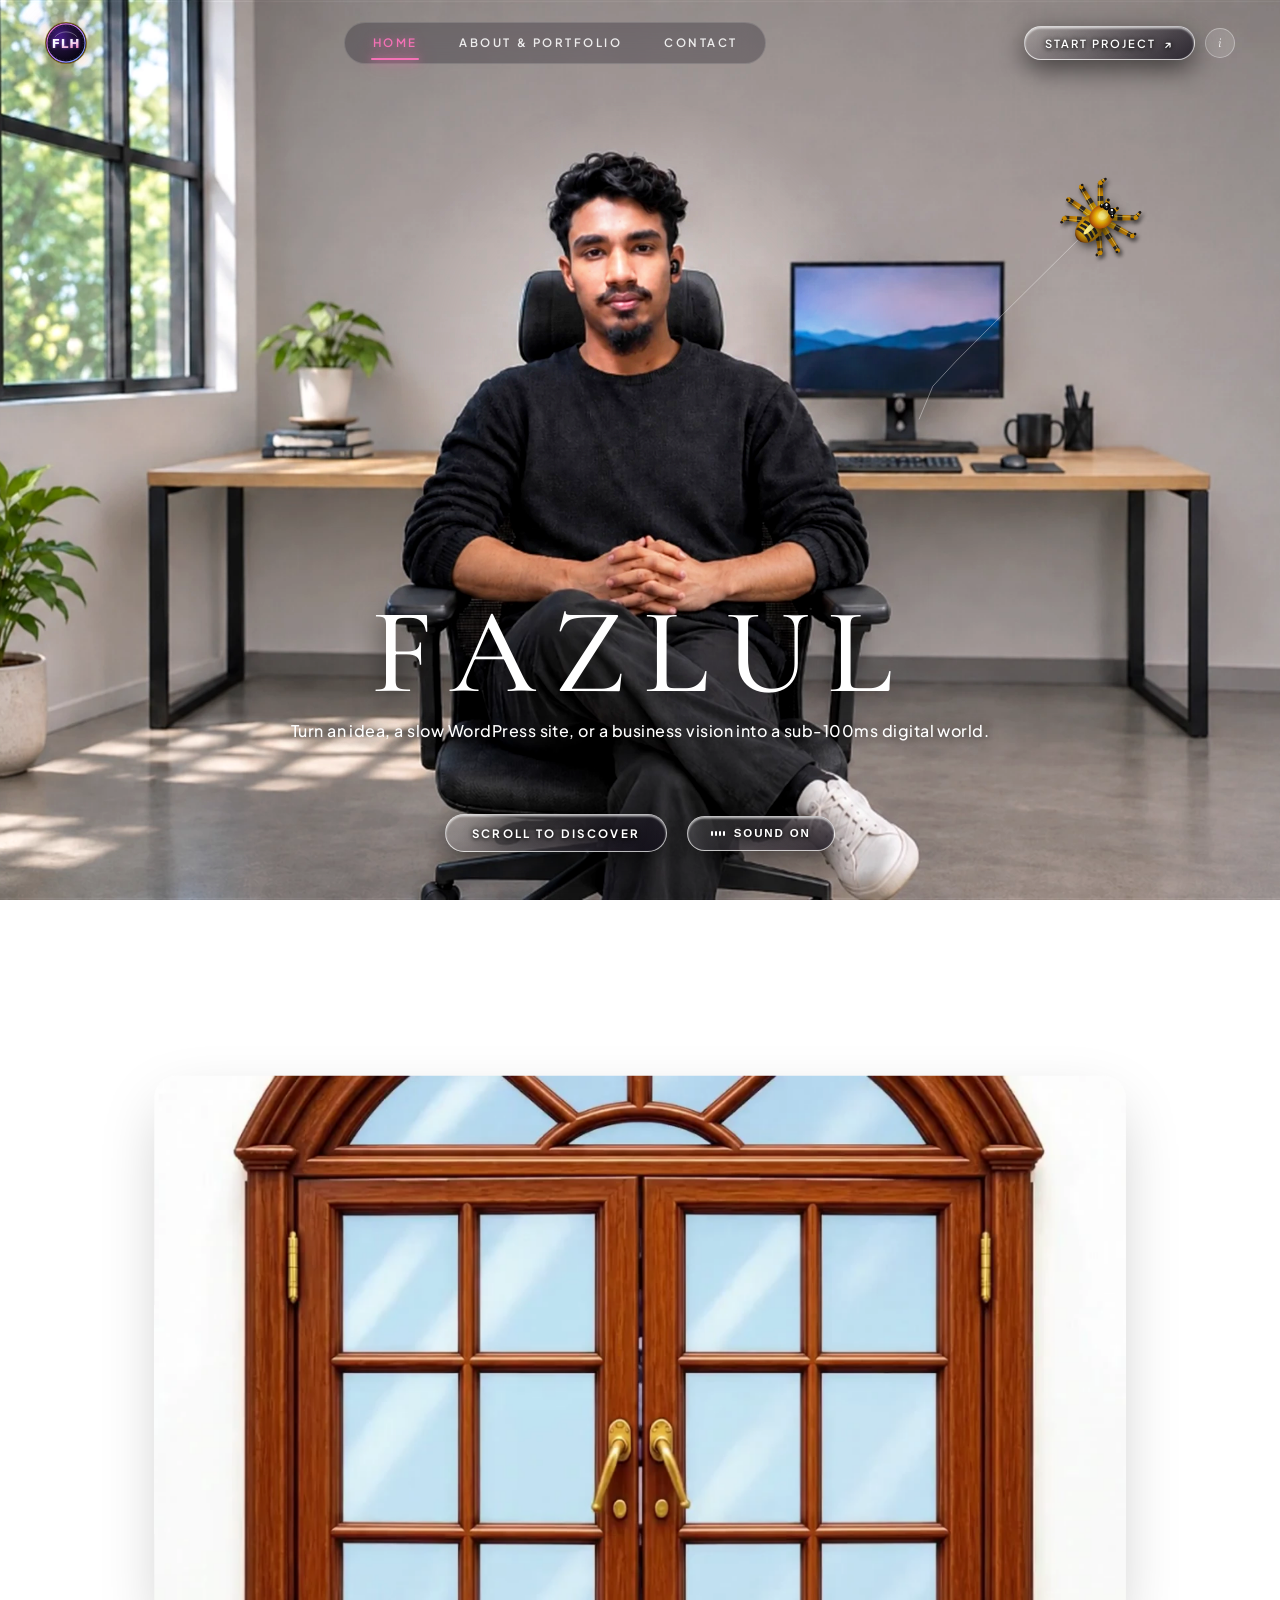
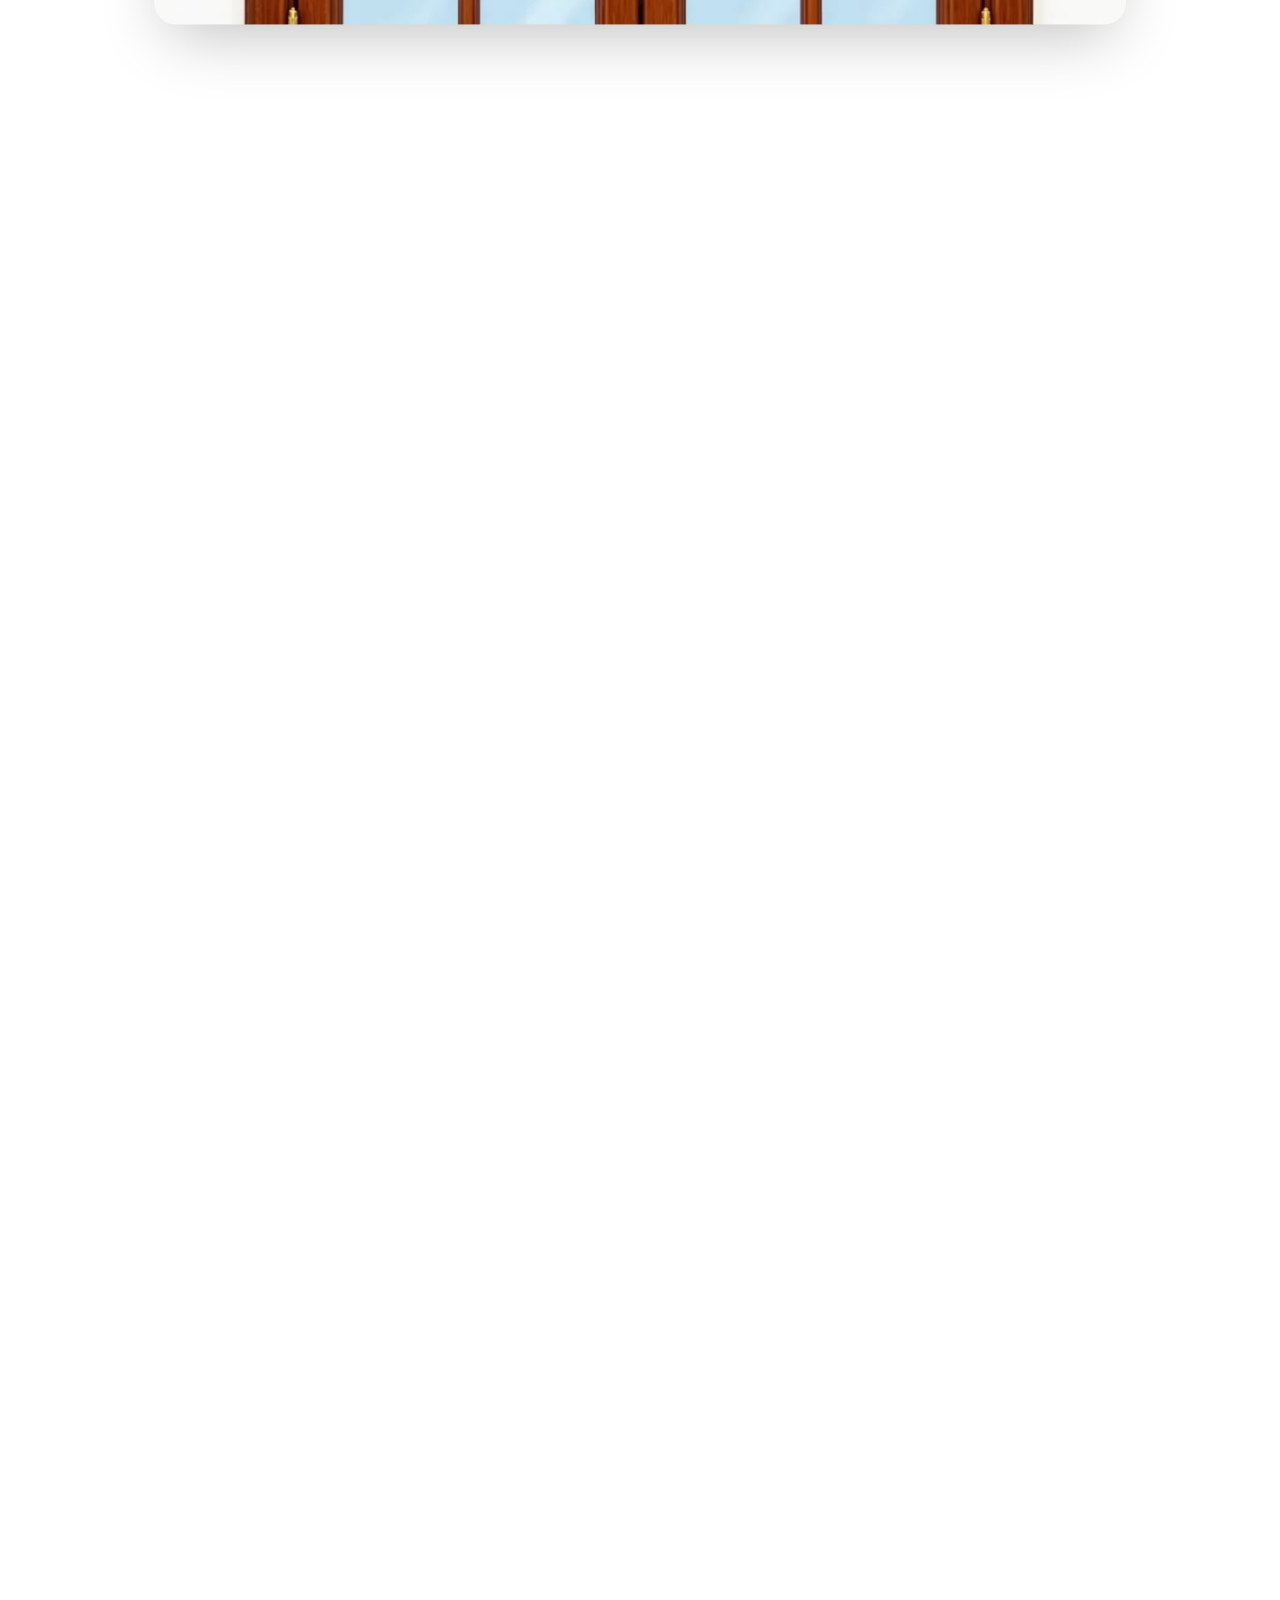
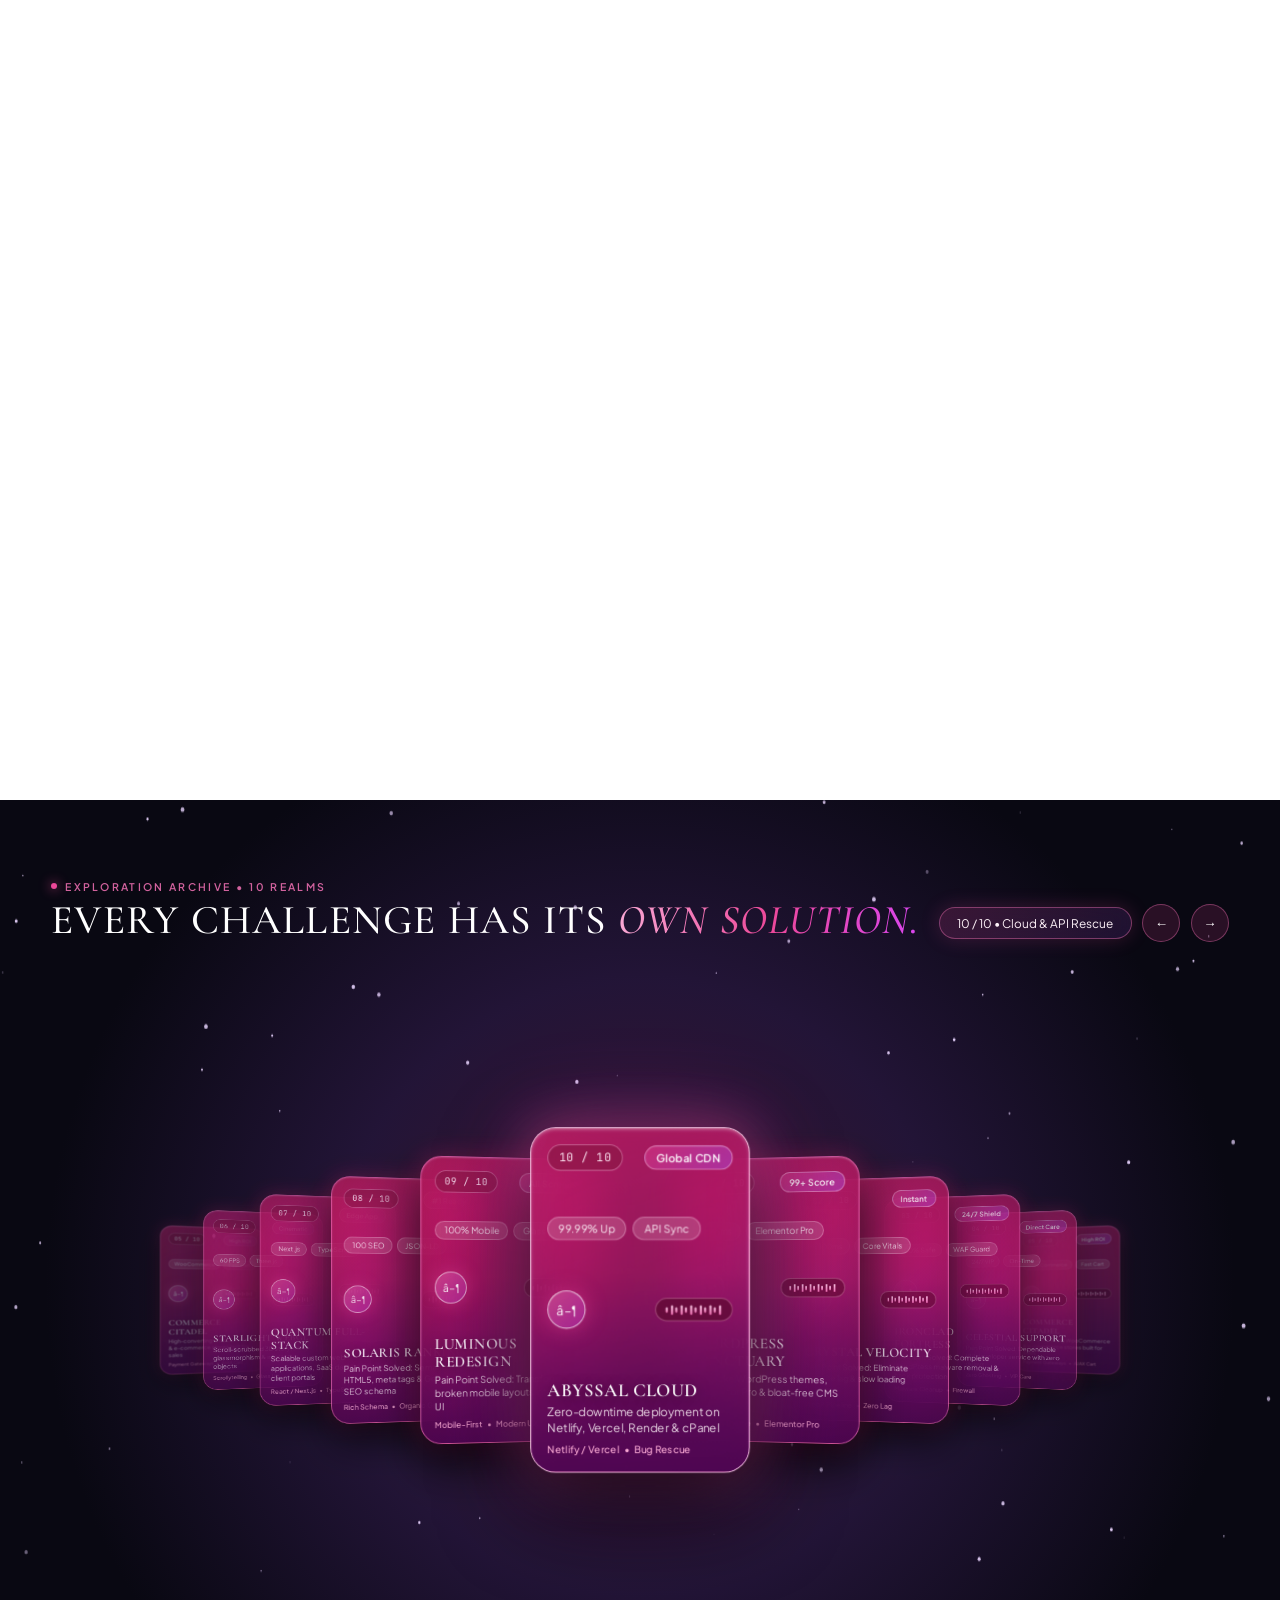
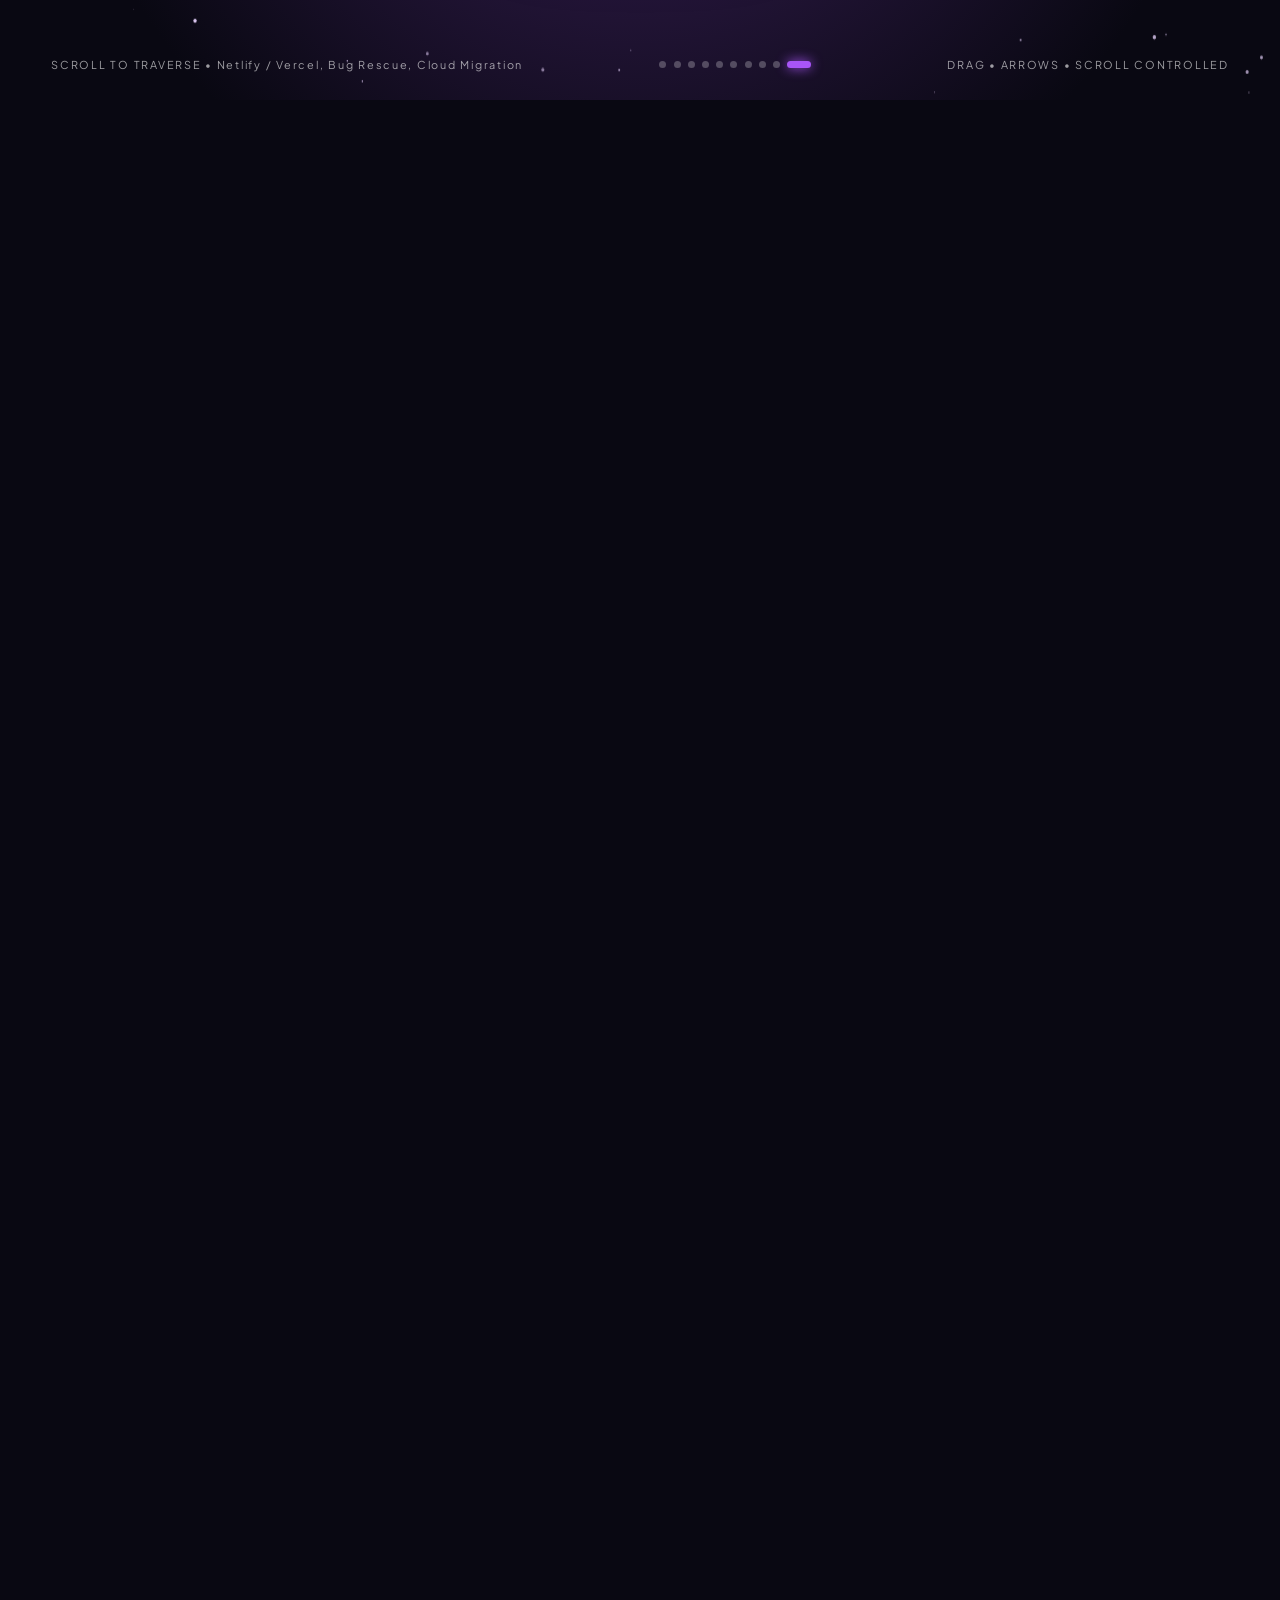
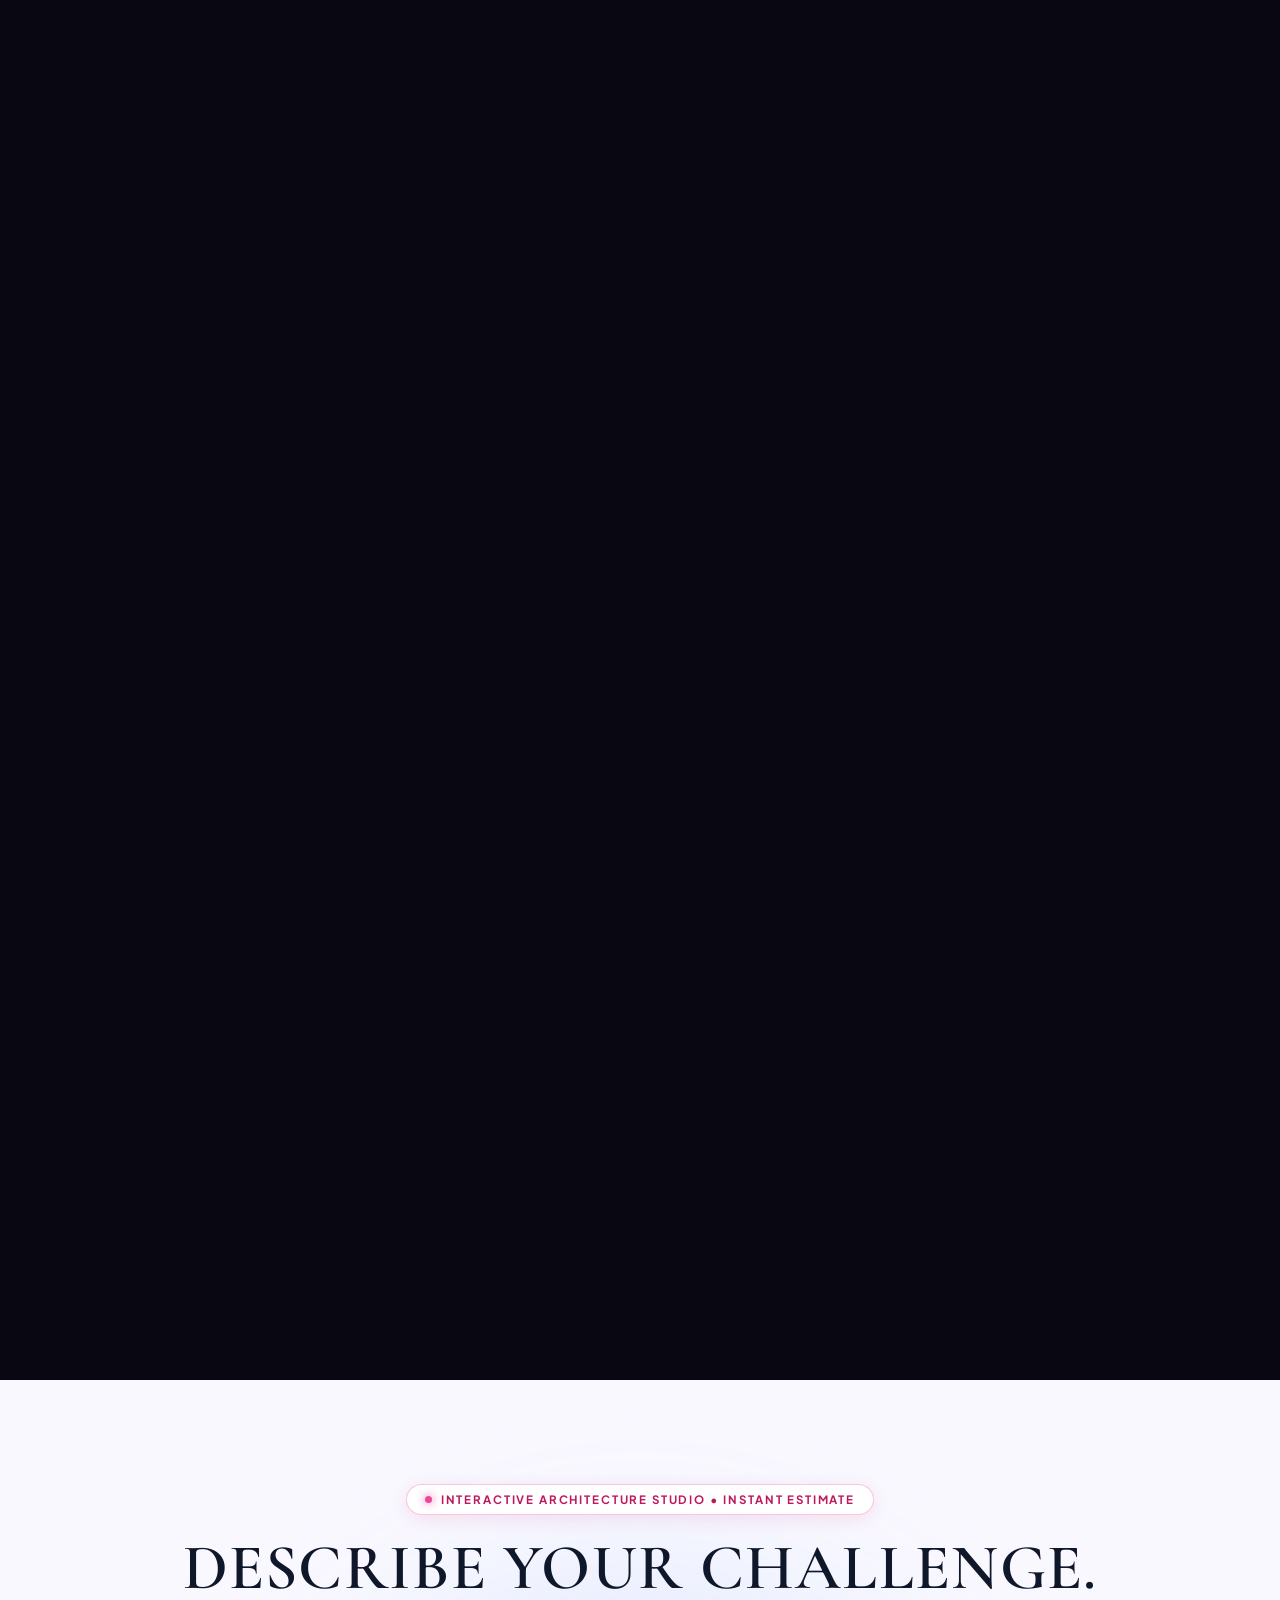
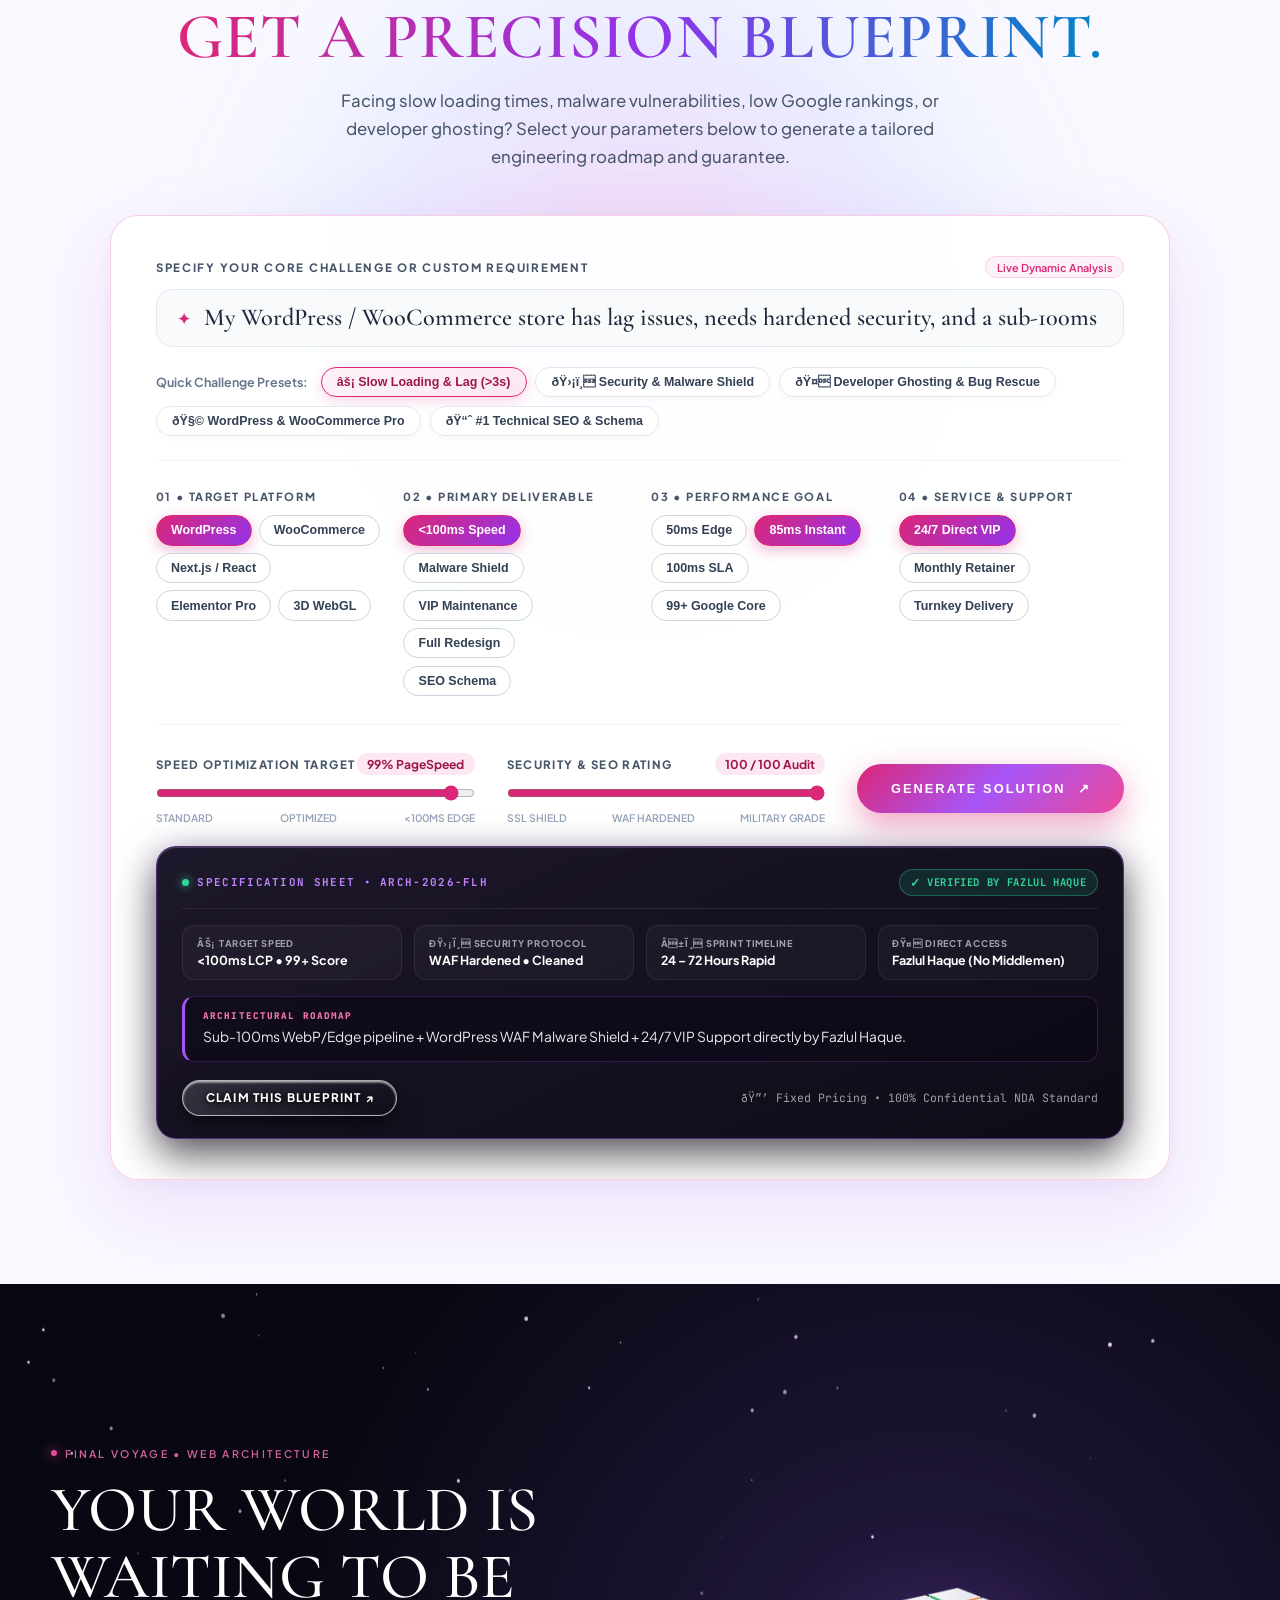
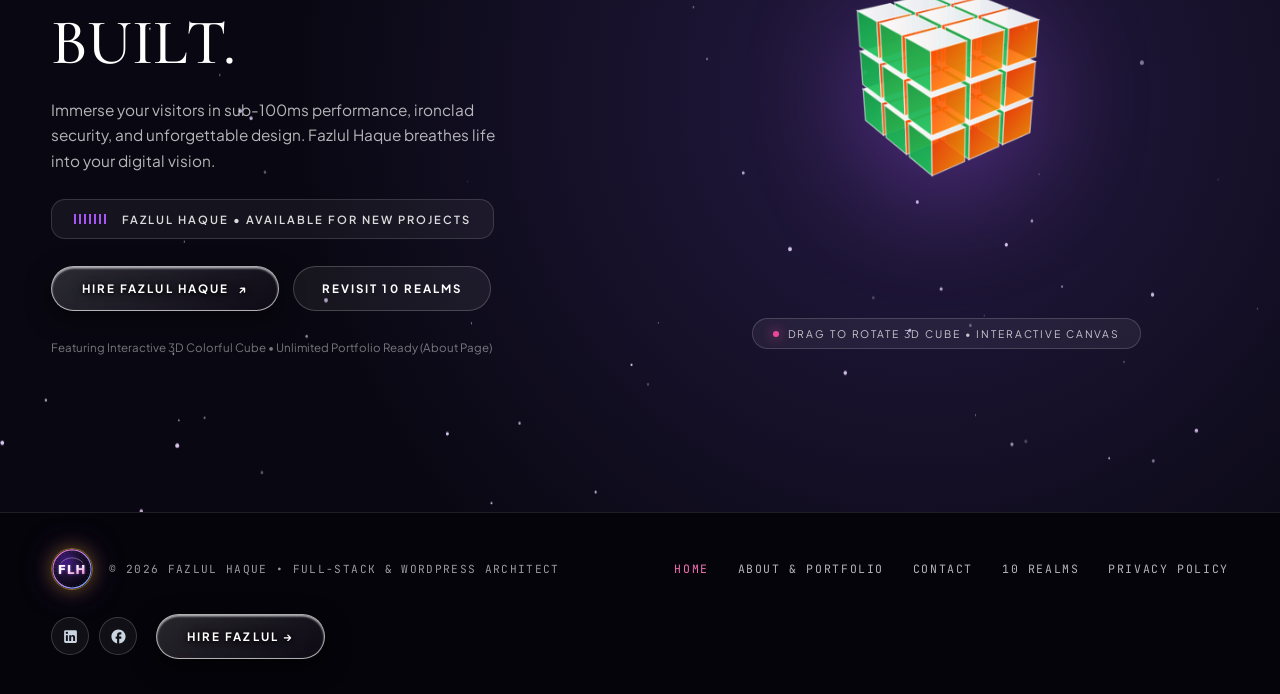
<file: index.html>
﻿<!DOCTYPE html>
<html lang="en">
<head>
  <meta charset="UTF-8" />
  <meta name="viewport" content="width=device-width, initial-scale=1.0, viewport-fit=cover" />

  <!-- SEO Meta Tags -->
  <title>Fazlul Haque | Full-Stack Web, WordPress &amp; 3D Interactive Developer</title>
  <meta name="description" content="Fazlul Haque — Full-Stack Web &amp; WordPress Developer creating sub-100ms ultra-fast websites, malware-shielded platforms, WooCommerce stores, and cinematic 3D web experiences." />
  <meta name="keywords" content="Fazlul Haque, Web Developer, WordPress Developer, WooCommerce, Speed Optimization, Security, 3D Website, Next.js Developer" />
  <meta name="robots" content="index, follow" />


  <!-- Open Graph & Social Sharing Rich Thumbnail Previews (WhatsApp, Facebook, LinkedIn, Twitter) -->
  <link rel="canonical" href="https://fazlul-haque-portfolio.onrender.com/" />
  <meta property="og:type" content="website" />
  <meta property="og:url" content="https://fazlul-haque-portfolio.onrender.com/" />
  <meta property="og:title" content="Fazlul Haque | Full-Stack Web, WordPress &amp; 3D Interactive Architect" />
  <meta property="og:description" content="Turn an idea, a slow WordPress site, or a business vision into a sub-100ms digital world. Direct Engineering with Fazlul Haque." />
  <meta property="og:image" content="https://fazlul-haque-portfolio.onrender.com/assets/hero-fazlul.webp" />
  <meta property="og:image:secure_url" content="https://fazlul-haque-portfolio.onrender.com/assets/hero-fazlul.webp" />
  <meta property="og:image:type" content="image/webp" />
  <meta property="og:image:width" content="1600" />
  <meta property="og:image:height" content="1000" />
  <meta property="og:image:alt" content="Fazlul Haque — Full-Stack Web and WordPress Architect" />

  <!-- Twitter / X Large Image Card Preview -->
  <meta name="twitter:card" content="summary_large_image" />
  <meta name="twitter:title" content="Fazlul Haque | Full-Stack Web &amp; WordPress Architect" />
  <meta name="twitter:description" content="Turn an idea, a slow WordPress site, or a business vision into a sub-100ms digital world. Direct Engineering with Fazlul Haque." />
  <meta name="twitter:image" content="https://fazlul-haque-portfolio.onrender.com/assets/hero-fazlul.webp" />

  <link rel="preconnect" href="https://fonts.googleapis.com" />
  <link rel="preconnect" href="https://fonts.gstatic.com" crossorigin />
  <link rel="preload" href="assets/hero-fazlul.webp" as="image" type="image/webp" imagesrcset="assets/hero-fazlul-mob.webp 960w, assets/hero-fazlul.webp 1600w" imagesizes="(max-width: 768px) 480px, 100vw" fetchpriority="high" />
  <link rel="preload" as="style" href="https://fonts.googleapis.com/css2?family=Cormorant+Garamond:ital,wght@0,500;0,600;0,700;1,600&family=Plus+Jakarta+Sans:wght@400;500;600;700&family=JetBrains+Mono:wght@400;500;600&display=swap" onload="this.onload=null;this.rel='stylesheet'" />
  <noscript><link href="https://fonts.googleapis.com/css2?family=Cormorant+Garamond:ital,wght@0,500;0,600;0,700;1,600&family=Plus+Jakarta+Sans:wght@400;500;600;700&family=JetBrains+Mono:wght@400;500;600&display=swap" rel="stylesheet" /></noscript>

  <link rel="stylesheet" href="styles.css?v=53.0" />
  <script defer src="app.js?v=53.0"></script>

  <!-- Rich JSON-LD Structured Data for Google Search -->
  <script type="application/ld+json">
  {
    "@context": "https://schema.org",
    "@graph": [
      {
        "@type": "WebSite",
        "@id": "https://fazlul-haque-portfolio.onrender.com/#website",
        "url": "https://fazlul-haque-portfolio.onrender.com/",
        "name": "Fazlul Haque — Full-Stack Web & WordPress Architecture Specialist",
        "description": "High-performance portfolio of Fazlul Haque featuring 10 digital realms, sub-100ms WordPress optimization, custom web engineering, and bulletproof security.",
        "inLanguage": "en",
        "publisher": {
          "@id": "https://fazlul-haque-portfolio.onrender.com/#person"
        }
      },
      {
        "@type": "Person",
        "@id": "https://fazlul-haque-portfolio.onrender.com/#person",
        "name": "Fazlul Haque",
        "jobTitle": "Full-Stack Web & WordPress Architecture Specialist",
        "description": "Full-Stack Web and WordPress Architect with 6+ years of expertise delivering sub-100ms PageSpeed, luxury UI/UX, and enterprise security.",
        "image": "https://fazlul-haque-portfolio.onrender.com/assets/hero-fazlul.webp",
        "url": "https://fazlul-haque-portfolio.onrender.com/",
        "email": "fazlulbusiness1@gmail.com",
        "telephone": "+8801302927167",
        "sameAs": [
          "https://www.linkedin.com/in/mdfazlulhaque003/",
          "https://www.facebook.com/profile.php?id=61572731453253",
          "https://github.com/fajfaj293-sudo"
        ],
        "knowsAbout": [
          "WordPress Architecture",
          "Sub-100ms Speed Optimization",
          "WooCommerce Performance",
          "Next.js and React",
          "Cybersecurity & Malware Shield",
          "Technical SEO & Core Web Vitals"
        ]
      },
      {
        "@type": "ProfessionalService",
        "@id": "https://fazlul-haque-portfolio.onrender.com/#service",
        "name": "Fazlul Haque Web Engineering Services",
        "url": "https://fazlul-haque-portfolio.onrender.com/",
        "priceRange": "$$",
        "image": "https://fazlul-haque-portfolio.onrender.com/assets/hero-fazlul.webp",
        "telephone": "+8801302927167",
        "email": "fazlulbusiness1@gmail.com",
        "areaServed": "Worldwide",
        "provider": {
          "@id": "https://fazlul-haque-portfolio.onrender.com/#person"
        },
        "hasOfferCatalog": {
          "@type": "OfferCatalog",
          "name": "Core Web Engineering Solutions",
          "itemListElement": [
            {
              "@type": "Offer",
              "itemOffered": {
                "@type": "Service",
                "name": "WordPress & Elementor Architecture",
                "description": "Custom themes, clean architecture, and headless CMS integrations."
              }
            },
            {
              "@type": "Offer",
              "itemOffered": {
                "@type": "Service",
                "name": "<100ms Speed Optimization",
                "description": "Sub-100ms response, 99+ Core Web Vitals, and edge caching pipelines."
              }
            },
            {
              "@type": "Offer",
              "itemOffered": {
                "@type": "Service",
                "name": "Security & Malware Shield",
                "description": "WAF hardening, malware remediation, and ironclad server security."
              }
            },
            {
              "@type": "Offer",
              "itemOffered": {
                "@type": "Service",
                "name": "Technical SEO & Schema Engineering",
                "description": "Semantic markup, JSON-LD structured data, and high-rank optimization."
              }
            }
          ]
        }
      }
    ]
  }
  </script>
</head>
<body>

  <!-- =====================================================================
       TOP FLOATING NAVBAR (EXACT MATCH TO VIDEO 0:02)
       ===================================================================== -->
  <header class="top-nav-bar" id="top-nav">
    <a href="#hero" class="nav-wave-logo" aria-label="Fazlul Haque (FLH) Home">
      <img src="assets/flh-logo.svg" alt="FLH Logo" class="flh-logo-svg" width="42" height="42" />
    </a>

    <nav class="nav-center-links" aria-label="Primary Navigation">
      <a href="index.html" class="active">HOME</a>
      <a href="about.html">ABOUT &amp; PORTFOLIO</a>
      <a href="contact.html">CONTACT</a>
    </nav>

    <div class="nav-right-group">
      <a href="contact.html" class="btn-shine start-creating-pill">
        <span>START PROJECT</span>
        <span class="arrow-ne">↗</span>
      </a>
      <button type="button" class="info-circle-btn" id="info-btn" aria-label="Portfolio Info">i</button>
    </div>
  </header>

  <main>
    <!-- =====================================================================
         1. HERO SECTION: FULLSCREEN CRYSTAL-CLEAR PHOTO OF FAZLUL HAQUE
            + INTERACTIVE MOUSE CURSOR SPOTLIGHT GLOW (VIDEO 0:01-0:04)
         ===================================================================== -->
    <section id="hero" class="hero-fullscreen">
      <div class="hero-img-container" id="hero-img-container">
        <img
          src="assets/hero-fazlul.webp"
          srcset="assets/hero-fazlul-mob.webp 960w, assets/hero-fazlul.webp 1600w"
          sizes="(max-width: 768px) 480px, 100vw"
          alt="Fazlul Haque — Full-Stack Web and WordPress Developer"
          width="1600"
          height="1000"
          fetchpriority="high"
          loading="eager"
          class="hero-main-img"
        />

        <!-- Interactive Mouse Cursor Daylight Spotlight Layer -->
        <div class="hero-spotlight-layer" id="hero-spotlight-layer">
          <img
            src="assets/hero-fazlul.webp"
            srcset="assets/hero-fazlul-mob.webp 960w, assets/hero-fazlul.webp 1600w"
            sizes="(max-width: 768px) 480px, 100vw"
            alt=""
            width="1600"
            height="1000"
            decoding="async"
            class="hero-main-img hero-bright-img"
            aria-hidden="true"
          />
        </div>
      </div>

      <!-- Transparent Water Ripple & Liquid Canvas Layer (Overlays Hero & Text) -->
      <canvas id="hero-water-canvas" class="hero-water-canvas" aria-hidden="true"></canvas>

      <!-- Minimal Sleek Title Positioned So Fazlul's Portrait Is Unobstructed -->
      <div class="hero-title-overlay" id="hero-title-overlay">
        <h1 class="tidalia-hero-title" id="hero-title" aria-label="FAZLUL">
          <span class="hero-letter" data-char="F">F</span><span class="hero-letter" data-char="A">A</span><span class="hero-letter" data-char="Z">Z</span><span class="hero-letter" data-char="L">L</span><span class="hero-letter" data-char="U">U</span><span class="hero-letter" data-char="L">L</span>
        </h1>
        <p class="tidalia-hero-sub">
          Turn an idea, a slow WordPress site, or a business vision into a sub-100ms digital world.
        </p>
      </div>

      <div class="hero-bottom-pills">
        <a href="#scroll-story-runway" class="scroll-discover-btn btn-shine">
          SCROLL TO DISCOVER
        </a>

        <button type="button" id="sound-btn" class="sound-on-btn btn-shine" aria-pressed="false">
          <span class="wave-bars"><i></i><i></i><i></i><i></i></span>
          <span id="sound-text">SOUND ON</span>
        </button>
      </div>
    </section>

    <!-- =====================================================================
         2. SCROLL-LINKED WINDOW VIDEO SHOWCASE (WHITE BACKGROUND & CENTERED FRAME)
         ===================================================================== -->
    <section id="scroll-story-runway" class="scroll-story-runway white-bg-runway">
      <div class="story-sticky-viewport white-viewport" id="story-sticky-viewport">

        <!-- Centered Window Stage on White Background that Zooms to Fullscreen (Pure Video Only) -->
        <div class="video-window-stage" id="video-window-stage">
          <div class="window-arch-wrapper" id="window-arch-wrapper">
            <!-- Fullscreen Scroll-Scrubbed Video via High-Speed Edge CDN (Cloudinary) -->
            <video
              id="portfolio-scroll-video"
              class="portfolio-scrub-video"
              poster="assets/video-poster.webp"
              width="1280"
              height="720"
              muted
              playsinline
              webkit-playsinline
              src="assets/scroll-video.mp4"
              preload="auto"
            >
              <source src="assets/scroll-video.mp4" type="video/mp4" />
              <source src="https://res.cloudinary.com/vqe5tonz/video/upload/q_auto,w_720/protfolio.mp4" type="video/mp4" />
            </video>
          </div>
        </div>

        <!-- Scene Content Overlays (Appear only AFTER the window opens, exactly synced with each scene) -->
        <div id="story-ui-container" class="story-ui-container">
          <!-- SCENE 1: ARCHITECTURE & WIREFRAMING -->
          <div class="story-scene-ui" id="scene-ui-1">
            <div class="story-text-left from-bottom">
              <div class="story-step-line"><i></i> 01 • ARCHITECTURE &amp; WIREFRAMING</div>
              <h2 class="story-serif-h2">Precision UI/UX &amp; Custom Wireframes</h2>
              <p class="story-sub-p">
                Every high-converting website begins with strategic wireframing, semantic structure, and bespoke layouts tailored to your brand.
              </p>
            </div>
            <div class="story-pills-right from-right">
              <div class="frosted-meta-pill"><span>DISCOVERY</span><strong>UX Research</strong></div>
              <div class="frosted-meta-pill"><span>BLUEPRINT</span><strong>100% Bespoke</strong></div>
              <div class="frosted-meta-pill"><span>FLOW</span><strong>Conversion-First</strong></div>
            </div>
          </div>

          <!-- SCENE 2: WORDPRESS & CUSTOM CODE -->
          <div class="story-scene-ui story-ui-top" id="scene-ui-2">
            <div class="story-text-left from-left">
              <div class="story-step-line"><i></i> 02 • WORDPRESS &amp; CUSTOM CODE</div>
              <h2 class="story-serif-h2">High-Performance WordPress &amp; Dynamic Engineering</h2>
              <p class="story-sub-p">
                Clean ACF Pro schemas, lightning-fast custom themes, and pixel-perfect Elementor builds crafted for zero bloat.
              </p>
            </div>
            <div class="story-pills-right from-right">
              <div class="frosted-meta-pill"><span>ENGINE</span><strong>PHP 8.3 &amp; Modern JS</strong></div>
              <div class="frosted-meta-pill"><span>CMS</span><strong>WordPress &amp; Elementor</strong></div>
              <div class="frosted-meta-pill"><span>INTEGRITY</span><strong>Zero Plugin Bloat</strong></div>
            </div>
          </div>

          <!-- SCENE 3: FLUID RESPONSIVENESS -->
          <div class="story-scene-ui" id="scene-ui-3">
            <div class="story-text-left from-bottom">
              <div class="story-step-line"><i></i> 03 • FLUID RESPONSIVENESS</div>
              <h2 class="story-serif-h2">Flawless Across Every Screen &amp; Device</h2>
              <p class="story-sub-p">
                Sub-100ms loading speeds, mobile-first perfection, and 99+ Google PageSpeed Core Web Vitals guaranteed.
              </p>
            </div>
            <div class="story-sliders-right from-right">
              <div class="frosted-wave-slider">
                <div class="fws-top"><span>MOBILE-FIRST</span><strong>100% FLUID</strong></div>
                <svg class="wave-svg" viewBox="0 0 100 20"><path d="M0 10 Q25 0 50 10 T100 10" fill="none" stroke="#38bdf8" stroke-width="2"/></svg>
              </div>
              <div class="frosted-wave-slider">
                <div class="fws-top"><span>CORE WEB VITALS</span><strong>99+ SPEED</strong></div>
                <svg class="wave-svg" viewBox="0 0 100 20"><path d="M0 15 Q25 5 50 15 T100 5" fill="none" stroke="#a855f7" stroke-width="2"/></svg>
              </div>
            </div>
          </div>

          <!-- SCENE 4: DIGITAL EXCELLENCE & CALL TO ACTION -->
          <div class="story-scene-ui story-ui-center" id="scene-ui-4">
            <div class="story-center-box from-bottom">
              <div class="story-step-line"><i></i> 04 • DIGITAL EXCELLENCE</div>
              <h2 class="story-serif-h2 center-h2">Ready to Elevate Your Digital Presence?</h2>
              <p class="story-sub-p" style="margin: 0 auto 2rem; max-width: 580px;">
                Let's transform your vision into an ultra-fast, high-converting digital world.
              </p>
              <div class="story-dual-btns">
                <a href="contact.html" class="pill-btn-purple btn-shine">START A PROJECT ✦</a>
                <a href="#composer-section" class="pill-btn-frosted btn-shine">EXPLORE SOLUTIONS →</a>
              </div>
            </div>
          </div>
        </div>

      </div>
    </section>

    <!-- =====================================================================
         3. 10 REALMS PINNED SCROLL-CONTROLLED HORIZONTAL CARD CAROUSEL
            (PRE-RENDERED DIRECTLY IN HTML SO ALL 10 DARK GLASS CARDS ALWAYS SHOW!)
            (EXACT MATCH TO VIDEO 0:21 - 0:25!)
         ===================================================================== -->
    <section id="realms-section" class="realms-pin-runway">
      <div class="realms-sticky-stage">
        <canvas id="realms-star-canvas" class="realms-star-canvas" aria-hidden="true"></canvas>

        <!-- Top Header Bar (Exact Video Match 0:22) -->
        <div class="realms-header-bar">
          <div class="rh-left">
            <div class="rh-eyebrow"><span class="dot-purple"></span> EXPLORATION ARCHIVE • 10 REALMS</div>
            <h2 class="rh-serif-title">
              EVERY CHALLENGE HAS ITS <span class="rh-italic-accent">OWN SOLUTION.</span>
            </h2>
          </div>

          <div class="rh-right">
            <div class="rh-counter-pill" id="active-realm-pill">01 / 10 • WordPress Mastery</div>
            <button type="button" class="rh-arrow-btn btn-shine" id="realm-prev-btn" aria-label="Previous Realm">&larr;</button>
            <button type="button" class="rh-arrow-btn btn-shine" id="realm-next-btn" aria-label="Next Realm">→</button>
          </div>
        </div>

        <!-- Center 3D Coverflow / Horizontal Card Track (All 10 Dark Glassmorphic Cards Static in HTML!) -->
        <div class="realms-viewport" id="realms-viewport">
          <div class="realms-track" id="realms-track">

            <!-- CARD 01 -->
            <article class="tidalia-realm-card shine-card active" data-card-idx="0" data-name="WordPress Mastery" data-tags="Custom Theme, Elementor Pro, ACF Pro">
              <div class="trc-bg" data-scene="scene1" data-grad="linear-gradient(155deg, rgba(236,72,153,0.52), rgba(168,85,247,0.58), rgba(88,28,135,0.72))" style="background-image: linear-gradient(155deg, rgba(236,72,153,0.52), rgba(168,85,247,0.58), rgba(88,28,135,0.72));"></div>
              <div class="trc-scrim"></div>
              <div class="trc-glass-sheen"></div>
              <div class="trc-top">
                <span class="trc-idx">01 / 10</span>
                <span class="trc-dur">99+ Score</span>
              </div>
              <div class="trc-badges"><span>&lt; 85ms</span><span>Elementor Pro</span></div>
              <div class="trc-mid">
                <div class="trc-play-btn">â–¶</div>
                <div class="trc-wave-pill"><i></i><i></i><i></i><i></i><i></i><i></i><i></i><i></i><i></i><i></i><i></i><i></i></div>
              </div>
              <div class="trc-bottom">
                <h3 class="trc-title">WORDPRESS SANCTUARY</h3>
                <p class="trc-sub">Bespoke WordPress themes, Elementor Pro &amp; bloat-free CMS builds</p>
                <div class="trc-tags"><span>Custom Theme</span> • <span>Elementor Pro</span></div>
              </div>
            </article>

            <!-- CARD 02 -->
            <article class="tidalia-realm-card shine-card" data-card-idx="1" data-name="Zero-Lag Speed" data-tags="WebP Pipeline, Edge Caching, Zero CLS">
              <div class="trc-bg" data-scene="scene2" data-grad="linear-gradient(155deg, rgba(244,63,94,0.54), rgba(217,70,239,0.58), rgba(112,26,117,0.75))" style="background-image: linear-gradient(155deg, rgba(244,63,94,0.54), rgba(217,70,239,0.58), rgba(112,26,117,0.75));"></div>
              <div class="trc-scrim"></div>
              <div class="trc-glass-sheen"></div>
              <div class="trc-top">
                <span class="trc-idx">02 / 10</span>
                <span class="trc-dur">Instant</span>
              </div>
              <div class="trc-badges"><span>&lt; 100ms</span><span>Core Vitals</span></div>
              <div class="trc-mid">
                <div class="trc-play-btn">â–¶</div>
                <div class="trc-wave-pill"><i></i><i></i><i></i><i></i><i></i><i></i><i></i><i></i><i></i><i></i><i></i><i></i></div>
              </div>
              <div class="trc-bottom">
                <h3 class="trc-title">CRYSTAL VELOCITY</h3>
                <p class="trc-sub">Pain Point Solved: Eliminate website lag &amp; slow loading forever</p>
                <div class="trc-tags"><span>WebP Pipeline</span> • <span>Zero Lag</span></div>
              </div>
            </article>

            <!-- CARD 03 -->
            <article class="tidalia-realm-card shine-card" data-card-idx="2" data-name="Security Shield" data-tags="Malware Cleanup, SSL Hardened, WAF Guard">
              <div class="trc-bg" data-scene="scene3" data-grad="linear-gradient(155deg, rgba(219,39,119,0.56), rgba(147,51,234,0.58), rgba(76,29,149,0.74))" style="background-image: linear-gradient(155deg, rgba(219,39,119,0.56), rgba(147,51,234,0.58), rgba(76,29,149,0.74));"></div>
              <div class="trc-scrim"></div>
              <div class="trc-glass-sheen"></div>
              <div class="trc-top">
                <span class="trc-idx">03 / 10</span>
                <span class="trc-dur">24/7 Shield</span>
              </div>
              <div class="trc-badges"><span>100% Safe</span><span>WAF Guard</span></div>
              <div class="trc-mid">
                <div class="trc-play-btn">â–¶</div>
                <div class="trc-wave-pill"><i></i><i></i><i></i><i></i><i></i><i></i><i></i><i></i><i></i><i></i><i></i><i></i></div>
              </div>
              <div class="trc-bottom">
                <h3 class="trc-title">IRONCLAD FORTRESS</h3>
                <p class="trc-sub">Pain Point Solved: Complete WordPress malware removal &amp; hack protection</p>
                <div class="trc-tags"><span>Malware Cleanup</span> • <span>Firewall</span></div>
              </div>
            </article>

            <!-- CARD 04 -->
            <article class="tidalia-realm-card shine-card" data-card-idx="3" data-name="VIP Service" data-tags="Zero Ghosting, Daily Updates, Monthly Care">
              <div class="trc-bg" data-scene="scene1" data-grad="linear-gradient(155deg, rgba(232,121,249,0.52), rgba(236,72,153,0.58), rgba(131,24,67,0.74))" style="background-image: linear-gradient(155deg, rgba(232,121,249,0.52), rgba(236,72,153,0.58), rgba(131,24,67,0.74));"></div>
              <div class="trc-scrim"></div>
              <div class="trc-glass-sheen"></div>
              <div class="trc-top">
                <span class="trc-idx">04 / 10</span>
                <span class="trc-dur">Direct Care</span>
              </div>
              <div class="trc-badges"><span>24/7 VIP</span><span>On-Time</span></div>
              <div class="trc-mid">
                <div class="trc-play-btn">â–¶</div>
                <div class="trc-wave-pill"><i></i><i></i><i></i><i></i><i></i><i></i><i></i><i></i><i></i><i></i><i></i><i></i></div>
              </div>
              <div class="trc-bottom">
                <h3 class="trc-title">CELESTIAL SUPPORT</h3>
                <p class="trc-sub">Pain Point Solved: Dependable VIP developer service with zero delays</p>
                <div class="trc-tags"><span>Zero Ghosting</span> • <span>VIP Care</span></div>
              </div>
            </article>

            <!-- CARD 05 -->
            <article class="tidalia-realm-card shine-card" data-card-idx="4" data-name="WooCommerce Stores" data-tags="Stripe / SSL, AJAX Filters, Fast Checkout">
              <div class="trc-bg" data-scene="scene2" data-grad="linear-gradient(155deg, rgba(244,114,182,0.52), rgba(192,38,211,0.58), rgba(88,28,135,0.75))" style="background-image: linear-gradient(155deg, rgba(244,114,182,0.52), rgba(192,38,211,0.58), rgba(88,28,135,0.75));"></div>
              <div class="trc-scrim"></div>
              <div class="trc-glass-sheen"></div>
              <div class="trc-top">
                <span class="trc-idx">05 / 10</span>
                <span class="trc-dur">High ROI</span>
              </div>
              <div class="trc-badges"><span>WooCommerce</span><span>Fast Cart</span></div>
              <div class="trc-mid">
                <div class="trc-play-btn">â–¶</div>
                <div class="trc-wave-pill"><i></i><i></i><i></i><i></i><i></i><i></i><i></i><i></i><i></i><i></i><i></i><i></i></div>
              </div>
              <div class="trc-bottom">
                <h3 class="trc-title">COMMERCE CITADEL</h3>
                <p class="trc-sub">High-converting WooCommerce &amp; e-commerce stores built for sales</p>
                <div class="trc-tags"><span>Payment Gateways</span> • <span>AJAX Cart</span></div>
              </div>
            </article>

            <!-- CARD 06 -->
            <article class="tidalia-realm-card shine-card" data-card-idx="5" data-name="3D Interactive Web" data-tags="Scrollytelling, 3D Objects, Shader Glow">
              <div class="trc-bg" data-scene="scene3" data-grad="linear-gradient(155deg, rgba(217,70,239,0.55), rgba(236,72,153,0.58), rgba(91,33,182,0.75))" style="background-image: linear-gradient(155deg, rgba(217,70,239,0.55), rgba(236,72,153,0.58), rgba(91,33,182,0.75));"></div>
              <div class="trc-scrim"></div>
              <div class="trc-glass-sheen"></div>
              <div class="trc-top">
                <span class="trc-idx">06 / 10</span>
                <span class="trc-dur">Cinematic</span>
              </div>
              <div class="trc-badges"><span>60 FPS</span><span>Three.js</span></div>
              <div class="trc-mid">
                <div class="trc-play-btn">â–¶</div>
                <div class="trc-wave-pill"><i></i><i></i><i></i><i></i><i></i><i></i><i></i><i></i><i></i><i></i><i></i><i></i></div>
              </div>
              <div class="trc-bottom">
                <h3 class="trc-title">STARLIGHT WEBGL</h3>
                <p class="trc-sub">Scroll-scrubbed 3D storytelling, glassmorphism &amp; interactive objects</p>
                <div class="trc-tags"><span>Scrollytelling</span> • <span>Glass UI</span></div>
              </div>
            </article>

            <!-- CARD 07 -->
            <article class="tidalia-realm-card shine-card" data-card-idx="6" data-name="Next.js & React" data-tags="React 19, Serverless, TypeScript">
              <div class="trc-bg" data-scene="scene1" data-grad="linear-gradient(155deg, rgba(236,72,153,0.54), rgba(168,85,247,0.58), rgba(112,26,117,0.75))" style="background-image: linear-gradient(155deg, rgba(236,72,153,0.54), rgba(168,85,247,0.58), rgba(112,26,117,0.75));"></div>
              <div class="trc-scrim"></div>
              <div class="trc-glass-sheen"></div>
              <div class="trc-top">
                <span class="trc-idx">07 / 10</span>
                <span class="trc-dur">Edge App</span>
              </div>
              <div class="trc-badges"><span>Next.js</span><span>TypeScript</span></div>
              <div class="trc-mid">
                <div class="trc-play-btn">â–¶</div>
                <div class="trc-wave-pill"><i></i><i></i><i></i><i></i><i></i><i></i><i></i><i></i><i></i><i></i><i></i><i></i></div>
              </div>
              <div class="trc-bottom">
                <h3 class="trc-title">QUANTUM FULL-STACK</h3>
                <p class="trc-sub">Scalable custom web applications, SaaS dashboards &amp; client portals</p>
                <div class="trc-tags"><span>React / Next.js</span> • <span>TypeScript</span></div>
              </div>
            </article>

            <!-- CARD 08 -->
            <article class="tidalia-realm-card shine-card" data-card-idx="7" data-name="Technical SEO" data-tags="Rich Schema, Meta Tags, Sitemap XML">
              <div class="trc-bg" data-scene="scene2" data-grad="linear-gradient(155deg, rgba(244,63,94,0.52), rgba(217,70,239,0.58), rgba(131,24,67,0.75))" style="background-image: linear-gradient(155deg, rgba(244,63,94,0.52), rgba(217,70,239,0.58), rgba(131,24,67,0.75));"></div>
              <div class="trc-scrim"></div>
              <div class="trc-glass-sheen"></div>
              <div class="trc-top">
                <span class="trc-idx">08 / 10</span>
                <span class="trc-dur">#1 Ready</span>
              </div>
              <div class="trc-badges"><span>100 SEO</span><span>JSON-LD</span></div>
              <div class="trc-mid">
                <div class="trc-play-btn">â–¶</div>
                <div class="trc-wave-pill"><i></i><i></i><i></i><i></i><i></i><i></i><i></i><i></i><i></i><i></i><i></i><i></i></div>
              </div>
              <div class="trc-bottom">
                <h3 class="trc-title">SOLARIS RANKING</h3>
                <p class="trc-sub">Pain Point Solved: Semantic HTML5, meta tags &amp; Google #1 SEO schema</p>
                <div class="trc-tags"><span>Rich Schema</span> • <span>Organic Growth</span></div>
              </div>
            </article>

            <!-- CARD 09 -->
            <article class="tidalia-realm-card shine-card" data-card-idx="8" data-name="Mobile Redesign" data-tags="Mobile-First, Retina Ready, Modern UX">
              <div class="trc-bg" data-scene="scene3" data-grad="linear-gradient(155deg, rgba(219,39,119,0.56), rgba(192,38,211,0.58), rgba(88,28,135,0.75))" style="background-image: linear-gradient(155deg, rgba(219,39,119,0.56), rgba(192,38,211,0.58), rgba(88,28,135,0.75));"></div>
              <div class="trc-scrim"></div>
              <div class="trc-glass-sheen"></div>
              <div class="trc-top">
                <span class="trc-idx">09 / 10</span>
                <span class="trc-dur">All Screens</span>
              </div>
              <div class="trc-badges"><span>100% Mobile</span><span>Glass UI</span></div>
              <div class="trc-mid">
                <div class="trc-play-btn">â–¶</div>
                <div class="trc-wave-pill"><i></i><i></i><i></i><i></i><i></i><i></i><i></i><i></i><i></i><i></i><i></i><i></i></div>
              </div>
              <div class="trc-bottom">
                <h3 class="trc-title">LUMINOUS REDESIGN</h3>
                <p class="trc-sub">Pain Point Solved: Transform broken mobile layouts into luxury UI</p>
                <div class="trc-tags"><span>Mobile-First</span> • <span>Modern UX</span></div>
              </div>
            </article>

            <!-- CARD 10 -->
            <article class="tidalia-realm-card shine-card" data-card-idx="9" data-name="Cloud & API Rescue" data-tags="Netlify / Vercel, Bug Rescue, Cloud Migration">
              <div class="trc-bg" data-scene="scene1" data-grad="linear-gradient(155deg, rgba(236,72,153,0.54), rgba(147,51,234,0.58), rgba(76,29,149,0.75))" style="background-image: linear-gradient(155deg, rgba(236,72,153,0.54), rgba(147,51,234,0.58), rgba(76,29,149,0.75));"></div>
              <div class="trc-scrim"></div>
              <div class="trc-glass-sheen"></div>
              <div class="trc-top">
                <span class="trc-idx">10 / 10</span>
                <span class="trc-dur">Global CDN</span>
              </div>
              <div class="trc-badges"><span>99.99% Up</span><span>API Sync</span></div>
              <div class="trc-mid">
                <div class="trc-play-btn">â–¶</div>
                <div class="trc-wave-pill"><i></i><i></i><i></i><i></i><i></i><i></i><i></i><i></i><i></i><i></i><i></i><i></i></div>
              </div>
              <div class="trc-bottom">
                <h3 class="trc-title">ABYSSAL CLOUD</h3>
                <p class="trc-sub">Zero-downtime deployment on Netlify, Vercel, Render &amp; cPanel</p>
                <div class="trc-tags"><span>Netlify / Vercel</span> • <span>Bug Rescue</span></div>
              </div>
            </article>

          </div>
        </div>

        <!-- Bottom Bar with 10 Progress Dots (Exact Video Match 0:23) -->
        <div class="realms-footer-bar">
          <div class="rf-left">
            SCROLL TO TRAVERSE • <span id="active-realm-mood">Custom Theme, Elementor Pro, ACF Pro</span>
          </div>

          <div class="rf-dots" id="rf-dots">
            <button type="button" class="rf-dot active" data-dot-idx="0" aria-label="Realm 1"></button>
            <button type="button" class="rf-dot" data-dot-idx="1" aria-label="Realm 2"></button>
            <button type="button" class="rf-dot" data-dot-idx="2" aria-label="Realm 3"></button>
            <button type="button" class="rf-dot" data-dot-idx="3" aria-label="Realm 4"></button>
            <button type="button" class="rf-dot" data-dot-idx="4" aria-label="Realm 5"></button>
            <button type="button" class="rf-dot" data-dot-idx="5" aria-label="Realm 6"></button>
            <button type="button" class="rf-dot" data-dot-idx="6" aria-label="Realm 7"></button>
            <button type="button" class="rf-dot" data-dot-idx="7" aria-label="Realm 8"></button>
            <button type="button" class="rf-dot" data-dot-idx="8" aria-label="Realm 9"></button>
            <button type="button" class="rf-dot" data-dot-idx="9" aria-label="Realm 10"></button>
          </div>

          <div class="rf-right">
            DRAG • ARROWS • SCROLL CONTROLLED
          </div>
        </div>
      </div>
    </section>

    <!-- =====================================================================
         4. INTERACTIVE COMPOSER / PAIN-POINT SOLVER SECTION
            (PREMIUM ARCHITECTURE BLUEPRINT STUDIO)
         ===================================================================== -->
    <section id="composer-section" class="light-composer-section">
      <div class="light-aurora-glow" aria-hidden="true"></div>

      <div class="composer-container">
        <div class="composer-header">
          <div class="studio-badge-pill">
            <span class="studio-pulse-dot"></span>
            <span>INTERACTIVE ARCHITECTURE STUDIO • INSTANT ESTIMATE</span>
          </div>
          <h2 class="composer-serif-title">
            DESCRIBE YOUR CHALLENGE.<br />
            <span class="composer-gradient-text">GET A PRECISION BLUEPRINT.</span>
          </h2>
          <p class="composer-sub">
            Facing slow loading times, malware vulnerabilities, low Google rankings, or developer ghosting? Select your parameters below to generate a tailored engineering roadmap and guarantee.
          </p>
        </div>

        <div class="composer-white-card shine-card">
          <div class="prompt-box-area">
            <div class="prompt-header-flex">
              <span class="prompt-tiny-label">SPECIFY YOUR CORE CHALLENGE OR CUSTOM REQUIREMENT</span>
              <span class="prompt-status-tag">Live Dynamic Analysis</span>
            </div>
            <div class="composer-input-wrapper">
              <span class="input-icon-symbol">✦</span>
              <input
                type="text"
                id="composer-prompt-input"
                class="composer-prompt-input"
                value="My WordPress / WooCommerce store has lag issues, needs hardened security, and a sub-100ms luxury redesign."
                aria-label="Your website challenge prompt"
              />
            </div>

            <div class="inspirations-row">
              <span class="insp-label">Quick Challenge Presets:</span>
              <button type="button" class="insp-pill active" data-pain-key="lag">âš¡ Slow Loading &amp; Lag (&gt;3s)</button>
              <button type="button" class="insp-pill" data-pain-key="security">ðŸ›¡ï¸ Security &amp; Malware Shield</button>
              <button type="button" class="insp-pill" data-pain-key="service">ðŸ¤ Developer Ghosting &amp; Bug Rescue</button>
              <button type="button" class="insp-pill" data-pain-key="wordpress">ðŸ§© WordPress &amp; WooCommerce Pro</button>
              <button type="button" class="insp-pill" data-pain-key="seo">ðŸ“ˆ #1 Technical SEO &amp; Schema</button>
            </div>
          </div>

          <div class="composer-filters-grid">
            <div class="filter-col">
              <span class="filter-col-title">01 • TARGET PLATFORM</span>
              <div class="filter-pill-group">
                <button type="button" class="f-pill active">WordPress</button>
                <button type="button" class="f-pill">WooCommerce</button>
                <button type="button" class="f-pill">Next.js / React</button>
                <button type="button" class="f-pill">Elementor Pro</button>
                <button type="button" class="f-pill">3D WebGL</button>
              </div>
            </div>

            <div class="filter-col">
              <span class="filter-col-title">02 • PRIMARY DELIVERABLE</span>
              <div class="filter-pill-group">
                <button type="button" class="f-pill active">&lt;100ms Speed</button>
                <button type="button" class="f-pill">Malware Shield</button>
                <button type="button" class="f-pill">VIP Maintenance</button>
                <button type="button" class="f-pill">Full Redesign</button>
                <button type="button" class="f-pill">SEO Schema</button>
              </div>
            </div>

            <div class="filter-col">
              <span class="filter-col-title">03 • PERFORMANCE GOAL</span>
              <div class="filter-pill-group">
                <button type="button" class="f-pill">50ms Edge</button>
                <button type="button" class="f-pill active">85ms Instant</button>
                <button type="button" class="f-pill">100ms SLA</button>
                <button type="button" class="f-pill">99+ Google Core</button>
              </div>
            </div>

            <div class="filter-col">
              <span class="filter-col-title">04 • SERVICE &amp; SUPPORT</span>
              <div class="filter-pill-group">
                <button type="button" class="f-pill active">24/7 Direct VIP</button>
                <button type="button" class="f-pill">Monthly Retainer</button>
                <button type="button" class="f-pill">Turnkey Delivery</button>
              </div>
            </div>
          </div>

          <div class="composer-bottom-row">
            <div class="comp-slider-box">
              <div class="cs-head">
                <span class="cs-label-text">SPEED OPTIMIZATION TARGET</span>
                <strong id="speed-val">99% PageSpeed</strong>
              </div>
              <input type="range" min="80" max="100" value="99" class="purple-range" id="speed-range" aria-label="Speed Optimization Percentage" />
              <div class="cs-ticks"><span>STANDARD</span><span>OPTIMIZED</span><span>&lt;100MS EDGE</span></div>
            </div>

            <div class="comp-slider-box">
              <div class="cs-head">
                <span class="cs-label-text">SECURITY &amp; SEO RATING</span>
                <strong id="sec-val">100 / 100 Audit</strong>
              </div>
              <input type="range" min="85" max="100" value="100" class="purple-range" id="sec-range" aria-label="Security and SEO Score" />
              <div class="cs-ticks"><span>SSL SHIELD</span><span>WAF HARDENED</span><span>MILITARY GRADE</span></div>
            </div>

            <div class="comp-cta-box">
              <button type="button" id="generate-solution-btn" class="btn-shine generate-soundtrack-btn">
                <span>GENERATE SOLUTION</span>
                <span>↗</span>
              </button>
            </div>
          </div>

          <!-- Upgraded Premium Architectural Blueprint Specification Card -->
          <div class="blueprint-console-card shine-card" id="generated-solution-toast">
            <div class="bc-top-bar">
              <div class="bc-meta-left">
                <span class="bc-pulse-dot"></span>
                <span class="bc-code">SPECIFICATION SHEET &bull; ARCH-2026-FLH</span>
              </div>
              <div class="bc-verified-pill">
                <span class="bc-check">✓</span>
                <span>VERIFIED BY FAZLUL HAQUE</span>
              </div>
            </div>

            <div class="bc-specs-grid">
              <div class="bc-spec-box">
                <span class="bc-spec-label">âš¡ TARGET SPEED</span>
                <strong class="bc-spec-val" id="bc-speed-metric">&lt;100ms LCP &bull; 99+ Score</strong>
              </div>
              <div class="bc-spec-box">
                <span class="bc-spec-label">ðŸ›¡ï¸ SECURITY PROTOCOL</span>
                <strong class="bc-spec-val" id="bc-sec-metric">WAF Hardened &bull; Cleaned</strong>
              </div>
              <div class="bc-spec-box">
                <span class="bc-spec-label">â±ï¸ SPRINT TIMELINE</span>
                <strong class="bc-spec-val">24 &ndash; 72 Hours Rapid</strong>
              </div>
              <div class="bc-spec-box">
                <span class="bc-spec-label">ðŸ¤ DIRECT ACCESS</span>
                <strong class="bc-spec-val">Fazlul Haque (No Middlemen)</strong>
              </div>
            </div>

            <div class="bc-narrative-area">
              <span class="bc-blueprint-tag">ARCHITECTURAL ROADMAP</span>
              <p class="bc-narrative-text" id="generated-solution-text">
                Sub-100ms WebP/Edge pipeline + WordPress WAF Malware Shield + 24/7 VIP Support directly by Fazlul Haque.
              </p>
            </div>

            <div class="bc-cta-row">
              <a href="contact.html" class="btn-shine pill-btn-purple bc-claim-btn">
                <span>CLAIM THIS BLUEPRINT ↗</span>
              </a>
              <span class="bc-guarantee-note">ðŸ”’ Fixed Pricing &bull; 100% Confidential NDA Standard</span>
            </div>
          </div>
        </div>
      </div>
    </section>

    <!-- =====================================================================
         5. FINAL VOYAGE FOOTER + FLOATING INTERACTIVE 3D COLORFUL CUBE
            (EXACT MATCH TO VIDEO 0:28 - 0:30!)
         ===================================================================== -->
    <footer id="final-voyage" class="final-voyage-section">
      <canvas id="footer-star-canvas" class="realms-star-canvas" aria-hidden="true"></canvas>

      <div class="voyage-container">
        <div class="voyage-left">
          <div class="rh-eyebrow"><span class="dot-purple"></span> FINAL VOYAGE • WEB ARCHITECTURE</div>
          <h2 class="voyage-serif-title">
            YOUR WORLD IS<br />
            WAITING TO BE<br />
            BUILT.
          </h2>
          <p class="voyage-sub">
            Immerse your visitors in sub-100ms performance, ironclad security, and unforgettable design. Fazlul Haque breathes life into your digital vision.
          </p>

          <div class="voyage-wave-bar shine-card">
            <span class="vw-dots"><i></i><i></i><i></i><i></i><i></i><i></i><i></i></span>
            <span class="vw-text">FAZLUL HAQUE • AVAILABLE FOR NEW PROJECTS</span>
          </div>

          <div class="voyage-btns">
            <a href="contact.html" class="btn-shine pill-btn-purple">
              <span>HIRE FAZLUL HAQUE</span>
              <span>↗</span>
            </a>
            <a href="#realms-section" class="btn-shine pill-btn-dark">
              <span>REVISIT 10 REALMS</span>
            </a>
          </div>

          <span class="voyage-tiny-note">
            Featuring Interactive 3D Colorful Cube • Unlimited Portfolio Ready (About Page)
          </span>
        </div>

        <!-- Right Side: Floating 3D Colorful Multi-Box Cube in Space -->
        <div class="voyage-right">
          <div class="cube-floating-stage">
            <canvas id="voyage-3d-cube" width="560" height="520" aria-label="Interactive 3D Colorful Cube — Drag to rotate"></canvas>
            <div class="drag-rotate-pill shine-card">
              <span class="dot-purple"></span>
              <span>DRAG TO ROTATE 3D CUBE • INTERACTIVE CANVAS</span>
            </div>
          </div>
        </div>
      </div>
    </footer>
  </main>

  <footer class="about-footer-bar">
    <div class="af-container">
      <div class="af-left">
        <a href="index.html" class="nav-wave-logo" aria-label="Fazlul Haque (FLH) Home">
          <img src="assets/flh-logo.svg" alt="FLH Logo" class="flh-logo-svg" width="42" height="42" loading="lazy" decoding="async" />
        </a>
        <span>&copy; 2026 FAZLUL HAQUE &bull; FULL-STACK &amp; WORDPRESS ARCHITECT</span>
      </div>

      <nav class="af-links" aria-label="Footer Navigation">
        <a href="index.html" class="active">HOME</a>
        <a href="about.html">ABOUT &amp; PORTFOLIO</a>
        <a href="contact.html">CONTACT</a>
        <a href="index.html#realms-section">10 REALMS</a>
        <a href="privacy.html">PRIVACY POLICY</a>
      </nav>

      <div class="af-right">
        <div class="footer-social-wrap">
          <a href="https://www.linkedin.com/in/mdfazlulhaque003/" target="_blank" rel="noopener noreferrer" class="social-footer-btn" aria-label="Fazlul Haque LinkedIn" title="LinkedIn Profile">
            <svg width="17" height="17" viewBox="0 0 24 24" fill="currentColor">
              <path d="M19 3a2 2 0 0 1 2 2v14a2 2 0 0 1-2 2H5a2 2 0 0 1-2-2V5a2 2 0 0 1 2-2h14m-.5 15.5v-5.3a3.26 3.26 0 0 0-3.26-3.26c-.85 0-1.84.52-2.28 1.3v-1.11h-2.79v8.37h2.79v-4.93c0-.77.62-1.4 1.39-1.4a1.4 1.4 0 0 1 1.4 1.4v4.93h2.75M6.88 8.56a1.68 1.68 0 0 0 1.68-1.68c0-.93-.75-1.69-1.68-1.69a1.69 1.69 0 0 0-1.69 1.69c0 .93.76 1.68 1.69 1.68m1.39 9.94v-8.37H5.5v8.37h2.77z"/>
            </svg>
          </a>
          <a href="https://www.facebook.com/profile.php?id=61572731453253" target="_blank" rel="noopener noreferrer" class="social-footer-btn" aria-label="Fazlul Haque Facebook" title="Facebook Page">
            <svg width="17" height="17" viewBox="0 0 24 24" fill="currentColor">
              <path d="M22 12c0-5.52-4.48-10-10-10S2 6.48 2 12c0 4.84 3.44 8.87 8 9.8V15H8v-3h2V9.5C10 7.57 11.57 6 13.5 6H16v3h-2c-.55 0-1 .45-1 1v2h3v3h-3v6.95c5.05-.5 9-4.76 9-9.95z"/>
            </svg>
          </a>
        </div>
        <a href="contact.html" class="btn-shine pill-btn-purple bubble-glass-btn">
          <span class="btn-label-text">HIRE FAZLUL &rarr;</span>
        </a>
      </div>
    </div>
  </footer>


  <!-- Modal for Inspecting Any Realm Card or Previewing the Unlimited About-Page Portfolio Engine -->
  <div class="realm-modal-backdrop" id="realm-modal" aria-hidden="true">
    <div class="realm-modal-card shine-card">
      <div class="rm-header">
        <span class="rm-tag" id="rm-tag">01 / 10 • REALM DETAILS</span>
        <button type="button" class="rm-close" id="rm-close">✕</button>
      </div>
      <h3 class="rm-title" id="rm-title">WordPress &amp; Elementor Mastery</h3>
      <p class="rm-desc" id="rm-desc"></p>
      <div class="rm-list" id="rm-list"></div>
      <div class="rm-footer">
        <a href="contact.html" class="btn-shine pill-btn-purple bubble-glass-btn" id="rm-cta"><span class="btn-label-text">START THIS PROJECT ↗</span></a>
      </div>
    </div>
  </div>

  <!-- Floating Back-to-Top Rocket Button (One-Click Smooth Scroll to Hero) -->
  <button type="button" class="floating-back-to-top shine-card" id="back-to-top-btn" aria-label="Back to Top">
    <span class="btt-icon">↑</span>
    <span class="btt-text">TOP</span>
  </button>

  <!-- Interactive Golden-Yellow Jumping Spider Canvas (Follows Cursor with Organic Inverse Kinematics) -->
  <canvas id="cursor-spider-canvas" class="cursor-spider-canvas" aria-hidden="true"></canvas>

  <!-- Standard defer script (No type="module") so it runs 100% on file:///C:/Users/... -->


  <!-- Floating Mobile Bottom Navigation Dock (Visible on Mobile Screens < 768px) -->
  <nav class="mobile-bottom-dock" aria-label="Mobile Navigation">
    <a href="index.html" class="mob-dock-item active">
      <svg class="dock-icon" viewBox="0 0 24 24" width="20" height="20" fill="none" stroke="currentColor" stroke-width="2">
        <path d="M3 9l9-7 9 7v11a2 2 0 0 1-2 2H5a2 2 0 0 1-2-2z"/>
        <polyline points="9 22 9 12 15 12 15 22"/>
      </svg>
      <span>HOME</span>
    </a>
    <a href="about.html" class="mob-dock-item ">
      <svg class="dock-icon" viewBox="0 0 24 24" width="20" height="20" fill="none" stroke="currentColor" stroke-width="2">
        <rect x="2" y="7" width="20" height="14" rx="2" ry="2"/>
        <path d="M16 21V5a2 2 0 0 0-2-2h-4a2 2 0 0 0-2 2v16"/>
      </svg>
      <span>ABOUT</span>
    </a>
    <a href="contact.html" class="mob-dock-item ">
      <svg class="dock-icon" viewBox="0 0 24 24" width="20" height="20" fill="none" stroke="currentColor" stroke-width="2">
        <path d="M21 15a2 2 0 0 1-2 2H7l-4 4V5a2 2 0 0 1 2-2h14a2 2 0 0 1 2 2z"/>
      </svg>
      <span>CONTACT</span>
    </a>
    <a href="https://wa.me/8801302927167" target="_blank" rel="noopener noreferrer" class="mob-dock-item mob-dock-wa" aria-label="Direct WhatsApp">
      <svg class="dock-icon" viewBox="0 0 24 24" width="20" height="20" fill="currentColor">
        <path d="M20.52 3.48A11.93 11.93 0 0 0 12.06 0C5.46 0 .09 5.37.09 11.97c0 2.11.55 4.17 1.6 5.99L0 24l6.21-1.63a11.9 11.9 0 0 0 5.85 1.52h.01c6.6 0 11.97-5.37 11.97-11.97 0-3.2-1.25-6.21-3.52-8.44zm-8.46 18.39h-.01a9.9 9.9 0 0 1-5.04-1.38l-.36-.21-3.74.98 1-3.65-.24-.38a9.92 9.92 0 0 1-1.52-5.26c0-5.48 4.46-9.94 9.94-9.94 2.65 0 5.15 1.03 7.03 2.91a9.88 9.88 0 0 1 2.91 7.03c0 5.48-4.46 9.94-9.94 9.94zm5.45-7.44c-.3-.15-1.77-.87-2.04-.97-.27-.1-.47-.15-.67.15-.2.3-.77.97-.94 1.17-.17.2-.35.22-.65.07-.3-.15-1.26-.46-2.4-1.48-.89-.79-1.49-1.77-1.66-2.07-.17-.3-.02-.46.13-.61.14-.13.3-.35.45-.52.15-.17.2-.3.3-.5.1-.2.05-.37-.02-.52-.08-.15-.67-1.62-.92-2.22-.24-.58-.49-.5-.67-.51h-.57c-.2 0-.52.07-.8.37-.27.3-1.05 1.03-1.05 2.51s1.08 2.91 1.23 3.11c.15.2 2.12 3.24 5.14 4.54.72.31 1.28.5 1.72.64.72.23 1.38.2 1.9.12.58-.09 1.77-.72 2.02-1.42.25-.7.25-1.3.17-1.42-.07-.12-.27-.2-.57-.35z"/>
      </svg>
      <span>CHAT</span>
    </a>
  </nav>

</body>
</html>
</file>
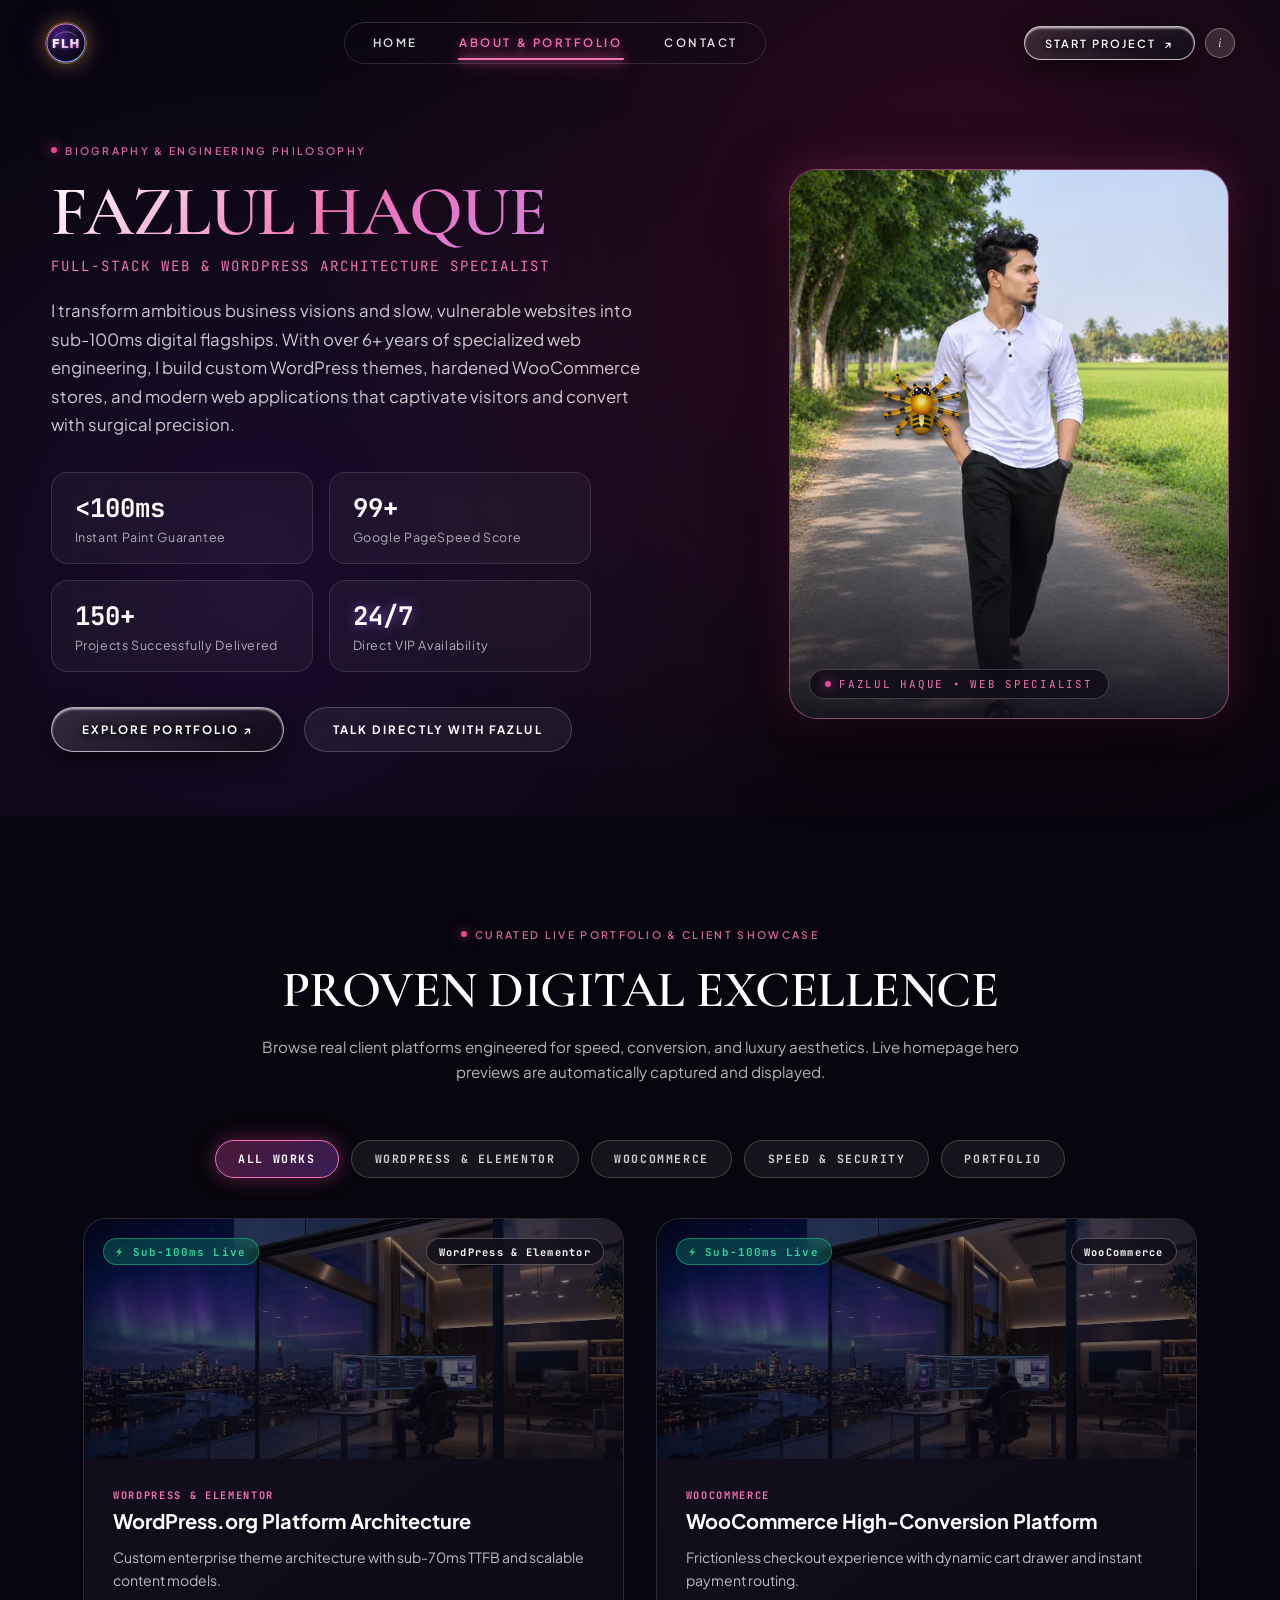
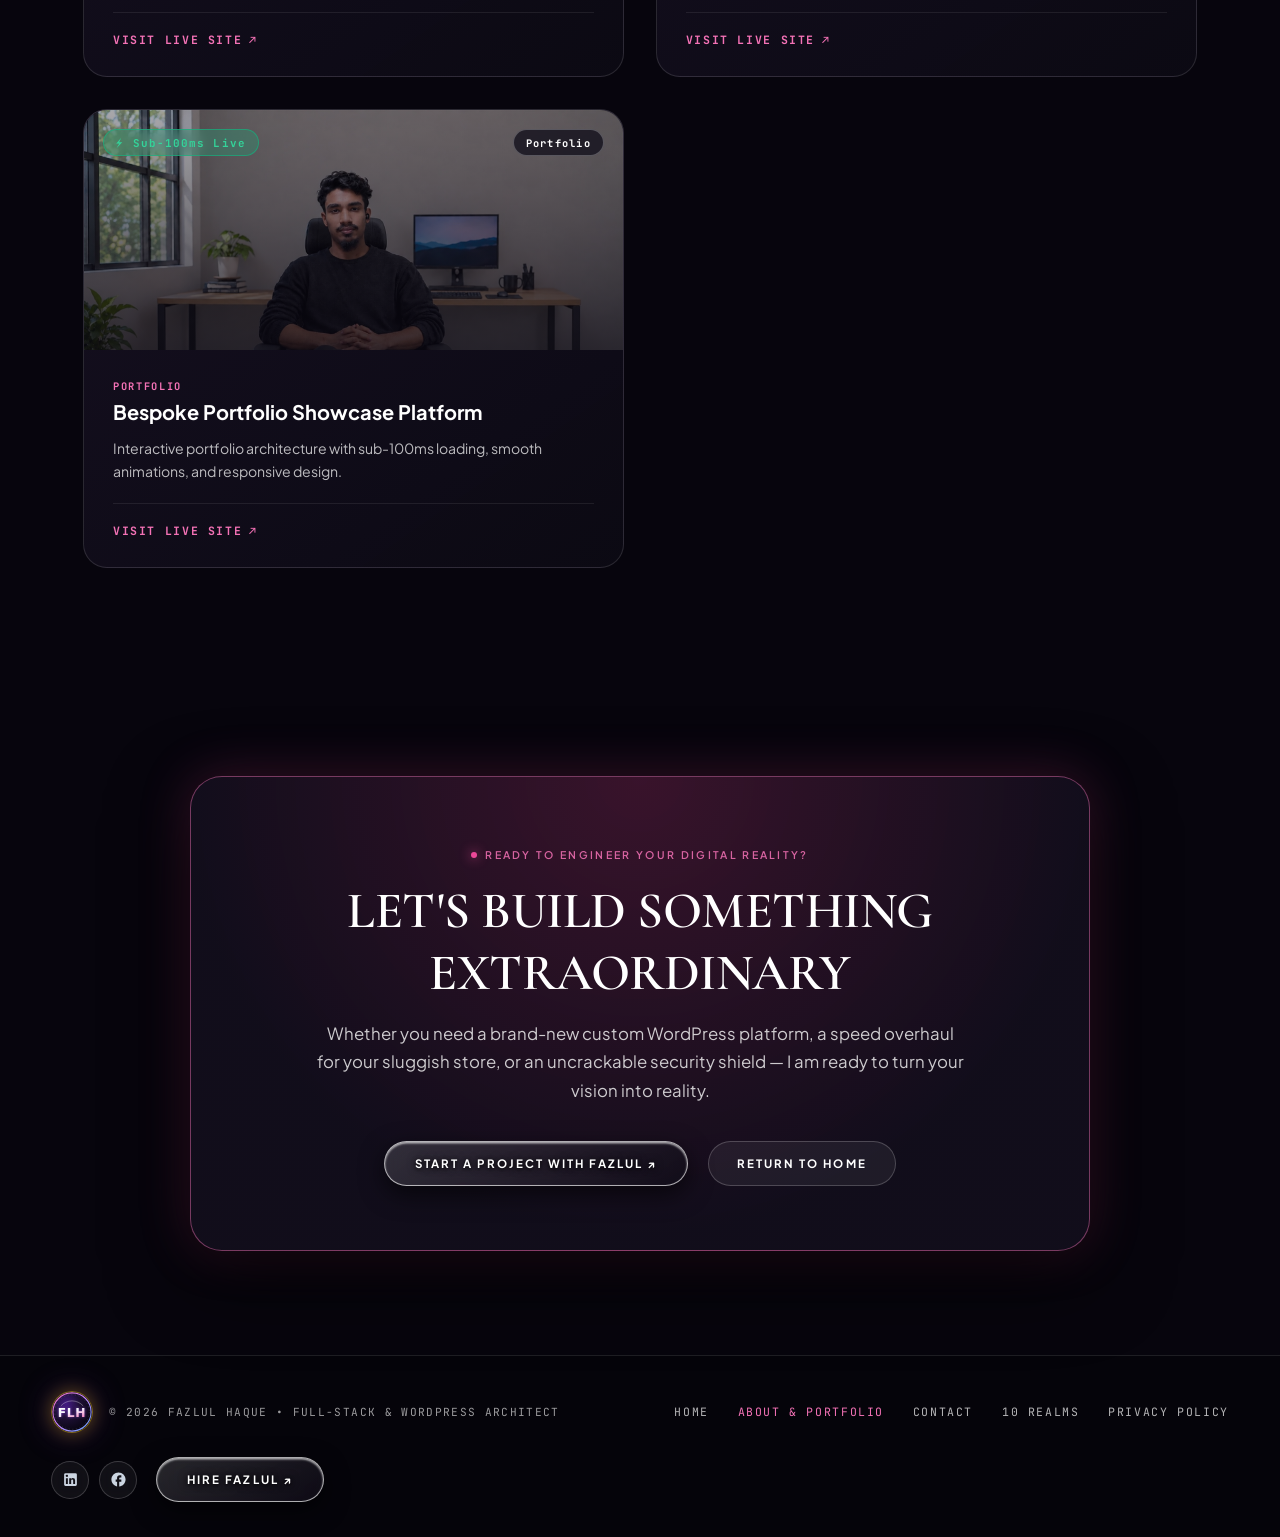
<file: about.html>
﻿<!DOCTYPE html>
<html lang="en">
<head>
  <meta charset="UTF-8" />
  <meta name="viewport" content="width=device-width, initial-scale=1.0, viewport-fit=cover" />

  <!-- High-Ranking SEO Meta Tags -->
  <title>About Fazlul Haque | Full-Stack Web &amp; WordPress Architecture Specialist</title>
  <meta name="description" content="Learn about Fazlul Haque &mdash; elite WordPress &amp; Full-Stack Web Developer. Specializing in sub-100ms ultra-fast custom themes, WooCommerce stores, hardened security, and modern web applications. Explore curated live portfolio." />
  <meta name="keywords" content="Fazlul Haque, About Fazlul Haque, WordPress Specialist, Full-Stack Developer, WordPress Speed Optimization, Custom WordPress Theme, WooCommerce Developer, Web Security" />
  <meta name="author" content="Fazlul Haque" />
  <meta name="robots" content="index, follow" />
  <link rel="canonical" href="https://fazlul-haque-portfolio.onrender.com/about.html" />

  <!-- OpenGraph & Twitter Social Cards -->
  <meta property="og:url" content="https://fazlul-haque-portfolio.onrender.com/about.html" />
  <meta property="og:title" content="About Fazlul Haque &mdash; Full-Stack Web &amp; WordPress Developer" />
  <meta property="og:description" content="Discover Fazlul Haque's journey, engineering philosophy, and curated showcase of ultra-fast WordPress, WooCommerce, and web applications." />
  <meta property="og:type" content="profile" />
  <meta property="og:image" content="https://fazlul-haque-portfolio.onrender.com/assets/about-hero.webp" />
  <meta property="og:image:type" content="image/webp" />
  <meta name="twitter:card" content="summary_large_image" />
  <meta name="twitter:title" content="About Fazlul Haque &mdash; Web &amp; WordPress Specialist" />
  <meta name="twitter:description" content="6+ years engineering sub-100ms WordPress ecosystems, custom themes, and ironclad web applications." />
  <meta name="twitter:image" content="https://fazlul-haque-portfolio.onrender.com/assets/about-hero.webp" />

  <!-- Google Fonts Preconnect -->
  <link rel="preconnect" href="https://fonts.googleapis.com" />
  <link rel="preconnect" href="https://fonts.gstatic.com" crossorigin />
  <link rel="preload" href="assets/about-hero.webp" as="image" type="image/webp" imagesrcset="assets/about-hero-mob.webp 640w, assets/about-hero.webp 800w" imagesizes="(max-width: 768px) 360px, 440px" fetchpriority="high" />
  <link rel="preload" as="style" href="https://fonts.googleapis.com/css2?family=Cormorant+Garamond:ital,wght@0,500;0,600;0,700;1,600&family=Plus+Jakarta+Sans:wght@400;500;600;700&family=JetBrains+Mono:wght@400;500;600&display=swap" onload="this.onload=null;this.rel='stylesheet'" />
  <noscript><link href="https://fonts.googleapis.com/css2?family=Cormorant+Garamond:ital,wght@0,500;0,600;0,700;1,600&family=Plus+Jakarta+Sans:wght@400;500;600;700&family=JetBrains+Mono:wght@400;500;600&display=swap" rel="stylesheet" /></noscript>

  <!-- Shared Universal Stylesheet -->
  <link rel="stylesheet" href="styles.css?v=53.0" />

  <!-- Rich JSON-LD Structured Data for Google Search -->
  <script type="application/ld+json">
  {
    "@context": "https://schema.org",
    "@graph": [
      {
        "@type": "Person",
        "@id": "https://fazlul-haque-portfolio.onrender.com/#person",
        "name": "Fazlul Haque",
        "jobTitle": "Full-Stack Web & WordPress Architecture Specialist",
        "description": "Expert Web and WordPress Developer crafting sub-100ms ultra-fast websites, WooCommerce stores, and security-hardened systems.",
        "image": "https://fazlul-haque-portfolio.onrender.com/assets/about-hero.webp",
        "email": "fazlulbusiness1@gmail.com",
        "telephone": "+8801302927167",
        "knowsAbout": [
          "WordPress Custom Theme Development",
          "WooCommerce Speed Optimization",
          "Elementor Pro Custom Architecture",
          "PHP 8 & MySQL",
          "React & Next.js",
          "Cloudflare WAF Security & Malware Remediation",
          "Google Core Web Vitals Optimization"
        ]
      },
      {
        "@type": "AboutPage",
        "@id": "https://fazlul-haque-portfolio.onrender.com/about.html#webpage",
        "url": "https://fazlul-haque-portfolio.onrender.com/about.html",
        "name": "About Fazlul Haque & Live Portfolio Showcase",
        "description": "Biography, engineering stack, and showcase of live WordPress, WooCommerce, and Full-Stack web projects by Fazlul Haque.",
        "isPartOf": {
          "@type": "WebSite",
          "name": "Fazlul Haque Portfolio",
          "url": "https://fazlul-haque-portfolio.onrender.com/"
        }
      }
    ]
  }
  </script>
</head>
<body class="page-about">

  <!-- =====================================================================
       TOP FLOATING NAVBAR (CONSISTENT ON ALL PAGES)
       ===================================================================== -->
  <header class="top-nav-bar" id="top-nav">
    <a href="index.html" class="nav-wave-logo" aria-label="Fazlul Haque (FLH) Home">
      <img src="assets/flh-logo.svg" alt="FLH Logo" class="flh-logo-svg" width="42" height="42" />
    </a>

    <nav class="nav-center-links" aria-label="Primary Navigation">
      <a href="index.html">HOME</a>
      <a href="about.html" class="active">ABOUT &amp; PORTFOLIO</a>
      <a href="contact.html">CONTACT</a>
    </nav>

    <div class="nav-right-group">
      <a href="contact.html" class="btn-shine start-creating-pill">
        <span>START PROJECT</span>
        <span class="arrow-ne">↗</span>
      </a>
      <button type="button" class="info-circle-btn" id="info-btn" aria-label="Portfolio Info">i</button>
    </div>
  </header>

  <main>
    <!-- =====================================================================
         1. ABOUT HERO SECTION: PROFILE & CORE CREDENTIALS
         (Hero image container configured and ready for your dedicated image)
         ===================================================================== -->
    <section class="about-hero-section">
      <div class="about-hero-container">
        <div class="about-hero-grid">
          
          <!-- Left: Hero Headline & Philosophy -->
          <div class="about-hero-content">
            <div class="rh-eyebrow">
              <span class="dot-purple"></span>
              <span>BIOGRAPHY &amp; ENGINEERING PHILOSOPHY</span>
            </div>
            <h1 class="about-hero-title">
              FAZLUL HAQUE
            </h1>
            <p class="about-hero-tagline">
              Full-Stack Web &amp; WordPress Architecture Specialist
            </p>
            <p class="about-hero-lead">
              I transform ambitious business visions and slow, vulnerable websites into sub-100ms digital flagships. With over 6+ years of specialized web engineering, I build custom WordPress themes, hardened WooCommerce stores, and modern web applications that captivate visitors and convert with surgical precision.
            </p>

            <div class="about-hero-badges">
              <div class="about-stat-card shine-card">
                <span class="stat-num" data-target="100" data-prefix="&lt;" data-suffix="ms">&lt;100ms</span>
                <span class="stat-lbl">Instant Paint Guarantee</span>
              </div>
              <div class="about-stat-card shine-card">
                <span class="stat-num" data-target="99" data-suffix="+">99+</span>
                <span class="stat-lbl">Google PageSpeed Score</span>
              </div>
              <div class="about-stat-card shine-card">
                <span class="stat-num" data-target="150" data-suffix="+">150+</span>
                <span class="stat-lbl">Projects Successfully Delivered</span>
              </div>
              <div class="about-stat-card shine-card">
                <span class="stat-num live-pulse-badge">24/7</span>
                <span class="stat-lbl">Direct VIP Availability</span>
              </div>
            </div>

            <div class="about-hero-ctas">
              <a href="#portfolio-showcase" class="btn-shine pill-btn-purple bubble-glass-btn">
                <span class="btn-label-text">EXPLORE PORTFOLIO ↗</span>
              </a>
              <a href="contact.html" class="btn-shine pill-btn-dark">
                <span>TALK DIRECTLY WITH FAZLUL</span>
              </a>
            </div>
          </div>

          <!-- Right: Hero Image Container (Reserved for your custom image) -->
          <div class="about-hero-visual">
            <div class="about-image-frame shine-card" id="about-hero-frame">
              <img
                src="assets/about-hero.webp"
                srcset="assets/about-hero-mob.webp 640w, assets/about-hero.webp 800w"
                sizes="(max-width: 768px) 360px, 440px"
                alt="Fazlul Haque &mdash; Web &amp; WordPress Specialist"
                class="about-portrait-img"
                id="about-hero-img"
                width="800"
                height="1000"
                fetchpriority="high"
                loading="eager"
              />
              <div class="about-image-scrim"></div>
              <div class="about-image-caption">
                <span class="dot-purple"></span>
                <span>FAZLUL HAQUE • WEB SPECIALIST</span>
              </div>
            </div>
          </div>

        </div>
      </div>
    </section>



    <!-- =====================================================================
         2. LIVE PORTFOLIO SHOWCASE (POWERED BY ADMIN PANEL)
         ===================================================================== -->
    <section class="about-portfolio-section" id="portfolio-showcase">
      <div class="about-section-header text-center">
        <div class="rh-eyebrow">
          <span class="dot-purple"></span>
          <span>CURATED LIVE PORTFOLIO &amp; CLIENT SHOWCASE</span>
        </div>
        <h2 class="section-serif-title">PROVEN DIGITAL EXCELLENCE</h2>
        <p class="section-sub-desc">
          Browse real client platforms engineered for speed, conversion, and luxury aesthetics. Live homepage hero previews are automatically captured and displayed.
        </p>
      </div>

      <!-- Portfolio Category Filter Tabs -->
      <div style="display:flex; justify-content:center; align-items:center; flex-wrap:wrap; gap:1.2rem; margin-bottom:2.5rem;">
        <div class="portfolio-filter-tabs" id="portfolio-filter-tabs" style="margin-bottom:0;">
          <button type="button" class="pf-tab-btn active" data-filter="all">ALL WORKS</button>
          <button type="button" class="pf-tab-btn" data-filter="wordpress">WORDPRESS &amp; ELEMENTOR</button>
          <button type="button" class="pf-tab-btn" data-filter="woocommerce">WOOCOMMERCE</button>
          <button type="button" class="pf-tab-btn" data-filter="speed">SPEED &amp; SECURITY</button>
          <button type="button" class="pf-tab-btn" data-filter="portfolio">PORTFOLIO</button>
        </div>
      </div>

      <!-- Dynamic Portfolio Grid Rendered via JS -->
      <div class="portfolio-projects-grid" id="portfolio-projects-grid">
      </div>
    </section>

    <!-- =====================================================================
         3. CALL TO ACTION SECTION (WITH BUBBLE-GLASS BUTTON)
         ===================================================================== -->
    <section class="about-cta-section">
      <div class="about-cta-card shine-card">
        <div class="rh-eyebrow">
          <span class="dot-purple"></span>
          <span>READY TO ENGINEER YOUR DIGITAL REALITY?</span>
        </div>
        <h2 class="section-serif-title">LET'S BUILD SOMETHING EXTRAORDINARY</h2>
        <p class="about-cta-text">
          Whether you need a brand-new custom WordPress platform, a speed overhaul for your sluggish store, or an uncrackable security shield — I am ready to turn your vision into reality.
        </p>
        <div class="about-cta-btns">
          <a href="contact.html" class="btn-shine pill-btn-purple bubble-glass-btn">
            <span class="btn-label-text">START A PROJECT WITH FAZLUL ↗</span>
          </a>
          <a href="index.html" class="btn-shine pill-btn-dark">
            <span>RETURN TO HOME</span>
          </a>
        </div>
      </div>
    </section>
  </main>

  <!-- =====================================================================
       FOOTER (MATCHING DESIGN ACROSS ALL PAGES)
       ===================================================================== -->
  <footer class="about-footer-bar">
    <div class="af-container">
      <div class="af-left">
        <a href="index.html" class="nav-wave-logo" aria-label="Fazlul Haque (FLH) Home">
          <img src="assets/flh-logo.svg" alt="FLH Logo" class="flh-logo-svg" width="42" height="42" loading="lazy" decoding="async" />
        </a>
        <span>&copy; 2026 FAZLUL HAQUE • FULL-STACK &amp; WORDPRESS ARCHITECT</span>
      </div>

      <nav class="af-links" aria-label="Footer Navigation">
        <a href="index.html">HOME</a>
        <a href="about.html" class="active">ABOUT &amp; PORTFOLIO</a>
        <a href="contact.html">CONTACT</a>
        <a href="index.html#realms-section">10 REALMS</a>
        <a href="privacy.html">PRIVACY POLICY</a>
      </nav>

      <div class="af-right">
        <div class="footer-social-wrap">
          <a href="https://www.linkedin.com/in/mdfazlulhaque003/" target="_blank" rel="noopener noreferrer" class="social-footer-btn" aria-label="Fazlul Haque LinkedIn" title="LinkedIn Profile">
            <svg width="17" height="17" viewBox="0 0 24 24" fill="currentColor">
              <path d="M19 3a2 2 0 0 1 2 2v14a2 2 0 0 1-2 2H5a2 2 0 0 1-2-2V5a2 2 0 0 1 2-2h14m-.5 15.5v-5.3a3.26 3.26 0 0 0-3.26-3.26c-.85 0-1.84.52-2.28 1.3v-1.11h-2.79v8.37h2.79v-4.93c0-.77.62-1.4 1.39-1.4a1.4 1.4 0 0 1 1.4 1.4v4.93h2.75M6.88 8.56a1.68 1.68 0 0 0 1.68-1.68c0-.93-.75-1.69-1.68-1.69a1.69 1.69 0 0 0-1.69 1.69c0 .93.76 1.68 1.69 1.68m1.39 9.94v-8.37H5.5v8.37h2.77z"/>
            </svg>
          </a>
          <a href="https://www.facebook.com/profile.php?id=61572731453253" target="_blank" rel="noopener noreferrer" class="social-footer-btn" aria-label="Fazlul Haque Facebook" title="Facebook Page">
            <svg width="17" height="17" viewBox="0 0 24 24" fill="currentColor">
              <path d="M22 12c0-5.52-4.48-10-10-10S2 6.48 2 12c0 4.84 3.44 8.87 8 9.8V15H8v-3h2V9.5C10 7.57 11.57 6 13.5 6H16v3h-2c-.55 0-1 .45-1 1v2h3v3h-3v6.95c5.05-.5 9-4.76 9-9.95z"/>
            </svg>
          </a>
        </div>
        <a href="contact.html" class="btn-shine pill-btn-purple bubble-glass-btn">
          <span class="btn-label-text">HIRE FAZLUL ↗</span>
        </a>
      </div>
    </div>
  </footer>

  <!-- Portfolio Info Modal (Shared Across Pages for Top-Right 'i' Button) -->
  <div class="realm-modal-backdrop" id="realm-modal" aria-hidden="true">
    <div class="realm-modal-card shine-card">
      <div class="rm-header">
        <span class="rm-tag" id="rm-tag">PORTFOLIO ENGINE • FAZLUL HAQUE</span>
        <button type="button" class="rm-close" id="rm-close" aria-label="Close modal">✕</button>
      </div>
      <h3 class="rm-title" id="rm-title">Fazlul Haque — Live Websites Showcase</h3>
      <p class="rm-desc" id="rm-desc"></p>
      <div class="rm-list" id="rm-list"></div>
      <div class="rm-footer">
        <a href="contact.html" class="btn-shine pill-btn-purple bubble-glass-btn" id="rm-cta"><span class="btn-label-text">START THIS PROJECT ↗</span></a>
      </div>
    </div>
  </div>

  <!-- Floating Back-to-Top Rocket Button -->
  <button type="button" class="floating-back-to-top shine-card" id="back-to-top-btn" aria-label="Back to Top">
    <span class="btt-icon">↑</span>
    <span class="btt-text">TOP</span>
  </button>

  <!-- Interactive Golden Jumping Spider with Silk Thread -->
  <canvas id="cursor-spider-canvas" class="cursor-spider-canvas" aria-hidden="true"></canvas>

  <script defer src="app.js?v=53.0"></script>

  <!-- Floating Mobile Bottom Navigation Dock (Visible on Mobile Screens < 768px) -->
  <nav class="mobile-bottom-dock" aria-label="Mobile Navigation">
    <a href="index.html" class="mob-dock-item ">
      <svg class="dock-icon" viewBox="0 0 24 24" width="20" height="20" fill="none" stroke="currentColor" stroke-width="2">
        <path d="M3 9l9-7 9 7v11a2 2 0 0 1-2 2H5a2 2 0 0 1-2-2z"/>
        <polyline points="9 22 9 12 15 12 15 22"/>
      </svg>
      <span>HOME</span>
    </a>
    <a href="about.html" class="mob-dock-item active">
      <svg class="dock-icon" viewBox="0 0 24 24" width="20" height="20" fill="none" stroke="currentColor" stroke-width="2">
        <rect x="2" y="7" width="20" height="14" rx="2" ry="2"/>
        <path d="M16 21V5a2 2 0 0 0-2-2h-4a2 2 0 0 0-2 2v16"/>
      </svg>
      <span>ABOUT</span>
    </a>
    <a href="contact.html" class="mob-dock-item ">
      <svg class="dock-icon" viewBox="0 0 24 24" width="20" height="20" fill="none" stroke="currentColor" stroke-width="2">
        <path d="M21 15a2 2 0 0 1-2 2H7l-4 4V5a2 2 0 0 1 2-2h14a2 2 0 0 1 2 2z"/>
      </svg>
      <span>CONTACT</span>
    </a>
    <a href="https://wa.me/8801302927167" target="_blank" rel="noopener noreferrer" class="mob-dock-item mob-dock-wa" aria-label="Direct WhatsApp">
      <svg class="dock-icon" viewBox="0 0 24 24" width="20" height="20" fill="currentColor">
        <path d="M20.52 3.48A11.93 11.93 0 0 0 12.06 0C5.46 0 .09 5.37.09 11.97c0 2.11.55 4.17 1.6 5.99L0 24l6.21-1.63a11.9 11.9 0 0 0 5.85 1.52h.01c6.6 0 11.97-5.37 11.97-11.97 0-3.2-1.25-6.21-3.52-8.44zm-8.46 18.39h-.01a9.9 9.9 0 0 1-5.04-1.38l-.36-.21-3.74.98 1-3.65-.24-.38a9.92 9.92 0 0 1-1.52-5.26c0-5.48 4.46-9.94 9.94-9.94 2.65 0 5.15 1.03 7.03 2.91a9.88 9.88 0 0 1 2.91 7.03c0 5.48-4.46 9.94-9.94 9.94zm5.45-7.44c-.3-.15-1.77-.87-2.04-.97-.27-.1-.47-.15-.67.15-.2.3-.77.97-.94 1.17-.17.2-.35.22-.65.07-.3-.15-1.26-.46-2.4-1.48-.89-.79-1.49-1.77-1.66-2.07-.17-.3-.02-.46.13-.61.14-.13.3-.35.45-.52.15-.17.2-.3.3-.5.1-.2.05-.37-.02-.52-.08-.15-.67-1.62-.92-2.22-.24-.58-.49-.5-.67-.51h-.57c-.2 0-.52.07-.8.37-.27.3-1.05 1.03-1.05 2.51s1.08 2.91 1.23 3.11c.15.2 2.12 3.24 5.14 4.54.72.31 1.28.5 1.72.64.72.23 1.38.2 1.9.12.58-.09 1.77-.72 2.02-1.42.25-.7.25-1.3.17-1.42-.07-.12-.27-.2-.57-.35z"/>
      </svg>
      <span>CHAT</span>
    </a>
  </nav>

</body>
</html>
</file>
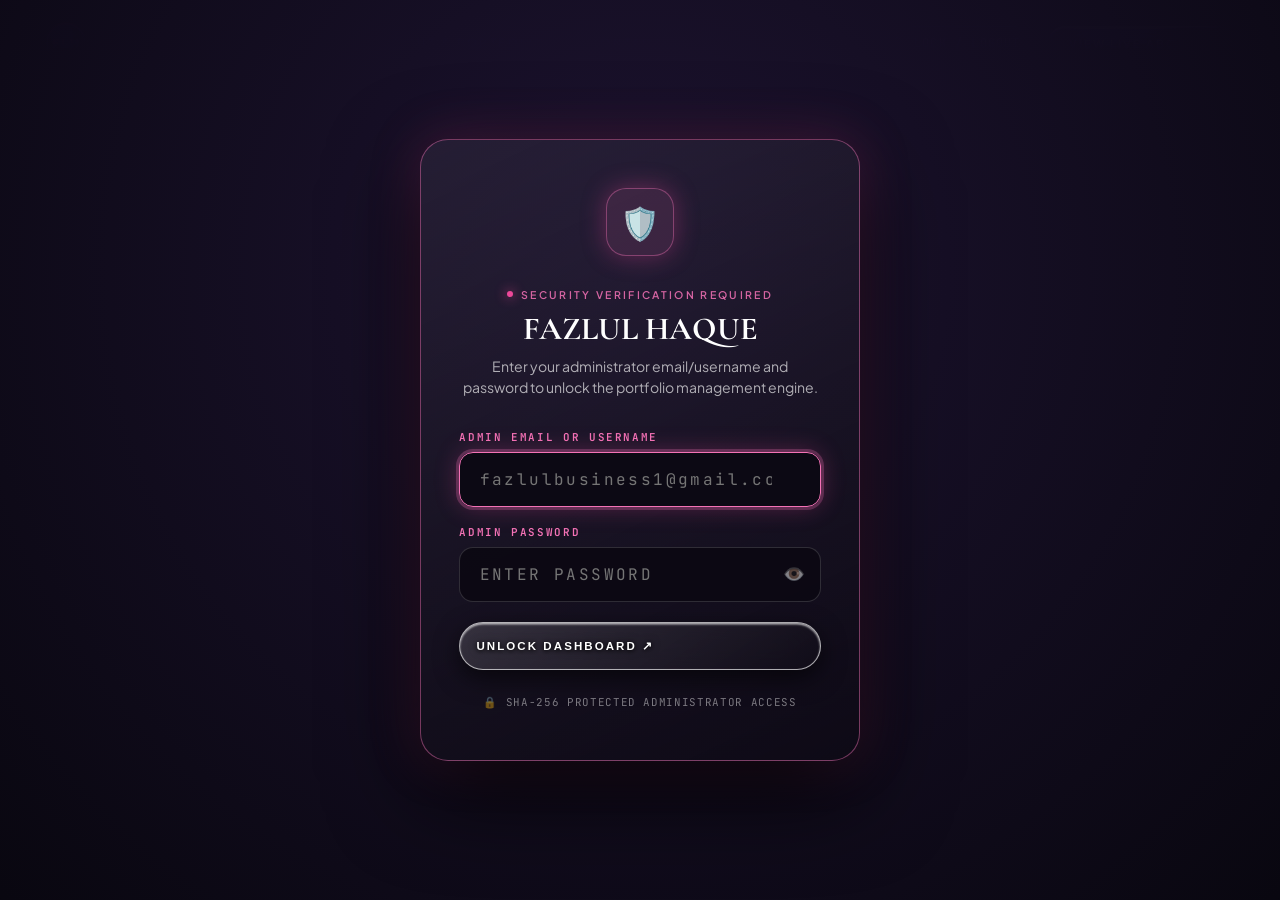
<file: admin.html>
<!DOCTYPE html>
<html lang="en">
<head>
  <meta charset="UTF-8" />
  <meta name="viewport" content="width=device-width, initial-scale=1.0" />
  <title>Admin Dashboard &amp; Portfolio Manager — Fazlul Haque</title>
  <meta name="robots" content="noindex, nofollow" />

  <!-- Google Fonts Preconnect -->
  <link rel="preconnect" href="https://fonts.googleapis.com" />
  <link rel="preconnect" href="https://fonts.gstatic.com" crossorigin />
  <link rel="preload" as="style" href="https://fonts.googleapis.com/css2?family=Cormorant+Garamond:ital,wght@0,500;0,600;0,700;1,600&family=Plus+Jakarta+Sans:wght@400;500;600;700&family=JetBrains+Mono:wght@400;500;600&display=swap" onload="this.onload=null;this.rel='stylesheet'" />
  <noscript><link href="https://fonts.googleapis.com/css2?family=Cormorant+Garamond:ital,wght@0,500;0,600;0,700;1,600&family=Plus+Jakarta+Sans:wght@400;500;600;700&family=JetBrains+Mono:wght@400;500;600&display=swap" rel="stylesheet" /></noscript>

  <link rel="stylesheet" href="styles.css?v=53.0" />

  <style>
    /* Security Overlay & Lock Screen */
    .admin-lock-screen {
      position: fixed;
      inset: 0;
      background: radial-gradient(circle at 50% 30%, rgba(30, 20, 50, 0.96) 0%, rgba(9, 7, 16, 0.99) 100%);
      backdrop-filter: blur(25px);
      -webkit-backdrop-filter: blur(25px);
      z-index: 99999;
      display: flex;
      align-items: center;
      justify-content: center;
      padding: 1.5rem;
    }
    .admin-lock-card {
      width: min(440px, 94vw);
      padding: 3rem 2.4rem;
      border-radius: 28px;
      background: linear-gradient(155deg, rgba(255,255,255,0.06) 0%, rgba(14,10,22,0.92) 100%);
      border: 1.5px solid rgba(244, 114, 182, 0.45);
      box-shadow: 0 30px 90px rgba(0,0,0,0.85), 0 0 50px rgba(236, 72, 153, 0.25);
      text-align: center;
      position: relative;
    }
    .lock-shield-icon {
      width: 68px;
      height: 68px;
      border-radius: 20px;
      background: rgba(244, 114, 182, 0.12);
      border: 1.5px solid rgba(244, 114, 182, 0.4);
      display: flex;
      align-items: center;
      justify-content: center;
      font-size: 2rem;
      margin: 0 auto 1.5rem;
      box-shadow: 0 0 25px rgba(236, 72, 153, 0.35);
    }
    .lock-title {
      font-family: var(--font-serif);
      font-size: 2rem;
      color: #ffffff;
      margin-bottom: 0.5rem;
    }
    .lock-desc {
      font-size: 0.88rem;
      color: rgba(255,255,255,0.65);
      line-height: 1.5;
      margin-bottom: 2rem;
    }
    .lock-input-group {
      position: relative;
      margin-bottom: 1.5rem;
    }
    .lock-input {
      width: 100%;
      padding: 1rem 1.2rem;
      padding-right: 3rem;
      background: rgba(12, 9, 20, 0.95);
      border: 1.5px solid rgba(255,255,255,0.15);
      border-radius: 14px;
      color: #ffffff;
      font-family: var(--font-mono);
      font-size: 1rem;
      box-sizing: border-box;
      letter-spacing: 0.15em;
      transition: all 0.25s ease;
    }
    .lock-input:focus {
      outline: none;
      border-color: #f472b6;
      box-shadow: 0 0 0 3px rgba(244, 114, 182, 0.25), 0 0 25px rgba(236, 72, 153, 0.3);
    }
    .lock-eye-btn {
      position: absolute;
      right: 1rem;
      top: 50%;
      transform: translateY(-50%);
      background: none;
      border: none;
      color: rgba(255,255,255,0.5);
      cursor: pointer;
      font-size: 1.1rem;
    }
    .lock-error-msg {
      font-family: var(--font-mono);
      font-size: 0.78rem;
      color: #f87171;
      margin-top: -0.8rem;
      margin-bottom: 1.2rem;
      display: none;
    }

    /* Admin Workspace Styling */
    .admin-main-container {
      width: min(1200px, 94vw);
      margin: 100px auto 60px;
      padding: 2rem 0;
      display: none; /* Hidden until unlocked! */
    }
    .admin-header-card {
      padding: 2.5rem;
      border-radius: 24px;
      background: linear-gradient(155deg, rgba(255,255,255,0.05) 0%, rgba(14,10,22,0.85) 100%);
      border: 1.5px solid rgba(244,114,182,0.35);
      margin-bottom: 2.5rem;
      display: flex;
      justify-content: space-between;
      align-items: center;
      flex-wrap: wrap;
      gap: 1.5rem;
      box-shadow: 0 25px 60px rgba(0,0,0,0.6);
    }
    .admin-title {
      font-family: var(--font-serif);
      font-size: clamp(2rem, 3.5vw, 2.8rem);
      color: #ffffff;
      margin: 0.5rem 0;
    }
    .admin-subtitle {
      color: rgba(255,255,255,0.72);
      font-size: 0.95rem;
    }
    .admin-grid {
      display: grid;
      grid-template-columns: 1.1fr 1.4fr;
      gap: 2.5rem;
      align-items: start;
    }
    .admin-card {
      padding: 2.4rem;
      border-radius: 24px;
      background: linear-gradient(155deg, rgba(255,255,255,0.04) 0%, rgba(14,10,22,0.8) 100%);
      border: 1.5px solid rgba(255,255,255,0.12);
      backdrop-filter: blur(16px);
      -webkit-backdrop-filter: blur(16px);
      box-shadow: 0 25px 70px rgba(0,0,0,0.5);
    }
    .admin-form-group {
      display: flex;
      flex-direction: column;
      gap: 0.5rem;
      margin-bottom: 1.3rem;
    }
    .admin-form-group label {
      font-family: var(--font-mono);
      font-size: 0.72rem;
      letter-spacing: 0.15em;
      color: #f472b6;
      font-weight: 600;
    }
    .admin-input, .admin-select {
      width: 100%;
      padding: 0.9rem 1.1rem;
      background: rgba(12, 9, 20, 0.9);
      border: 1.5px solid rgba(255,255,255,0.12);
      border-radius: 12px;
      color: #ffffff;
      font-family: var(--font-sans);
      font-size: 0.92rem;
      box-sizing: border-box;
      transition: all 0.25s ease;
    }
    .admin-input:focus, .admin-select:focus {
      outline: none;
      border-color: #f472b6;
      box-shadow: 0 0 0 3px rgba(244,114,182,0.25);
    }
    .live-preview-box {
      margin-top: 1rem;
      border-radius: 16px;
      overflow: hidden;
      border: 1px solid rgba(255,255,255,0.15);
      background: #090710;
      position: relative;
      aspect-ratio: 16 / 10;
      display: flex;
      align-items: center;
      justify-content: center;
    }
    .live-preview-box img {
      width: 100%;
      height: 100%;
      object-fit: cover;
      object-position: top center;
      display: block;
    }
    .preview-placeholder {
      font-family: var(--font-mono);
      font-size: 0.78rem;
      color: rgba(255,255,255,0.45);
      text-align: center;
      padding: 1rem;
    }
    .admin-projects-list {
      display: flex;
      flex-direction: column;
      gap: 1.2rem;
      max-height: 700px;
      overflow-y: auto;
      padding-right: 0.5rem;
    }
    .admin-item-row {
      display: grid;
      grid-template-columns: 110px 1fr auto;
      gap: 1.2rem;
      align-items: center;
      padding: 1.1rem;
      border-radius: 16px;
      background: rgba(255,255,255,0.03);
      border: 1px solid rgba(255,255,255,0.08);
      transition: all 0.25s ease;
    }
    .admin-item-row:hover {
      border-color: rgba(244,114,182,0.4);
      background: rgba(255,255,255,0.05);
    }
    .air-thumb {
      width: 110px;
      height: 70px;
      border-radius: 10px;
      overflow: hidden;
      background: #110e1c;
      border: 1px solid rgba(255,255,255,0.1);
    }
    .air-thumb img {
      width: 100%;
      height: 100%;
      object-fit: cover;
      object-position: top center;
    }
    .air-info h4 {
      font-size: 1rem;
      color: #ffffff;
      margin: 0 0 0.3rem;
      font-family: var(--font-sans);
    }
    .air-info p {
      font-family: var(--font-mono);
      font-size: 0.72rem;
      color: #f472b6;
      margin: 0 0 0.3rem;
      word-break: break-all;
    }
    .air-badge {
      display: inline-block;
      font-family: var(--font-mono);
      font-size: 0.65rem;
      padding: 0.2rem 0.5rem;
      border-radius: 999px;
      background: rgba(255,255,255,0.08);
      color: rgba(255,255,255,0.8);
    }
    .btn-delete-proj {
      background: rgba(239,68,68,0.15);
      border: 1px solid rgba(239,68,68,0.4);
      color: #fca5a5;
      padding: 0.5rem 0.9rem;
      border-radius: 10px;
      cursor: pointer;
      font-family: var(--font-mono);
      font-size: 0.75rem;
      transition: all 0.2s ease;
    }
    .btn-delete-proj:hover {
      background: rgba(239,68,68,0.35);
      color: #ffffff;
      transform: scale(1.05);
    }
    .btn-logout {
      background: rgba(255, 255, 255, 0.08);
      border: 1px solid rgba(255, 255, 255, 0.15);
      color: #ffffff;
      padding: 0.5rem 1rem;
      border-radius: 999px;
      cursor: pointer;
      font-family: var(--font-mono);
      font-size: 0.75rem;
      letter-spacing: 0.1em;
      transition: all 0.2s ease;
    }
    .btn-logout:hover {
      background: rgba(239, 68, 68, 0.25);
      border-color: #ef4444;
      color: #fca5a5;
    }
    @media (max-width: 900px) {
      .admin-grid { grid-template-columns: 1fr; }
      .admin-item-row { grid-template-columns: 80px 1fr; }
      .btn-delete-proj { grid-column: 1 / -1; justify-self: flex-start; }
    }
  </style>
</head>
<body class="page-about">

  <!-- SECURITY LOGIN BARRIER (LOCKED BY DEFAULT) -->
  <div class="admin-lock-screen" id="admin-lock-screen">
    <div class="admin-lock-card shine-card">
      <div class="lock-shield-icon">🛡️</div>
      <div class="rh-eyebrow" style="margin-bottom:0.5rem;">
        <span class="dot-purple"></span>
        <span>SECURITY VERIFICATION REQUIRED</span>
      </div>
      <h1 class="lock-title">FAZLUL HAQUE</h1>
      <p class="lock-desc">Enter your administrator email/username and password to unlock the portfolio management engine.</p>

      <form id="lock-form">
        <div class="admin-form-group" style="text-align:left; margin-bottom:1.1rem;">
          <label for="admin-username" style="font-family:var(--font-mono); font-size:0.68rem; letter-spacing:0.15em; color:#f472b6;">ADMIN EMAIL OR USERNAME</label>
          <input
            type="text"
            id="admin-username"
            class="lock-input"
            placeholder="fazlulbusiness1@gmail.com or fazlul"
            required
            autocomplete="username"
          />
        </div>

        <div class="admin-form-group" style="text-align:left; margin-bottom:1.3rem;">
          <label for="admin-passcode" style="font-family:var(--font-mono); font-size:0.68rem; letter-spacing:0.15em; color:#f472b6;">ADMIN PASSWORD</label>
          <div class="lock-input-group" style="margin-bottom:0;">
            <input
              type="password"
              id="admin-passcode"
              class="lock-input"
              placeholder="ENTER PASSWORD"
              required
              autocomplete="current-password"
            />
            <button type="button" class="lock-eye-btn" id="lock-eye-btn" aria-label="Toggle password visibility">👁️</button>
          </div>
        </div>

        <div class="lock-error-msg" id="lock-error-msg">Incorrect credentials. Access denied.</div>

        <button type="submit" class="btn-shine pill-btn-purple bubble-glass-btn" style="width:100%; padding:1rem;">
          <span class="btn-label-text">UNLOCK DASHBOARD ↗</span>
        </button>

        <div style="margin-top:1.5rem; font-family:var(--font-mono); font-size:0.68rem; color:rgba(255,255,255,0.45); letter-spacing:0.06em; line-height:1.6;">
          🔒 SHA-256 PROTECTED ADMINISTRATOR ACCESS
        </div>
      </form>
    </div>
  </div>

  <!-- TOP NAVIGATION BAR -->
  <header class="top-nav-bar" id="top-nav">
    <a href="index.html" class="nav-wave-logo" aria-label="Fazlul Haque (FLH) Home">
      <img src="assets/flh-logo.svg" alt="FLH Logo" class="flh-logo-svg" width="42" height="42" />
    </a>

    <nav class="nav-center-links" aria-label="Primary Navigation">
      <a href="index.html">HOME</a>
      <a href="about.html">ABOUT &amp; PORTFOLIO</a>
      <a href="contact.html">CONTACT</a>
    </nav>

    <div class="nav-right-group">
      <button type="button" class="btn-logout" id="btn-logout">🔒 LOCK / LOGOUT</button>
      <a href="about.html" class="btn-shine start-creating-pill">
        <span>VIEW LIVE ABOUT</span>
        <span class="arrow-ne">↗</span>
      </a>
    </div>
  </header>

  <!-- AUTHENTICATED ADMIN DASHBOARD -->
  <main class="admin-main-container" id="admin-main-container">
    
    <div class="admin-header-card shine-card">
      <div>
        <div class="rh-eyebrow">
          <span class="dot-purple"></span>
          <span>ADMIN DASHBOARD • CLIENT WORK SHOWCASE</span>
        </div>
        <h1 class="admin-title">PORTFOLIO LINK MANAGER</h1>
        <p class="admin-subtitle">Add your client website links here. The homepage hero section image will automatically appear on your About &amp; Portfolio page.</p>
      </div>

      <div style="display:flex; gap:1rem; align-items:center; flex-wrap:wrap;">
        <button type="button" class="btn-shine pill-btn-dark" id="btn-change-pass" title="Change your administrator email or password">
          <span>🔑 CHANGE PASSWORD / EMAIL</span>
        </button>
        <button type="button" class="btn-shine pill-btn-dark" id="btn-export-json" title="Download backup of your added projects">
          <span>EXPORT BACKUP JSON</span>
        </button>
        <a href="about.html#portfolio-showcase" class="btn-shine pill-btn-purple">
          <span>GO TO LIVE PORTFOLIO ↗</span>
        </a>
      </div>
    </div>

    <div class="admin-grid">
      
      <!-- ADD PROJECT FORM -->
      <section class="admin-card shine-card">
        <div class="rh-eyebrow">
          <span class="dot-purple"></span>
          <span>ADD NEW WORK</span>
        </div>
        <h2 style="font-family:var(--font-serif); font-size:1.8rem; color:#fff; margin:0.5rem 0 1.5rem;">LINK A NEW CLIENT SITE</h2>

        <form id="add-project-form">
          <div class="admin-form-group">
            <label for="proj-title">PROJECT / CLIENT NAME *</label>
            <input type="text" id="proj-title" class="admin-input" placeholder="e.g. Aura Luxe Fashion Store" required />
          </div>

          <div class="admin-form-group">
            <label for="proj-url">WEBSITE LIVE URL *</label>
            <input type="url" id="proj-url" class="admin-input" placeholder="https://example.com" required />
            <small style="font-family:var(--font-mono); font-size:0.68rem; color:rgba(255,255,255,0.5);">Tip: Enter full URL with https://. Hero preview generates automatically.</small>
          </div>

          <div class="admin-form-group">
            <label for="proj-category">CATEGORY / REALM</label>
            <select id="proj-category" class="admin-select">
              <option value="wordpress">WordPress &amp; Elementor</option>
              <option value="woocommerce">WooCommerce Store</option>
              <option value="speed">Speed &amp; Security</option>
              <option value="portfolio">Portfolio Websites</option>
              <option value="custom">Custom Web Development</option>
            </select>
          </div>

          <div class="admin-form-group">
            <label for="proj-desc">SHORT DESCRIPTION / TECH STACK</label>
            <input type="text" id="proj-desc" class="admin-input" placeholder="e.g. Sub-100ms custom WooCommerce theme with instant checkout" />
          </div>

          <!-- Hero Image Live Preview -->
          <div class="admin-form-group">
            <label>HOMEPAGE HERO PREVIEW</label>
            <div class="live-preview-box" id="preview-box">
              <span class="preview-placeholder">Enter a live website URL above to see the homepage hero preview</span>
            </div>
          </div>

          <button type="submit" class="btn-shine pill-btn-purple bubble-glass-btn" style="width:100%; margin-top:1rem; padding:1rem;">
            <span class="btn-label-text">✨ ADD PROJECT TO PORTFOLIO ↗</span>
          </button>
        </form>
      </section>

      <!-- ACTIVE PROJECTS LIST -->
      <section class="admin-card shine-card">
        <div style="display:flex; justify-content:space-between; align-items:center; margin-bottom:1.5rem;">
          <div>
            <div class="rh-eyebrow">
              <span class="dot-purple"></span>
              <span>LIVE SHOWCASE INVENTORY</span>
            </div>
            <h2 style="font-family:var(--font-serif); font-size:1.8rem; color:#fff; margin:0.3rem 0;">CURRENT PROJECTS (<span id="proj-count">0</span>)</h2>
          </div>
          <button type="button" id="btn-reset-default" style="background:none; border:none; color:rgba(255,255,255,0.5); font-family:var(--font-mono); font-size:0.7rem; text-decoration:underline; cursor:pointer;">
            Reset to Sample
          </button>
        </div>

        <div class="admin-projects-list" id="admin-projects-list">
          <!-- Rendered via JS -->
        </div>
      </section>

    </div>

    <!-- CLIENT INQUIRIES FROM CONTACT PAGE -->
    <section class="admin-card shine-card" style="margin-top:2rem;">
      <div style="display:flex; justify-content:space-between; align-items:center; margin-bottom:1.5rem;">
        <div>
          <div class="rh-eyebrow">
            <span class="dot-purple"></span>
            <span>SUPABASE LIVE LEADS</span>
          </div>
          <h2 style="font-family:var(--font-serif); font-size:1.8rem; color:#fff; margin:0.3rem 0;">CLIENT INQUIRIES (<span id="inq-count">0</span>)</h2>
        </div>
      </div>
      <div class="admin-projects-list" id="admin-inquiries-list"></div>
    </section>

  </main>

  <script src="app.js?v=53.0"></script>
  <script>
    // =========================================================================
    // SUPABASE AUTHENTICATION & SESSION GUARD (ZERO HARDCODED PASSWORDS)
    // =========================================================================
    const SB_URL = (window.SUPABASE_CONFIG && window.SUPABASE_CONFIG.url) || 'https://ydszdsuerudmjrbzdnuc.supabase.co';
    const SB_ANON = (window.SUPABASE_CONFIG && window.SUPABASE_CONFIG.anonKey) || 'eyJhbGciOiJIUzI1NiIsInR5cCI6IkpXVCJ9.eyJpc3MiOiJzdXBhYmFzZSIsInJlZiI6Inlkc3pkc3VlcnVkbWpyYnpkbnVjIiwicm9sZSI6ImFub24iLCJpYXQiOjE3OTU2NTM2NjUsImV4cCI6MjExMTIyOTY2NX0.i1rb9oLcVkolLyeGMrW6CTZnjta5LnBOP5kJa9H2bqg';
    const TOKEN_KEY = 'fazlul_sb_access_token_v1';

    const lockScreen = document.getElementById('admin-lock-screen');
    const mainContainer = document.getElementById('admin-main-container');
    const lockForm = document.getElementById('lock-form');
    const userInput = document.getElementById('admin-username');
    const passInput = document.getElementById('admin-passcode');
    const errorMsg = document.getElementById('lock-error-msg');
    const eyeBtn = document.getElementById('lock-eye-btn');
    const logoutBtn = document.getElementById('btn-logout');

    function getAuthToken() {
      return sessionStorage.getItem(TOKEN_KEY) || '';
    }

    async function sbFetch(path, options = {}) {
      const token = getAuthToken();
      const headers = Object.assign({
        apikey: SB_ANON,
        Authorization: `Bearer ${token || SB_ANON}`,
        'Content-Type': 'application/json'
      }, options.headers || {});
      const res = await fetch(`${SB_URL}${path}`, Object.assign({}, options, { headers }));
      if (res.status === 401 && token) {
        sessionStorage.removeItem(TOKEN_KEY);
        checkAuthSession();
      }
      return res;
    }

    async function checkAuthSession() {
      const token = getAuthToken();
      if (token) {
        lockScreen.style.display = 'none';
        mainContainer.style.display = 'block';
        await renderAdminList();
        await renderInquiriesList();
      } else {
        lockScreen.style.display = 'flex';
        mainContainer.style.display = 'none';
        if (userInput) userInput.focus();
      }
    }

    eyeBtn.addEventListener('click', () => {
      passInput.type = passInput.type === 'password' ? 'text' : 'password';
      eyeBtn.textContent = passInput.type === 'password' ? '👁️' : '🔒';
    });

    lockForm.addEventListener('submit', async (e) => {
      e.preventDefault();
      let enteredUser = (userInput.value || '').trim().toLowerCase();
      if (enteredUser === 'fazlul') enteredUser = 'fazlulbusiness1@gmail.com';
      const enteredPass = passInput.value.trim();

      try {
        const res = await fetch(`${SB_URL}/auth/v1/token?grant_type=password`, {
          method: 'POST',
          headers: { apikey: SB_ANON, 'Content-Type': 'application/json' },
          body: JSON.stringify({ email: enteredUser, password: enteredPass })
        });
        const data = await res.json();
        if (res.ok && data.access_token) {
          sessionStorage.setItem(TOKEN_KEY, data.access_token);
          errorMsg.style.display = 'none';
          lockScreen.style.display = 'none';
          mainContainer.style.display = 'block';
          await renderAdminList();
          await renderInquiriesList();
        } else {
          errorMsg.textContent = '❌ Access Denied: Incorrect email or password.';
          errorMsg.style.display = 'block';
          passInput.value = '';
          passInput.focus();
        }
      } catch (err) {
        errorMsg.textContent = '❌ Network error connecting to Supabase.';
        errorMsg.style.display = 'block';
      }
    });

    logoutBtn.addEventListener('click', () => {
      sessionStorage.removeItem(TOKEN_KEY);
      if (userInput) userInput.value = '';
      passInput.value = '';
      checkAuthSession();
    });

    document.getElementById('btn-change-pass').addEventListener('click', async () => {
      const newPass = prompt('Enter your NEW Supabase administrator password (min 6 characters):');
      if (!newPass || newPass.trim().length < 6) {
        if (newPass !== null) alert('Password must be at least 6 characters long.');
        return;
      }
      const res = await sbFetch('/auth/v1/user', {
        method: 'PUT',
        body: JSON.stringify({ password: newPass.trim() })
      });
      if (res.ok) {
        alert('✅ Password updated securely in Supabase!');
      } else {
        alert('❌ Could not update password. Please sign in again.');
      }
    });

    // =========================================================================
    // SUPABASE PORTFOLIO MANAGER LOGIC
    // =========================================================================
    const urlInput = document.getElementById('proj-url');
    const previewBox = document.getElementById('preview-box');
    let cachedProjects = [];

    function escapeHTML(str) {
      if (!str) return '';
      return String(str)
        .replace(/&/g, '&amp;')
        .replace(/</g, '&lt;')
        .replace(/>/g, '&gt;')
        .replace(/"/g, '&quot;')
        .replace(/'/g, '&#039;');
    }

    function getHeroPreviewUrl(url) {
      if (!url || !url.startsWith('http')) return '';
      return `https://image.thum.io/get/width/1000/crop/650/noanimate/${encodeURI(url)}`;
    }

    function setAdminPreviewPlaceholder(msg) {
      previewBox.textContent = '';
      const span = document.createElement('span');
      span.className = 'preview-placeholder';
      span.textContent = msg;
      previewBox.appendChild(span);
    }

    urlInput.addEventListener('input', () => {
      const val = urlInput.value.trim();
      if (val.startsWith('http://') || val.startsWith('https://')) {
        const previewUrl = getHeroPreviewUrl(val);
        previewBox.textContent = '';
        const img = document.createElement('img');
        img.src = previewUrl;
        img.alt = 'Hero Preview';
        img.onerror = () => setAdminPreviewPlaceholder('Live preview loading... Click Add to test live.');
        previewBox.appendChild(img);
      } else {
        setAdminPreviewPlaceholder('Enter a live website URL above to see the homepage hero preview');
      }
    });

    document.getElementById('add-project-form').addEventListener('submit', async (e) => {
      e.preventDefault();
      const title = document.getElementById('proj-title').value.trim();
      const url = document.getElementById('proj-url').value.trim();
      const category = document.getElementById('proj-category').value;
      const desc = document.getElementById('proj-desc').value.trim() || 'Custom engineered platform with sub-100ms speed and responsive architecture.';
      if (!title || !url) return;

      const res = await sbFetch('/rest/v1/portfolio_projects', {
        method: 'POST',
        headers: { Prefer: 'return=representation' },
        body: JSON.stringify({
          title,
          url,
          category,
          description: desc,
          preview: getHeroPreviewUrl(url),
          pinned: false
        })
      });

      if (res.ok) {
        await renderAdminList();
        document.getElementById('add-project-form').reset();
        setAdminPreviewPlaceholder('Enter a live website URL above to see the homepage hero preview');
        alert('✨ Project saved to Supabase! It is now live for all visitors on your About page.');
      } else {
        alert('❌ Failed to save project. Please make sure you are signed in.');
      }
    });

    async function renderAdminList() {
      const listEl = document.getElementById('admin-projects-list');
      const countEl = document.getElementById('proj-count');
      const res = await sbFetch('/rest/v1/portfolio_projects?select=*&order=pinned.desc,created_at.desc');
      cachedProjects = res.ok ? await res.json() : [];
      countEl.textContent = cachedProjects.length;

      if (!cachedProjects.length) {
        listEl.innerHTML = `<div style="text-align:center; padding:2.5rem; color:rgba(255,255,255,0.45); font-family:var(--font-mono); font-size:0.85rem;">No projects added yet. Use the form on the left to add your first client website!</div>`;
        return;
      }

      listEl.innerHTML = cachedProjects.map((p) => {
        const safeTitle = escapeHTML(p.title);
        const safeUrl = encodeURI(p.url || '#');
        const safeCat = escapeHTML(p.category === 'fullstack' ? 'portfolio' : (p.category || 'WORK'));
        const previewSrc = encodeURI(p.preview || getHeroPreviewUrl(p.url));
        const isPinned = !!p.pinned;
        return `
        <div class="admin-item-row" style="${isPinned ? 'border-color: rgba(250, 204, 21, 0.55); background: rgba(250, 204, 21, 0.06);' : ''}">
          <div class="air-thumb">
            <img src="${previewSrc}" alt="${safeTitle}" onerror="this.src='assets/scene1.webp';" />
          </div>
          <div class="air-info">
            <h4>${isPinned ? '📌 ' : ''}${safeTitle}</h4>
            <p><a href="${safeUrl}" target="_blank" rel="noopener noreferrer" style="color:#f472b6; text-decoration:none;">${safeUrl} ↗</a></p>
            <span class="air-badge">${safeCat.toUpperCase()}</span>
          </div>
          <div style="display:flex; gap:0.45rem; flex-wrap:wrap; align-items:center;">
            <button type="button" class="btn-delete-proj" style="${isPinned ? 'background:rgba(250,204,21,0.22); border-color:#facc15; color:#fde047;' : 'background:rgba(168,85,247,0.16); border-color:rgba(168,85,247,0.45); color:#e9d5ff;'}" onclick="togglePinProject(${p.id}, ${isPinned})">${isPinned ? 'PINNED ★' : 'PIN TOP'}</button>
            <button type="button" class="btn-delete-proj" onclick="deleteProject(${p.id})">DELETE</button>
          </div>
        </div>
      `;
      }).join('');
    }

    async function renderInquiriesList() {
      const listEl = document.getElementById('admin-inquiries-list');
      const countEl = document.getElementById('inq-count');
      if (!listEl || !countEl) return;
      const res = await sbFetch('/rest/v1/contact_inquiries?select=*&order=created_at.desc');
      const rows = res.ok ? await res.json() : [];
      countEl.textContent = rows.length;
      if (!rows.length) {
        listEl.innerHTML = `<div style="text-align:center; padding:2rem; color:rgba(255,255,255,0.45); font-family:var(--font-mono); font-size:0.85rem;">No client inquiries yet.</div>`;
        return;
      }
      listEl.innerHTML = rows.map((q) => `
        <div class="admin-item-row" style="grid-template-columns: 1fr auto;">
          <div class="air-info">
            <h4>${escapeHTML(q.name)} — <span style="color:#f472b6;">${escapeHTML(q.email)}</span></h4>
            <p style="margin-bottom:0.35rem;">${escapeHTML(q.service)} | ${escapeHTML(q.budget)}</p>
            <p style="color:rgba(255,255,255,0.78);">${escapeHTML(q.details)}</p>
          </div>
          <div>
            <button type="button" class="btn-delete-proj" onclick="deleteInquiry(${q.id})">DELETE</button>
          </div>
        </div>
      `).join('');
    }

    window.togglePinProject = async function(id, currentPinned) {
      await sbFetch(`/rest/v1/portfolio_projects?id=eq.${id}`, {
        method: 'PATCH',
        body: JSON.stringify({ pinned: !currentPinned })
      });
      await renderAdminList();
    };

    window.deleteProject = async function(id) {
      if (confirm('Are you sure you want to remove this project from your portfolio?')) {
        await sbFetch(`/rest/v1/portfolio_projects?id=eq.${id}`, { method: 'DELETE' });
        await renderAdminList();
      }
    };

    window.deleteInquiry = async function(id) {
      if (confirm('Remove this inquiry?')) {
        await sbFetch(`/rest/v1/contact_inquiries?id=eq.${id}`, { method: 'DELETE' });
        await renderInquiriesList();
      }
    };

    document.getElementById('btn-reset-default').addEventListener('click', async () => {
      alert('Use the Add / Delete / Pin buttons above to manage your live Supabase portfolio.');
    });

    document.getElementById('btn-export-json').addEventListener('click', () => {
      const data = JSON.stringify(cachedProjects, null, 2);
      const blob = new Blob([data], { type: 'application/json' });
      const a = document.createElement('a');
      a.href = URL.createObjectURL(blob);
      a.download = 'fazlul-portfolio-projects.json';
      a.click();
    });

    document.addEventListener('DOMContentLoaded', checkAuthSession);
  </script>
</body>
</html>
</file>
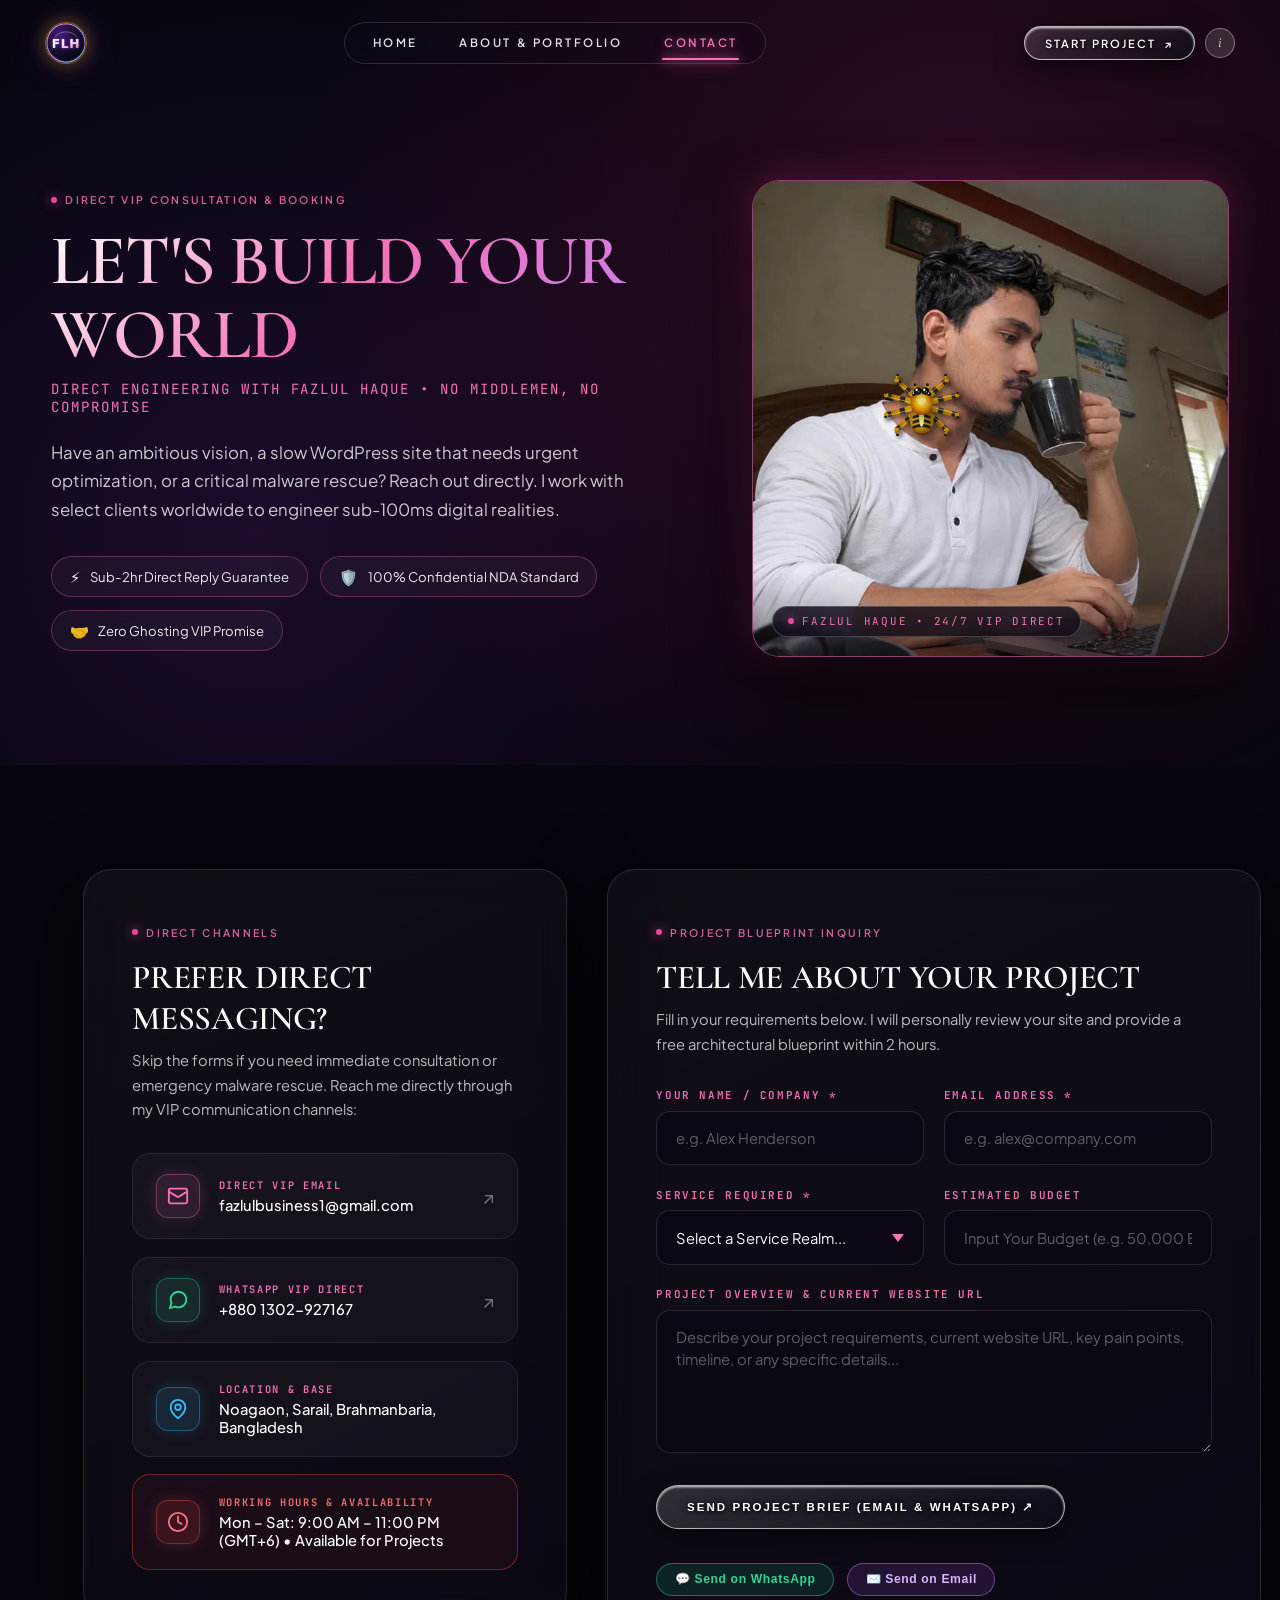
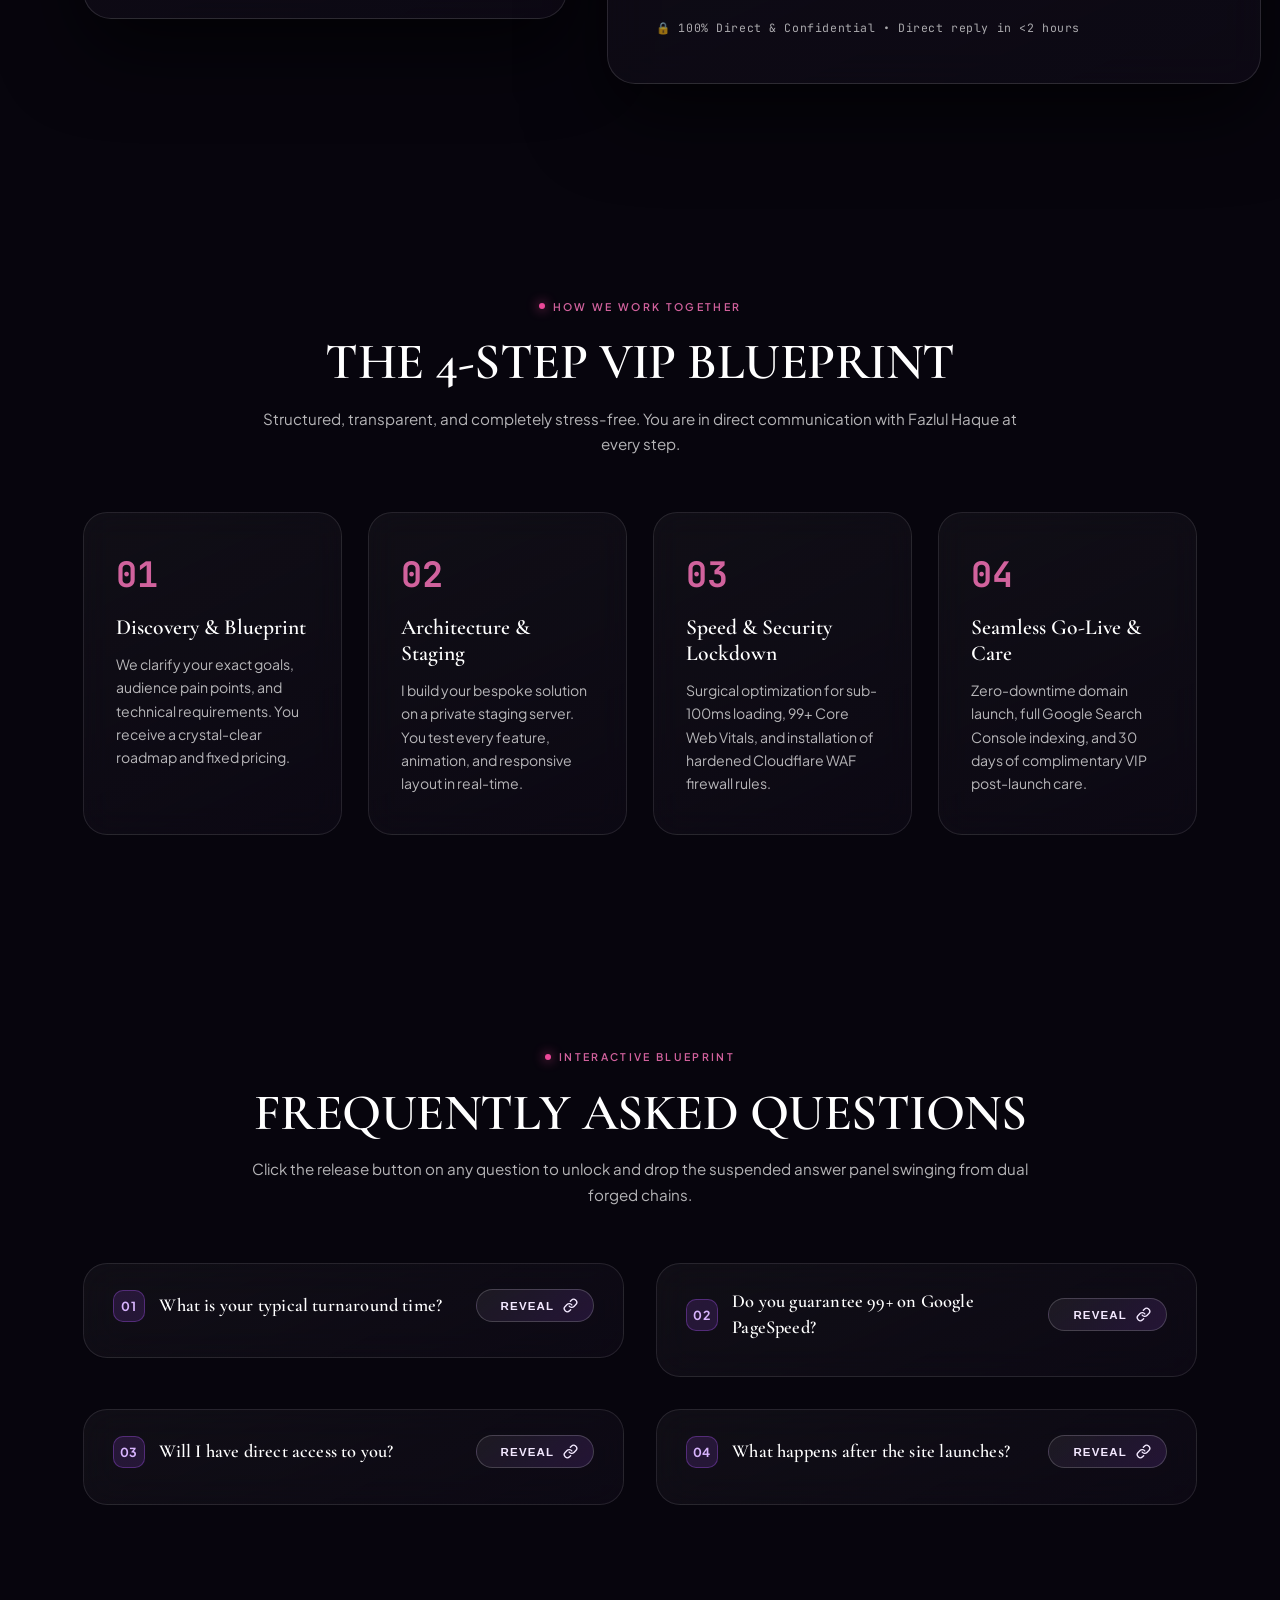
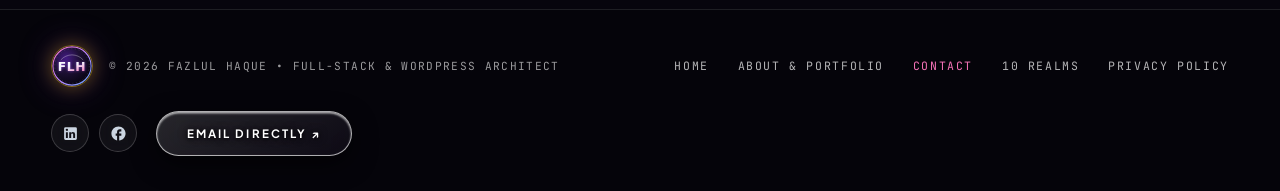
<file: contact.html>
<!DOCTYPE html>
<html lang="en">
<head>
  <meta charset="UTF-8" />
  <meta name="viewport" content="width=device-width, initial-scale=1.0, viewport-fit=cover" />

  <!-- High-Ranking SEO Meta Tags -->
  <title>Contact Fazlul Haque | Hire Full-Stack &amp; WordPress Architecture Specialist</title>
  <meta name="description" content="Hire Fazlul Haque for custom WordPress development, WooCommerce speed optimization, malware removal, and Next.js web applications. Direct 24/7 VIP communication with guaranteed sub-100ms performance." />
  <meta name="keywords" content="Hire Fazlul Haque, Contact WordPress Developer, WordPress Consultation, Speed Optimization Hire, WooCommerce Developer Contact, Web Development Inquiry" />
  <meta name="author" content="Fazlul Haque" />
  <meta name="robots" content="index, follow" />
  <link rel="canonical" href="https://fazlul-haque-portfolio.onrender.com/contact.html" />

  <!-- OpenGraph & Twitter Social Cards -->
  <meta property="og:url" content="https://fazlul-haque-portfolio.onrender.com/contact.html" />
  <meta property="og:title" content="Contact Fazlul Haque — Hire Web &amp; WordPress Expert" />
  <meta property="og:description" content="Initiate your project directly with Fazlul Haque. Guaranteed sub-100ms load times, hardened WAF security, and 24/7 direct communication." />
  <meta property="og:type" content="website" />
  <meta property="og:image" content="https://fazlul-haque-portfolio.onrender.com/assets/contact-hero.webp" />
  <meta property="og:image:type" content="image/webp" />
  <meta name="twitter:card" content="summary_large_image" />
  <meta name="twitter:title" content="Contact Fazlul Haque — Web &amp; WordPress Architect" />
  <meta name="twitter:description" content="Direct VIP contact for high-performance WordPress themes, WooCommerce stores, and web apps." />
  <meta name="twitter:image" content="https://fazlul-haque-portfolio.onrender.com/assets/contact-hero.webp" />

  <!-- Google Fonts Preconnect -->
  <link rel="preconnect" href="https://fonts.googleapis.com" />
  <link rel="preconnect" href="https://fonts.gstatic.com" crossorigin />
  <link rel="preload" href="assets/contact-hero.webp" as="image" type="image/webp" imagesrcset="assets/contact-hero-mob.webp 640w, assets/contact-hero.webp 800w" imagesizes="(max-width: 768px) 380px, 520px" fetchpriority="high" />
  <link rel="preload" as="style" href="https://fonts.googleapis.com/css2?family=Cormorant+Garamond:ital,wght@0,500;0,600;0,700;1,600&family=Plus+Jakarta+Sans:wght@400;500;600;700&family=JetBrains+Mono:wght@400;500;600&display=swap" onload="this.onload=null;this.rel='stylesheet'" />
  <noscript><link href="https://fonts.googleapis.com/css2?family=Cormorant+Garamond:ital,wght@0,500;0,600;0,700;1,600&family=Plus+Jakarta+Sans:wght@400;500;600;700&family=JetBrains+Mono:wght@400;500;600&display=swap" rel="stylesheet" /></noscript>

  <!-- Shared Universal Stylesheet -->
  <link rel="stylesheet" href="styles.css?v=53.0" />

  <!-- Rich JSON-LD Structured Data for Google Search -->
  <script type="application/ld+json">
  {
    "@context": "https://schema.org",
    "@graph": [
      {
        "@type": "ContactPage",
        "@id": "https://fazlul-haque-portfolio.onrender.com/contact.html#webpage",
        "url": "https://fazlul-haque-portfolio.onrender.com/contact.html",
        "name": "Contact Fazlul Haque — Project Inquiry & Consultation",
        "description": "Direct contact page to hire Fazlul Haque for high-performance WordPress and web development projects.",
        "mainEntity": {
          "@type": "Person",
          "name": "Fazlul Haque",
          "email": "fazlulbusiness1@gmail.com",
          "telephone": "+8801302927167",
          "jobTitle": "Full-Stack Web & WordPress Architecture Specialist",
          "url": "https://fazlul-haque-portfolio.onrender.com/"
        }
      },
      {
        "@type": "FAQPage",
        "mainEntity": [
          {
            "@type": "Question",
            "name": "How fast will Fazlul Haque respond to my inquiry?",
            "acceptedAnswer": {
              "@type": "Answer",
              "text": "Fazlul Haque personally reviews and replies to all project inquiries within 2 hours, 24/7."
            }
          },
          {
            "@type": "Question",
            "name": "Do you guarantee 99+ Google PageSpeed score?",
            "acceptedAnswer": {
              "@type": "Answer",
              "text": "Yes, every custom WordPress website and WooCommerce build comes with a formal Sub-100ms instant paint and 99+ PageSpeed guarantee."
            }
          },
          {
            "@type": "Question",
            "name": "Can you fix an existing slow or hacked WordPress site?",
            "acceptedAnswer": {
              "@type": "Answer",
              "text": "Absolutely. Emergency malware cleanup, backdoor extermination, and speed optimization audits are delivered within 24 to 48 hours."
            }
          }
        ]
      }
    ]
  }
  </script>
</head>
<body class="page-contact">

  <!-- =====================================================================
       TOP FLOATING NAVBAR (CONSISTENT ON ALL PAGES)
       ===================================================================== -->
  <header class="top-nav-bar" id="top-nav">
    <a href="index.html" class="nav-wave-logo" aria-label="Fazlul Haque (FLH) Home">
      <img src="assets/flh-logo.svg" alt="FLH Logo" class="flh-logo-svg" width="42" height="42" />
    </a>

    <nav class="nav-center-links" aria-label="Primary Navigation">
      <a href="index.html">HOME</a>
      <a href="about.html">ABOUT &amp; PORTFOLIO</a>
      <a href="contact.html" class="active">CONTACT</a>
    </nav>

    <div class="nav-right-group">
      <a href="contact.html" class="btn-shine start-creating-pill">
        <span>START PROJECT</span>
        <span class="arrow-ne">↗</span>
      </a>
      <button type="button" class="info-circle-btn" id="info-btn" aria-label="Portfolio Info">i</button>
    </div>
  </header>

  <main>
    <!-- =====================================================================
         1. CONTACT HERO SECTION: INITIATE YOUR VOYAGE
         (Hero image container configured and ready for your dedicated image)
         ===================================================================== -->
    <section class="contact-hero-section">
      <div class="contact-hero-container">
        <div class="contact-hero-grid">
          
          <!-- Left: Headline & Direct Statement -->
          <div class="contact-hero-content">
            <div class="rh-eyebrow">
              <span class="dot-purple"></span>
              <span>DIRECT VIP CONSULTATION &amp; BOOKING</span>
            </div>
            <h1 class="contact-hero-title">
              LET'S BUILD YOUR WORLD
            </h1>
            <p class="contact-hero-tagline">
              Direct Engineering with Fazlul Haque • No Middlemen, No Compromise
            </p>
            <p class="contact-hero-lead">
              Have an ambitious vision, a slow WordPress site that needs urgent optimization, or a critical malware rescue? Reach out directly. I work with select clients worldwide to engineer sub-100ms digital realities.
            </p>

            <div class="contact-guarantee-pills">
              <div class="cg-pill shine-card">
                <span class="cg-icon">⚡</span>
                <span>Sub-2hr Direct Reply Guarantee</span>
              </div>
              <div class="cg-pill shine-card">
                <span class="cg-icon">🛡️</span>
                <span>100% Confidential NDA Standard</span>
              </div>
              <div class="cg-pill shine-card">
                <span class="cg-icon">🤝</span>
                <span>Zero Ghosting VIP Promise</span>
              </div>
            </div>
          </div>

          <!-- Right: Hero Image Container (Reserved for your dedicated image) -->
          <div class="contact-hero-visual">
            <div class="contact-image-frame shine-card" id="contact-hero-frame">
              <img
                src="assets/contact-hero.webp"
                srcset="assets/contact-hero-mob.webp 640w, assets/contact-hero.webp 800w"
                sizes="(max-width: 768px) 380px, 520px"
                alt="Fazlul Haque — Direct Consultation"
                class="contact-portrait-img"
                id="contact-hero-img"
                width="800"
                height="800"
                fetchpriority="high"
                loading="eager"
              />
              <div class="contact-image-scrim"></div>
              <div class="contact-image-caption">
                <span class="dot-purple"></span>
                <span>FAZLUL HAQUE • 24/7 VIP DIRECT</span>
              </div>
            </div>
          </div>

        </div>
      </div>
    </section>

    <!-- =====================================================================
         2. INTERACTIVE PROJECT INQUIRY FORM & DIRECT VIP CHANNELS
         ===================================================================== -->
    <section class="contact-interactive-section">
      <div class="contact-section-container">
        
        <div class="contact-split-grid">
          
          <!-- Left Column: Direct VIP Channels -->
          <div class="contact-channels-card shine-card">
            <div class="rh-eyebrow">
              <span class="dot-purple"></span>
              <span>DIRECT CHANNELS</span>
            </div>
            <h2 class="channels-title">PREFER DIRECT MESSAGING?</h2>
            <p class="channels-desc">
              Skip the forms if you need immediate consultation or emergency malware rescue. Reach me directly through my VIP communication channels:
            </p>

            <div class="direct-channels-list">
              <!-- Channel 1: Email -->
              <a href="mailto:fazlulbusiness1@gmail.com" class="channel-item shine-card">
                <div class="ci-icon ci-icon-email">
                  <svg viewBox="0 0 24 24" width="22" height="22" fill="none" stroke="currentColor" stroke-width="2" stroke-linecap="round" stroke-linejoin="round" aria-hidden="true">
                    <rect x="2" y="4" width="20" height="16" rx="2"></rect>
                    <path d="m22 7-8.97 5.7a1.94 1.94 0 0 1-2.06 0L2 7"></path>
                  </svg>
                </div>
                <div class="ci-text">
                  <span class="ci-label">DIRECT VIP EMAIL</span>
                  <strong class="ci-val">fazlulbusiness1@gmail.com</strong>
                </div>
                <span class="ci-arrow">↗</span>
              </a>

              <!-- Channel 2: WhatsApp VIP -->
              <a href="https://wa.me/8801302927167" target="_blank" rel="noopener" class="channel-item shine-card">
                <div class="ci-icon ci-icon-wa">
                  <svg viewBox="0 0 24 24" width="22" height="22" fill="none" stroke="currentColor" stroke-width="2" stroke-linecap="round" stroke-linejoin="round" aria-hidden="true">
                    <path d="M21 11.5a8.38 8.38 0 0 1-.9 3.8 8.5 8.5 0 0 1-7.6 4.7 8.38 8.38 0 0 1-3.8-.9L3 21l1.9-5.7a8.38 8.38 0 0 1-.9-3.8 8.5 8.5 0 0 1 4.7-7.6 8.38 8.38 0 0 1 3.8-.9h.5a8.48 8.48 0 0 1 8 8v.5z"></path>
                  </svg>
                </div>
                <div class="ci-text">
                  <span class="ci-label">WHATSAPP VIP DIRECT</span>
                  <strong class="ci-val">+880 1302-927167</strong>
                </div>
                <span class="ci-arrow">↗</span>
              </a>

              <!-- Channel 3: Primary Location -->
              <div class="channel-item shine-card">
                <div class="ci-icon ci-icon-location">
                  <svg viewBox="0 0 24 24" width="22" height="22" fill="none" stroke="currentColor" stroke-width="2" stroke-linecap="round" stroke-linejoin="round" aria-hidden="true">
                    <path d="M20 10c0 6-8 12-8 12s-8-6-8-12a8 8 0 0 1 16 0Z"></path>
                    <circle cx="12" cy="10" r="3"></circle>
                  </svg>
                </div>
                <div class="ci-text">
                  <span class="ci-label">LOCATION &amp; BASE</span>
                  <strong class="ci-val">Noagaon, Sarail, Brahmanbaria, Bangladesh</strong>
                </div>
              </div>

              <!-- Channel 4: Working Hours & Availability -->
              <div class="channel-item shine-card highlight-channel">
                <div class="ci-icon ci-icon-hours">
                  <svg viewBox="0 0 24 24" width="22" height="22" fill="none" stroke="currentColor" stroke-width="2" stroke-linecap="round" stroke-linejoin="round" aria-hidden="true">
                    <circle cx="12" cy="12" r="10"></circle>
                    <polyline points="12 6 12 12 16 14"></polyline>
                  </svg>
                </div>
                <div class="ci-text">
                  <span class="ci-label">WORKING HOURS &amp; AVAILABILITY</span>
                  <strong class="ci-val">Mon &ndash; Sat: 9:00 AM &ndash; 11:00 PM (GMT+6) &bull; Available for Projects</strong>
                </div>
              </div>
            </div>
          </div>

          <!-- Right Column: Interactive Project Inquiry Form -->
          <div class="contact-form-card shine-card">
            <div class="rh-eyebrow">
              <span class="dot-purple"></span>
              <span>PROJECT BLUEPRINT INQUIRY</span>
            </div>
            <h2 class="form-title">TELL ME ABOUT YOUR PROJECT</h2>
            <p class="form-desc">
              Fill in your requirements below. I will personally review your site and provide a free architectural blueprint within 2 hours.
            </p>

            <form class="project-inquiry-form" id="project-form" action="https://formsubmit.co/fazlulbusiness1@gmail.com" method="POST">
              <input type="hidden" name="_captcha" value="false" />
              <input type="hidden" name="_template" value="table" />
              <input type="hidden" name="_subject" value="New VIP Project Inquiry — Fazlul Haque Portfolio" />
              <div class="form-group-row">
                <div class="form-field">
                  <label for="client-name">YOUR NAME / COMPANY *</label>
                  <input type="text" id="client-name" name="name" placeholder="e.g. Alex Henderson" required />
                </div>
                <div class="form-field">
                  <label for="client-email">EMAIL ADDRESS *</label>
                  <input type="email" id="client-email" name="email" placeholder="e.g. alex@company.com" required />
                </div>
              </div>

              <div class="form-group-row">
                <div class="form-field">
                  <label for="project-service">SERVICE REQUIRED *</label>
                  <select id="project-service" name="service" required>
                    <option value="" disabled selected>Select a Service Realm...</option>
                    <option value="custom-wordpress">Custom WordPress Theme &amp; ACF Pro</option>
                    <option value="elementor-pro">Bespoke Elementor Pro Design</option>
                    <option value="woocommerce">WooCommerce Store &amp; Fast Checkout</option>
                    <option value="speed-optimization">Sub-100ms Speed &amp; Core Web Vitals Overhaul</option>
                    <option value="security-malware">Malware Removal &amp; Cloudflare WAF Lockdown</option>
                    <option value="nextjs-fullstack">Next.js / React Modern Web Application</option>
                    <option value="vip-maintenance">Monthly 24/7 VIP Retainer &amp; Care</option>
                  </select>
                </div>
                <div class="form-field">
                  <label for="project-budget">ESTIMATED BUDGET</label>
                  <input type="text" id="project-budget" name="budget" placeholder="Input Your Budget (e.g. 50,000 BDT or $1,500)" />
                </div>
              </div>

              <div class="form-field">
                <label for="project-details">PROJECT OVERVIEW &amp; CURRENT WEBSITE URL</label>
                <textarea id="project-details" name="details" rows="5" placeholder="Describe your project requirements, current website URL, key pain points, timeline, or any specific details..." required></textarea>
              </div>

              <div class="form-submit-row">
                <button type="submit" class="btn-shine pill-btn-purple bubble-glass-btn" id="contact-submit-btn">
                  <span class="btn-label-text">SEND PROJECT BRIEF (EMAIL &amp; WHATSAPP) ↗</span>
                </button>
                <div class="form-dual-channels">
                  <button type="button" class="channel-btn-pill wa-pill" id="submit-whatsapp-direct" title="Instant message to Fazlul's WhatsApp">
                    <span>💬 Send on WhatsApp</span>
                  </button>
                  <button type="button" class="channel-btn-pill email-pill" id="submit-email-direct" title="Direct delivery to fazlulbusiness1@gmail.com">
                    <span>✉️ Send on Email</span>
                  </button>
                </div>
                <span class="form-sub-note">🔒 100% Direct &amp; Confidential &bull; Direct reply in &lt;2 hours</span>
              </div>

              <!-- Toast Feedback Placeholder -->
              <div class="form-toast-msg" id="form-toast" aria-live="polite"></div>
            </form>
          </div>

        </div>

      </div>
    </section>

    <!-- =====================================================================
         3. CLIENT ONBOARDING ROADMAP (4 SIMPLE PHASES)
         ===================================================================== -->
    <section class="contact-roadmap-section">
      <div class="about-section-header text-center">
        <div class="rh-eyebrow">
          <span class="dot-purple"></span>
          <span>HOW WE WORK TOGETHER</span>
        </div>
        <h2 class="section-serif-title">THE 4-STEP VIP BLUEPRINT</h2>
        <p class="section-sub-desc">
          Structured, transparent, and completely stress-free. You are in direct communication with Fazlul Haque at every step.
        </p>
      </div>

      <div class="roadmap-steps-grid">
        <div class="roadmap-step-card shine-card">
          <span class="rs-step-num">01</span>
          <h3 class="rs-title">Discovery &amp; Blueprint</h3>
          <p class="rs-desc">We clarify your exact goals, audience pain points, and technical requirements. You receive a crystal-clear roadmap and fixed pricing.</p>
        </div>

        <div class="roadmap-step-card shine-card">
          <span class="rs-step-num">02</span>
          <h3 class="rs-title">Architecture &amp; Staging</h3>
          <p class="rs-desc">I build your bespoke solution on a private staging server. You test every feature, animation, and responsive layout in real-time.</p>
        </div>

        <div class="roadmap-step-card shine-card">
          <span class="rs-step-num">03</span>
          <h3 class="rs-title">Speed &amp; Security Lockdown</h3>
          <p class="rs-desc">Surgical optimization for sub-100ms loading, 99+ Core Web Vitals, and installation of hardened Cloudflare WAF firewall rules.</p>
        </div>

        <div class="roadmap-step-card shine-card">
          <span class="rs-step-num">04</span>
          <h3 class="rs-title">Seamless Go-Live &amp; Care</h3>
          <p class="rs-desc">Zero-downtime domain launch, full Google Search Console indexing, and 30 days of complimentary VIP post-launch care.</p>
        </div>
      </div>
    </section>

    <!-- =====================================================================
         4. FREQUENTLY ASKED QUESTIONS (SEO RICH SNIPPETS)
         ===================================================================== -->
    <section class="contact-faq-section" id="faq-section">
      <div class="about-section-header text-center">
        <div class="rh-eyebrow">
          <span class="dot-purple"></span>
          <span>INTERACTIVE BLUEPRINT</span>
        </div>
        <h2 class="section-serif-title">FREQUENTLY ASKED QUESTIONS</h2>
        <p class="section-sub-desc">
          Click the release button on any question to unlock and drop the suspended answer panel swinging from dual forged chains.
        </p>
      </div>

      <!-- Hidden shared SVG gradients for metallic chains -->
      <svg class="faq-chain-defs" width="0" height="0" style="position:absolute; width:0; height:0; overflow:hidden;" aria-hidden="true">
        <defs>
          <linearGradient id="chainMetalGrad" x1="0%" y1="0%" x2="100%" y2="100%">
            <stop offset="0%" stop-color="#ffffff"/>
            <stop offset="25%" stop-color="#e9d5ff"/>
            <stop offset="50%" stop-color="#a855f7"/>
            <stop offset="75%" stop-color="#6b21a8"/>
            <stop offset="100%" stop-color="#1e1035"/>
          </linearGradient>
          <linearGradient id="chainMetalSide" x1="0%" y1="0%" x2="100%" y2="0%">
            <stop offset="0%" stop-color="#f5d0fe"/>
            <stop offset="50%" stop-color="#9333ea"/>
            <stop offset="100%" stop-color="#3b0764"/>
          </linearGradient>
        </defs>
      </svg>

      <div class="faq-accordion-grid">
        <!-- FAQ Item 01 with Suspended Chain Rig -->
        <div class="faq-item shine-card" data-faq-id="1">
          <div class="faq-header" tabindex="0" role="button" aria-expanded="false" aria-controls="faq-stage-1">
            <div class="faq-q-left">
              <span class="faq-num-pill">01</span>
              <h3 class="faq-question">What is your typical turnaround time?</h3>
            </div>
            <button type="button" class="faq-chain-trigger" aria-expanded="false" aria-controls="faq-stage-1" aria-label="Toggle answer for: What is your typical turnaround time?">
              <span class="trigger-glint"></span>
              <span class="trigger-txt">REVEAL</span>
              <span class="trigger-icon-box">
                <svg class="trigger-chain-icon" viewBox="0 0 24 24" width="15" height="15" fill="none" stroke="currentColor" stroke-width="2.2" stroke-linecap="round" stroke-linejoin="round">
                  <path d="M10 13a5 5 0 0 0 7.54.54l3-3a5 5 0 0 0-7.07-7.07l-1.72 1.71"/>
                  <path d="M14 11a5 5 0 0 0-7.54-.54l-3 3a5 5 0 0 0 7.07 7.07l1.71-1.71"/>
                </svg>
              </span>
            </button>
          </div>

          <div class="faq-chain-stage" id="faq-stage-1" aria-hidden="true">
            <div class="faq-stage-inner">
              <div class="faq-hanging-assembly">
                <!-- Dual Suspension Rig: Left & Right Chains -->
                <div class="faq-suspension-rig">
                  <div class="faq-chain-column faq-chain-left">
                    <span class="mount-rivet" title="Ceiling Mount"></span>
                    <svg class="chain-svg" viewBox="0 0 16 56" fill="none" aria-hidden="true">
                      <circle cx="8" cy="5" r="4" stroke="url(#chainMetalGrad)" stroke-width="2" fill="#0b0714"/>
                      <rect x="4.5" y="8" width="7" height="13" rx="3.5" stroke="url(#chainMetalGrad)" stroke-width="2.2" fill="#140b27"/>
                      <rect x="6.2" y="10" width="3.6" height="9" rx="1.8" fill="#06020c"/>
                      <rect x="6.5" y="18" width="3" height="12" rx="1.5" fill="url(#chainMetalSide)"/>
                      <rect x="4.5" y="27" width="7" height="13" rx="3.5" stroke="url(#chainMetalGrad)" stroke-width="2.2" fill="#140b27"/>
                      <rect x="6.2" y="29" width="3.6" height="9" rx="1.8" fill="#06020c"/>
                      <rect x="6.5" y="37" width="3" height="12" rx="1.5" fill="url(#chainMetalSide)"/>
                      <path d="M4.5 46 C4.5 54 11.5 54 11.5 46" stroke="url(#chainMetalGrad)" stroke-width="2.4" stroke-linecap="round" fill="none"/>
                      <circle cx="8" cy="53" r="2.5" fill="#f472b6"/>
                    </svg>
                  </div>

                  <div class="chain-overhead-beam">
                    <span class="beam-glow-line"></span>
                  </div>

                  <div class="faq-chain-column faq-chain-right">
                    <span class="mount-rivet" title="Ceiling Mount"></span>
                    <svg class="chain-svg" viewBox="0 0 16 56" fill="none" aria-hidden="true">
                      <circle cx="8" cy="5" r="4" stroke="url(#chainMetalGrad)" stroke-width="2" fill="#0b0714"/>
                      <rect x="4.5" y="8" width="7" height="13" rx="3.5" stroke="url(#chainMetalGrad)" stroke-width="2.2" fill="#140b27"/>
                      <rect x="6.2" y="10" width="3.6" height="9" rx="1.8" fill="#06020c"/>
                      <rect x="6.5" y="18" width="3" height="12" rx="1.5" fill="url(#chainMetalSide)"/>
                      <rect x="4.5" y="27" width="7" height="13" rx="3.5" stroke="url(#chainMetalGrad)" stroke-width="2.2" fill="#140b27"/>
                      <rect x="6.2" y="29" width="3.6" height="9" rx="1.8" fill="#06020c"/>
                      <rect x="6.5" y="37" width="3" height="12" rx="1.5" fill="url(#chainMetalSide)"/>
                      <path d="M4.5 46 C4.5 54 11.5 54 11.5 46" stroke="url(#chainMetalGrad)" stroke-width="2.4" stroke-linecap="round" fill="none"/>
                      <circle cx="8" cy="53" r="2.5" fill="#f472b6"/>
                    </svg>
                  </div>
                </div>

                <!-- Suspended Obsidian Glass Plaque with Corner Bolts & Shackles -->
                <div class="faq-hanging-plaque">
                  <div class="plaque-corner-shackle top-left"><span class="shackle-hole"></span></div>
                  <div class="plaque-corner-shackle top-right"><span class="shackle-hole"></span></div>
                  <span class="plaque-stud bl"></span>
                  <span class="plaque-stud br"></span>

                  <div class="plaque-header-meta">
                    <span class="meta-status-chip">
                      <span class="chip-dot"></span>
                      <span>VERIFIED ANSWER</span>
                    </span>
                    <span class="meta-tag">SPEED AUDIT &amp; DELIVERY</span>
                  </div>

                  <p class="faq-answer">Small sprints and speed optimization audits take 24–72 hours. Custom WordPress platforms and full WooCommerce builds typically take 1 to 3 weeks depending on scope.</p>
                </div>
              </div>
            </div>
          </div>
        </div>

        <!-- FAQ Item 02 with Suspended Chain Rig -->
        <div class="faq-item shine-card" data-faq-id="2">
          <div class="faq-header" tabindex="0" role="button" aria-expanded="false" aria-controls="faq-stage-2">
            <div class="faq-q-left">
              <span class="faq-num-pill">02</span>
              <h3 class="faq-question">Do you guarantee 99+ on Google PageSpeed?</h3>
            </div>
            <button type="button" class="faq-chain-trigger" aria-expanded="false" aria-controls="faq-stage-2" aria-label="Toggle answer for: Do you guarantee 99+ on Google PageSpeed?">
              <span class="trigger-glint"></span>
              <span class="trigger-txt">REVEAL</span>
              <span class="trigger-icon-box">
                <svg class="trigger-chain-icon" viewBox="0 0 24 24" width="15" height="15" fill="none" stroke="currentColor" stroke-width="2.2" stroke-linecap="round" stroke-linejoin="round">
                  <path d="M10 13a5 5 0 0 0 7.54.54l3-3a5 5 0 0 0-7.07-7.07l-1.72 1.71"/>
                  <path d="M14 11a5 5 0 0 0-7.54-.54l-3 3a5 5 0 0 0 7.07 7.07l1.71-1.71"/>
                </svg>
              </span>
            </button>
          </div>

          <div class="faq-chain-stage" id="faq-stage-2" aria-hidden="true">
            <div class="faq-stage-inner">
              <div class="faq-hanging-assembly">
                <!-- Dual Suspension Rig: Left & Right Chains -->
                <div class="faq-suspension-rig">
                  <div class="faq-chain-column faq-chain-left">
                    <span class="mount-rivet" title="Ceiling Mount"></span>
                    <svg class="chain-svg" viewBox="0 0 16 56" fill="none" aria-hidden="true">
                      <circle cx="8" cy="5" r="4" stroke="url(#chainMetalGrad)" stroke-width="2" fill="#0b0714"/>
                      <rect x="4.5" y="8" width="7" height="13" rx="3.5" stroke="url(#chainMetalGrad)" stroke-width="2.2" fill="#140b27"/>
                      <rect x="6.2" y="10" width="3.6" height="9" rx="1.8" fill="#06020c"/>
                      <rect x="6.5" y="18" width="3" height="12" rx="1.5" fill="url(#chainMetalSide)"/>
                      <rect x="4.5" y="27" width="7" height="13" rx="3.5" stroke="url(#chainMetalGrad)" stroke-width="2.2" fill="#140b27"/>
                      <rect x="6.2" y="29" width="3.6" height="9" rx="1.8" fill="#06020c"/>
                      <rect x="6.5" y="37" width="3" height="12" rx="1.5" fill="url(#chainMetalSide)"/>
                      <path d="M4.5 46 C4.5 54 11.5 54 11.5 46" stroke="url(#chainMetalGrad)" stroke-width="2.4" stroke-linecap="round" fill="none"/>
                      <circle cx="8" cy="53" r="2.5" fill="#f472b6"/>
                    </svg>
                  </div>

                  <div class="chain-overhead-beam">
                    <span class="beam-glow-line"></span>
                  </div>

                  <div class="faq-chain-column faq-chain-right">
                    <span class="mount-rivet" title="Ceiling Mount"></span>
                    <svg class="chain-svg" viewBox="0 0 16 56" fill="none" aria-hidden="true">
                      <circle cx="8" cy="5" r="4" stroke="url(#chainMetalGrad)" stroke-width="2" fill="#0b0714"/>
                      <rect x="4.5" y="8" width="7" height="13" rx="3.5" stroke="url(#chainMetalGrad)" stroke-width="2.2" fill="#140b27"/>
                      <rect x="6.2" y="10" width="3.6" height="9" rx="1.8" fill="#06020c"/>
                      <rect x="6.5" y="18" width="3" height="12" rx="1.5" fill="url(#chainMetalSide)"/>
                      <rect x="4.5" y="27" width="7" height="13" rx="3.5" stroke="url(#chainMetalGrad)" stroke-width="2.2" fill="#140b27"/>
                      <rect x="6.2" y="29" width="3.6" height="9" rx="1.8" fill="#06020c"/>
                      <rect x="6.5" y="37" width="3" height="12" rx="1.5" fill="url(#chainMetalSide)"/>
                      <path d="M4.5 46 C4.5 54 11.5 54 11.5 46" stroke="url(#chainMetalGrad)" stroke-width="2.4" stroke-linecap="round" fill="none"/>
                      <circle cx="8" cy="53" r="2.5" fill="#f472b6"/>
                    </svg>
                  </div>
                </div>

                <!-- Suspended Obsidian Glass Plaque with Corner Bolts & Shackles -->
                <div class="faq-hanging-plaque">
                  <div class="plaque-corner-shackle top-left"><span class="shackle-hole"></span></div>
                  <div class="plaque-corner-shackle top-right"><span class="shackle-hole"></span></div>
                  <span class="plaque-stud bl"></span>
                  <span class="plaque-stud br"></span>

                  <div class="plaque-header-meta">
                    <span class="meta-status-chip">
                      <span class="chip-dot"></span>
                      <span>VERIFIED ANSWER</span>
                    </span>
                    <span class="meta-tag">PERFORMANCE STANDARDS</span>
                  </div>

                  <p class="faq-answer">Yes. Every website I build or optimize is engineered to score 95–100 on Google PageSpeed Insights and pass all Core Web Vitals with flying colors.</p>
                </div>
              </div>
            </div>
          </div>
        </div>

        <!-- FAQ Item 03 with Suspended Chain Rig -->
        <div class="faq-item shine-card" data-faq-id="3">
          <div class="faq-header" tabindex="0" role="button" aria-expanded="false" aria-controls="faq-stage-3">
            <div class="faq-q-left">
              <span class="faq-num-pill">03</span>
              <h3 class="faq-question">Will I have direct access to you?</h3>
            </div>
            <button type="button" class="faq-chain-trigger" aria-expanded="false" aria-controls="faq-stage-3" aria-label="Toggle answer for: Will I have direct access to you?">
              <span class="trigger-glint"></span>
              <span class="trigger-txt">REVEAL</span>
              <span class="trigger-icon-box">
                <svg class="trigger-chain-icon" viewBox="0 0 24 24" width="15" height="15" fill="none" stroke="currentColor" stroke-width="2.2" stroke-linecap="round" stroke-linejoin="round">
                  <path d="M10 13a5 5 0 0 0 7.54.54l3-3a5 5 0 0 0-7.07-7.07l-1.72 1.71"/>
                  <path d="M14 11a5 5 0 0 0-7.54-.54l-3 3a5 5 0 0 0 7.07 7.07l1.71-1.71"/>
                </svg>
              </span>
            </button>
          </div>

          <div class="faq-chain-stage" id="faq-stage-3" aria-hidden="true">
            <div class="faq-stage-inner">
              <div class="faq-hanging-assembly">
                <!-- Dual Suspension Rig: Left & Right Chains -->
                <div class="faq-suspension-rig">
                  <div class="faq-chain-column faq-chain-left">
                    <span class="mount-rivet" title="Ceiling Mount"></span>
                    <svg class="chain-svg" viewBox="0 0 16 56" fill="none" aria-hidden="true">
                      <circle cx="8" cy="5" r="4" stroke="url(#chainMetalGrad)" stroke-width="2" fill="#0b0714"/>
                      <rect x="4.5" y="8" width="7" height="13" rx="3.5" stroke="url(#chainMetalGrad)" stroke-width="2.2" fill="#140b27"/>
                      <rect x="6.2" y="10" width="3.6" height="9" rx="1.8" fill="#06020c"/>
                      <rect x="6.5" y="18" width="3" height="12" rx="1.5" fill="url(#chainMetalSide)"/>
                      <rect x="4.5" y="27" width="7" height="13" rx="3.5" stroke="url(#chainMetalGrad)" stroke-width="2.2" fill="#140b27"/>
                      <rect x="6.2" y="29" width="3.6" height="9" rx="1.8" fill="#06020c"/>
                      <rect x="6.5" y="37" width="3" height="12" rx="1.5" fill="url(#chainMetalSide)"/>
                      <path d="M4.5 46 C4.5 54 11.5 54 11.5 46" stroke="url(#chainMetalGrad)" stroke-width="2.4" stroke-linecap="round" fill="none"/>
                      <circle cx="8" cy="53" r="2.5" fill="#f472b6"/>
                    </svg>
                  </div>

                  <div class="chain-overhead-beam">
                    <span class="beam-glow-line"></span>
                  </div>

                  <div class="faq-chain-column faq-chain-right">
                    <span class="mount-rivet" title="Ceiling Mount"></span>
                    <svg class="chain-svg" viewBox="0 0 16 56" fill="none" aria-hidden="true">
                      <circle cx="8" cy="5" r="4" stroke="url(#chainMetalGrad)" stroke-width="2" fill="#0b0714"/>
                      <rect x="4.5" y="8" width="7" height="13" rx="3.5" stroke="url(#chainMetalGrad)" stroke-width="2.2" fill="#140b27"/>
                      <rect x="6.2" y="10" width="3.6" height="9" rx="1.8" fill="#06020c"/>
                      <rect x="6.5" y="18" width="3" height="12" rx="1.5" fill="url(#chainMetalSide)"/>
                      <rect x="4.5" y="27" width="7" height="13" rx="3.5" stroke="url(#chainMetalGrad)" stroke-width="2.2" fill="#140b27"/>
                      <rect x="6.2" y="29" width="3.6" height="9" rx="1.8" fill="#06020c"/>
                      <rect x="6.5" y="37" width="3" height="12" rx="1.5" fill="url(#chainMetalSide)"/>
                      <path d="M4.5 46 C4.5 54 11.5 54 11.5 46" stroke="url(#chainMetalGrad)" stroke-width="2.4" stroke-linecap="round" fill="none"/>
                      <circle cx="8" cy="53" r="2.5" fill="#f472b6"/>
                    </svg>
                  </div>
                </div>

                <!-- Suspended Obsidian Glass Plaque with Corner Bolts & Shackles -->
                <div class="faq-hanging-plaque">
                  <div class="plaque-corner-shackle top-left"><span class="shackle-hole"></span></div>
                  <div class="plaque-corner-shackle top-right"><span class="shackle-hole"></span></div>
                  <span class="plaque-stud bl"></span>
                  <span class="plaque-stud br"></span>

                  <div class="plaque-header-meta">
                    <span class="meta-status-chip">
                      <span class="chip-dot"></span>
                      <span>VERIFIED ANSWER</span>
                    </span>
                    <span class="meta-tag">COMMUNICATION PROTOCOL</span>
                  </div>

                  <p class="faq-answer">Always. You will never be handed off to account managers or junior developers. You communicate directly with Fazlul Haque via WhatsApp, Telegram, or Email.</p>
                </div>
              </div>
            </div>
          </div>
        </div>

        <!-- FAQ Item 04 with Suspended Chain Rig -->
        <div class="faq-item shine-card" data-faq-id="4">
          <div class="faq-header" tabindex="0" role="button" aria-expanded="false" aria-controls="faq-stage-4">
            <div class="faq-q-left">
              <span class="faq-num-pill">04</span>
              <h3 class="faq-question">What happens after the site launches?</h3>
            </div>
            <button type="button" class="faq-chain-trigger" aria-expanded="false" aria-controls="faq-stage-4" aria-label="Toggle answer for: What happens after the site launches?">
              <span class="trigger-glint"></span>
              <span class="trigger-txt">REVEAL</span>
              <span class="trigger-icon-box">
                <svg class="trigger-chain-icon" viewBox="0 0 24 24" width="15" height="15" fill="none" stroke="currentColor" stroke-width="2.2" stroke-linecap="round" stroke-linejoin="round">
                  <path d="M10 13a5 5 0 0 0 7.54.54l3-3a5 5 0 0 0-7.07-7.07l-1.72 1.71"/>
                  <path d="M14 11a5 5 0 0 0-7.54-.54l-3 3a5 5 0 0 0 7.07 7.07l1.71-1.71"/>
                </svg>
              </span>
            </button>
          </div>

          <div class="faq-chain-stage" id="faq-stage-4" aria-hidden="true">
            <div class="faq-stage-inner">
              <div class="faq-hanging-assembly">
                <!-- Dual Suspension Rig: Left & Right Chains -->
                <div class="faq-suspension-rig">
                  <div class="faq-chain-column faq-chain-left">
                    <span class="mount-rivet" title="Ceiling Mount"></span>
                    <svg class="chain-svg" viewBox="0 0 16 56" fill="none" aria-hidden="true">
                      <circle cx="8" cy="5" r="4" stroke="url(#chainMetalGrad)" stroke-width="2" fill="#0b0714"/>
                      <rect x="4.5" y="8" width="7" height="13" rx="3.5" stroke="url(#chainMetalGrad)" stroke-width="2.2" fill="#140b27"/>
                      <rect x="6.2" y="10" width="3.6" height="9" rx="1.8" fill="#06020c"/>
                      <rect x="6.5" y="18" width="3" height="12" rx="1.5" fill="url(#chainMetalSide)"/>
                      <rect x="4.5" y="27" width="7" height="13" rx="3.5" stroke="url(#chainMetalGrad)" stroke-width="2.2" fill="#140b27"/>
                      <rect x="6.2" y="29" width="3.6" height="9" rx="1.8" fill="#06020c"/>
                      <rect x="6.5" y="37" width="3" height="12" rx="1.5" fill="url(#chainMetalSide)"/>
                      <path d="M4.5 46 C4.5 54 11.5 54 11.5 46" stroke="url(#chainMetalGrad)" stroke-width="2.4" stroke-linecap="round" fill="none"/>
                      <circle cx="8" cy="53" r="2.5" fill="#f472b6"/>
                    </svg>
                  </div>

                  <div class="chain-overhead-beam">
                    <span class="beam-glow-line"></span>
                  </div>

                  <div class="faq-chain-column faq-chain-right">
                    <span class="mount-rivet" title="Ceiling Mount"></span>
                    <svg class="chain-svg" viewBox="0 0 16 56" fill="none" aria-hidden="true">
                      <circle cx="8" cy="5" r="4" stroke="url(#chainMetalGrad)" stroke-width="2" fill="#0b0714"/>
                      <rect x="4.5" y="8" width="7" height="13" rx="3.5" stroke="url(#chainMetalGrad)" stroke-width="2.2" fill="#140b27"/>
                      <rect x="6.2" y="10" width="3.6" height="9" rx="1.8" fill="#06020c"/>
                      <rect x="6.5" y="18" width="3" height="12" rx="1.5" fill="url(#chainMetalSide)"/>
                      <rect x="4.5" y="27" width="7" height="13" rx="3.5" stroke="url(#chainMetalGrad)" stroke-width="2.2" fill="#140b27"/>
                      <rect x="6.2" y="29" width="3.6" height="9" rx="1.8" fill="#06020c"/>
                      <rect x="6.5" y="37" width="3" height="12" rx="1.5" fill="url(#chainMetalSide)"/>
                      <path d="M4.5 46 C4.5 54 11.5 54 11.5 46" stroke="url(#chainMetalGrad)" stroke-width="2.4" stroke-linecap="round" fill="none"/>
                      <circle cx="8" cy="53" r="2.5" fill="#f472b6"/>
                    </svg>
                  </div>
                </div>

                <!-- Suspended Obsidian Glass Plaque with Corner Bolts & Shackles -->
                <div class="faq-hanging-plaque">
                  <div class="plaque-corner-shackle top-left"><span class="shackle-hole"></span></div>
                  <div class="plaque-corner-shackle top-right"><span class="shackle-hole"></span></div>
                  <span class="plaque-stud bl"></span>
                  <span class="plaque-stud br"></span>

                  <div class="plaque-header-meta">
                    <span class="meta-status-chip">
                      <span class="chip-dot"></span>
                      <span>VERIFIED ANSWER</span>
                    </span>
                    <span class="meta-tag">VIP POST-LAUNCH CARE</span>
                  </div>

                  <p class="faq-answer">Every delivery includes 30 days of VIP warranty and support. I also offer monthly VIP care retainers to ensure your site remains lightning-fast, updated, and secure 24/7.</p>
                </div>
              </div>
            </div>
          </div>
        </div>
      </div>
    </section>
  </main>

  <!-- =====================================================================
       FOOTER (MATCHING DESIGN ACROSS ALL PAGES)
       ===================================================================== -->
  <footer class="about-footer-bar">
    <div class="af-container">
      <div class="af-left">
        <a href="index.html" class="nav-wave-logo" aria-label="Fazlul Haque (FLH) Home">
          <img src="assets/flh-logo.svg" alt="FLH Logo" class="flh-logo-svg" width="42" height="42" loading="lazy" decoding="async" />
        </a>
        <span>&copy; 2026 FAZLUL HAQUE • FULL-STACK &amp; WORDPRESS ARCHITECT</span>
      </div>

      <nav class="af-links" aria-label="Footer Navigation">
        <a href="index.html">HOME</a>
        <a href="about.html">ABOUT &amp; PORTFOLIO</a>
        <a href="contact.html" class="active">CONTACT</a>
        <a href="index.html#realms-section">10 REALMS</a>
        <a href="privacy.html">PRIVACY POLICY</a>
      </nav>

            <div class="af-right">
        <div class="footer-social-wrap">
          <a href="https://www.linkedin.com/in/mdfazlulhaque003/" target="_blank" rel="noopener noreferrer" class="social-footer-btn" aria-label="Fazlul Haque LinkedIn" title="LinkedIn Profile">
            <svg width="17" height="17" viewBox="0 0 24 24" fill="currentColor">
              <path d="M19 3a2 2 0 0 1 2 2v14a2 2 0 0 1-2 2H5a2 2 0 0 1-2-2V5a2 2 0 0 1 2-2h14m-.5 15.5v-5.3a3.26 3.26 0 0 0-3.26-3.26c-.85 0-1.84.52-2.28 1.3v-1.11h-2.79v8.37h2.79v-4.93c0-.77.62-1.4 1.39-1.4a1.4 1.4 0 0 1 1.4 1.4v4.93h2.75M6.88 8.56a1.68 1.68 0 0 0 1.68-1.68c0-.93-.75-1.69-1.68-1.69a1.69 1.69 0 0 0-1.69 1.69c0 .93.76 1.68 1.69 1.68m1.39 9.94v-8.37H5.5v8.37h2.77z"/>
            </svg>
          </a>
          <a href="https://www.facebook.com/profile.php?id=61572731453253" target="_blank" rel="noopener noreferrer" class="social-footer-btn" aria-label="Fazlul Haque Facebook" title="Facebook Page">
            <svg width="17" height="17" viewBox="0 0 24 24" fill="currentColor">
              <path d="M22 12c0-5.52-4.48-10-10-10S2 6.48 2 12c0 4.84 3.44 8.87 8 9.8V15H8v-3h2V9.5C10 7.57 11.57 6 13.5 6H16v3h-2c-.55 0-1 .45-1 1v2h3v3h-3v6.95c5.05-.5 9-4.76 9-9.95z"/>
            </svg>
          </a>
        </div>
        <a href="mailto:fazlulbusiness1@gmail.com" class="btn-shine pill-btn-purple bubble-glass-btn">
          <span class="btn-label-text">EMAIL DIRECTLY ↗</span>
        </a>
      </div>
    </div>
  </footer>

  <!-- Portfolio Info Modal (Shared Across Pages for Top-Right 'i' Button) -->
  <div class="realm-modal-backdrop" id="realm-modal" aria-hidden="true">
    <div class="realm-modal-card shine-card">
      <div class="rm-header">
        <span class="rm-tag" id="rm-tag">PORTFOLIO ENGINE • FAZLUL HAQUE</span>
        <button type="button" class="rm-close" id="rm-close" aria-label="Close modal">✕</button>
      </div>
      <h3 class="rm-title" id="rm-title">Fazlul Haque — Live Websites Showcase</h3>
      <p class="rm-desc" id="rm-desc"></p>
      <div class="rm-list" id="rm-list"></div>
      <div class="rm-footer">
        <a href="#project-form" class="btn-shine pill-btn-purple bubble-glass-btn" id="rm-cta"><span class="btn-label-text">START THIS PROJECT ↗</span></a>
      </div>
    </div>
  </div>

  <!-- Floating Back-to-Top Rocket Button -->
  <button type="button" class="floating-back-to-top shine-card" id="back-to-top-btn" aria-label="Back to Top">
    <span class="btt-icon">↑</span>
    <span class="btt-text">TOP</span>
  </button>

  <!-- Interactive Golden Jumping Spider with Silk Thread -->
  <canvas id="cursor-spider-canvas" class="cursor-spider-canvas" aria-hidden="true"></canvas>

  <script defer src="app.js?v=53.0"></script>

  <!-- Floating Mobile Bottom Navigation Dock (Visible on Mobile Screens < 768px) -->
  <nav class="mobile-bottom-dock" aria-label="Mobile Navigation">
    <a href="index.html" class="mob-dock-item ">
      <svg class="dock-icon" viewBox="0 0 24 24" width="20" height="20" fill="none" stroke="currentColor" stroke-width="2">
        <path d="M3 9l9-7 9 7v11a2 2 0 0 1-2 2H5a2 2 0 0 1-2-2z"/>
        <polyline points="9 22 9 12 15 12 15 22"/>
      </svg>
      <span>HOME</span>
    </a>
    <a href="about.html" class="mob-dock-item ">
      <svg class="dock-icon" viewBox="0 0 24 24" width="20" height="20" fill="none" stroke="currentColor" stroke-width="2">
        <rect x="2" y="7" width="20" height="14" rx="2" ry="2"/>
        <path d="M16 21V5a2 2 0 0 0-2-2h-4a2 2 0 0 0-2 2v16"/>
      </svg>
      <span>ABOUT</span>
    </a>
    <a href="contact.html" class="mob-dock-item active">
      <svg class="dock-icon" viewBox="0 0 24 24" width="20" height="20" fill="none" stroke="currentColor" stroke-width="2">
        <path d="M21 15a2 2 0 0 1-2 2H7l-4 4V5a2 2 0 0 1 2-2h14a2 2 0 0 1 2 2z"/>
      </svg>
      <span>CONTACT</span>
    </a>
    <a href="https://wa.me/8801302927167" target="_blank" rel="noopener noreferrer" class="mob-dock-item mob-dock-wa" aria-label="Direct WhatsApp">
      <svg class="dock-icon" viewBox="0 0 24 24" width="20" height="20" fill="currentColor">
        <path d="M20.52 3.48A11.93 11.93 0 0 0 12.06 0C5.46 0 .09 5.37.09 11.97c0 2.11.55 4.17 1.6 5.99L0 24l6.21-1.63a11.9 11.9 0 0 0 5.85 1.52h.01c6.6 0 11.97-5.37 11.97-11.97 0-3.2-1.25-6.21-3.52-8.44zm-8.46 18.39h-.01a9.9 9.9 0 0 1-5.04-1.38l-.36-.21-3.74.98 1-3.65-.24-.38a9.92 9.92 0 0 1-1.52-5.26c0-5.48 4.46-9.94 9.94-9.94 2.65 0 5.15 1.03 7.03 2.91a9.88 9.88 0 0 1 2.91 7.03c0 5.48-4.46 9.94-9.94 9.94zm5.45-7.44c-.3-.15-1.77-.87-2.04-.97-.27-.1-.47-.15-.67.15-.2.3-.77.97-.94 1.17-.17.2-.35.22-.65.07-.3-.15-1.26-.46-2.4-1.48-.89-.79-1.49-1.77-1.66-2.07-.17-.3-.02-.46.13-.61.14-.13.3-.35.45-.52.15-.17.2-.3.3-.5.1-.2.05-.37-.02-.52-.08-.15-.67-1.62-.92-2.22-.24-.58-.49-.5-.67-.51h-.57c-.2 0-.52.07-.8.37-.27.3-1.05 1.03-1.05 2.51s1.08 2.91 1.23 3.11c.15.2 2.12 3.24 5.14 4.54.72.31 1.28.5 1.72.64.72.23 1.38.2 1.9.12.58-.09 1.77-.72 2.02-1.42.25-.7.25-1.3.17-1.42-.07-.12-.27-.2-.57-.35z"/>
      </svg>
      <span>CHAT</span>
    </a>
  </nav>

</body>
</html>
</file>
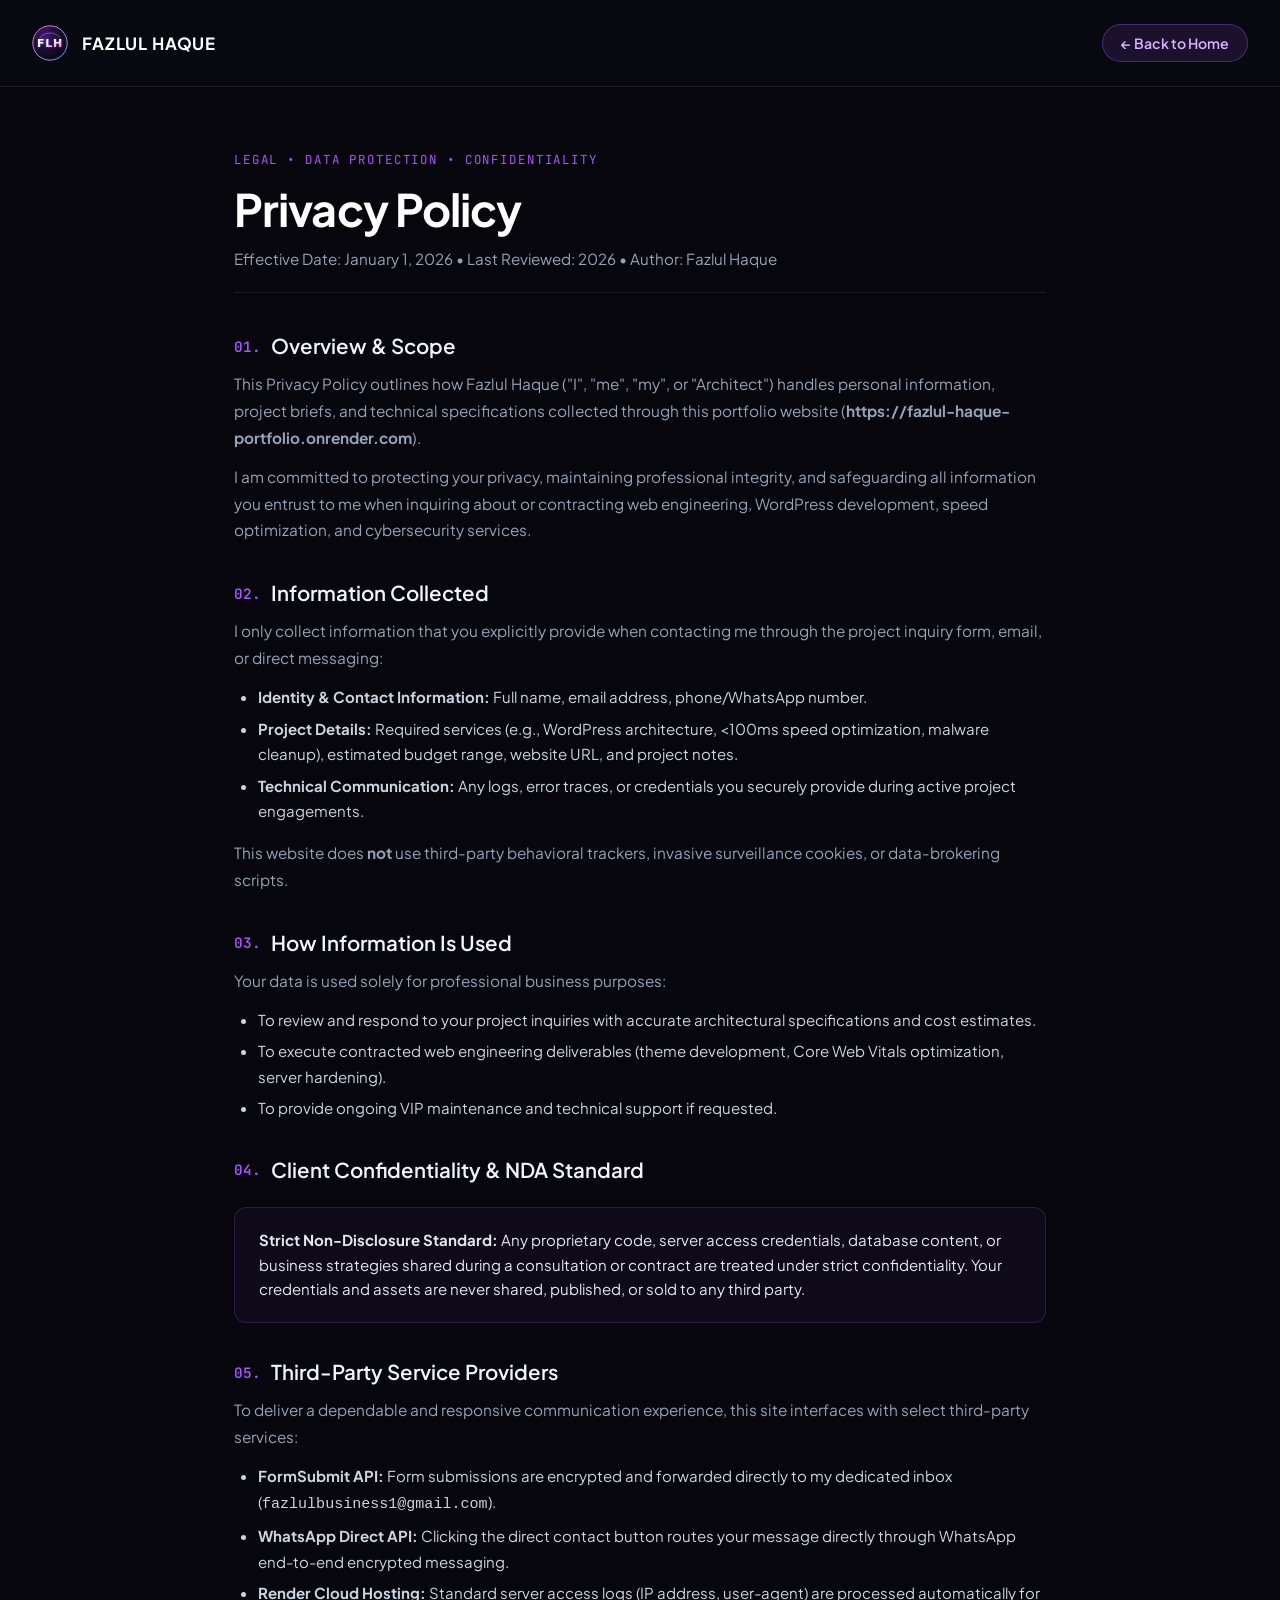
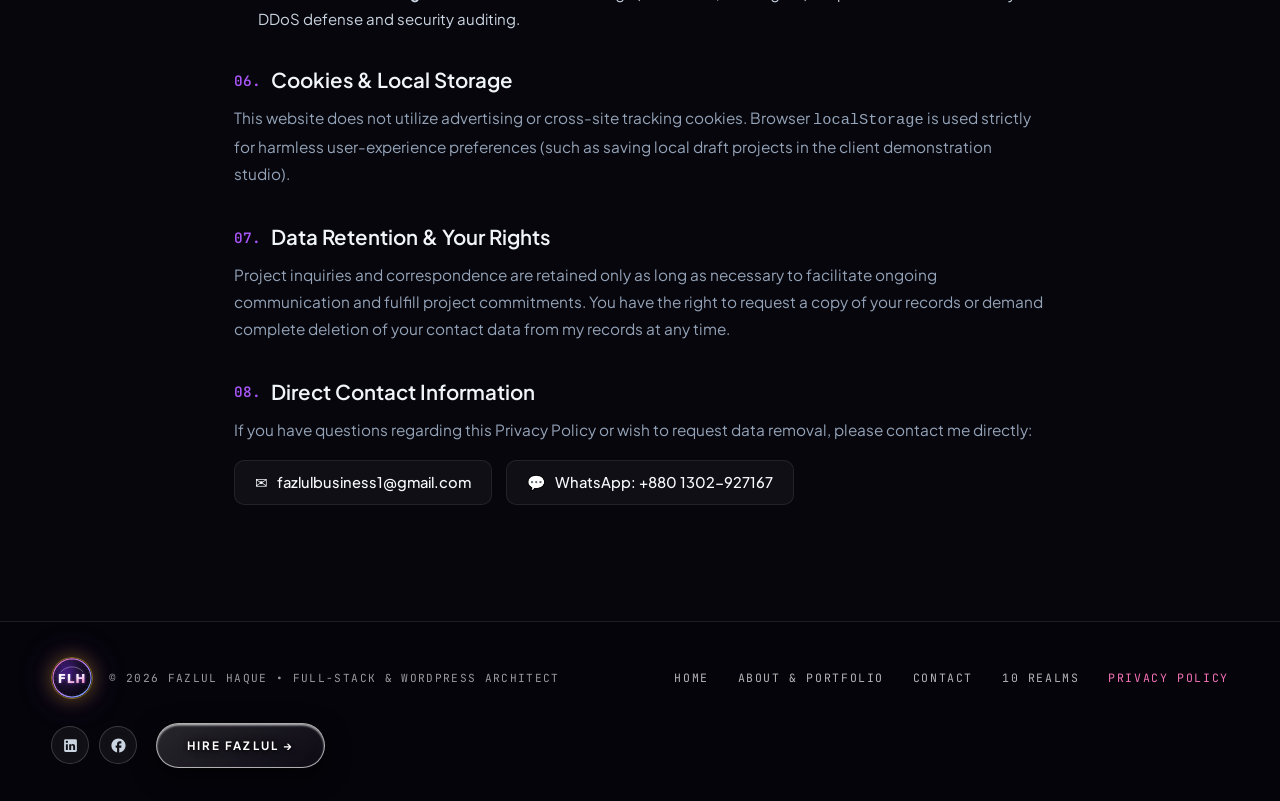
<file: privacy.html>
<!DOCTYPE html>
<html lang="en">
<head>
  <meta charset="UTF-8" />
  <meta name="viewport" content="width=device-width, initial-scale=1.0, viewport-fit=cover" />
  <title>Privacy Policy — Fazlul Haque | Web &amp; WordPress Architect</title>
  <meta name="description" content="Privacy Policy for Fazlul Haque's web engineering portfolio. Transparent details on data handling, client confidentiality, and security standards." />
  <meta name="robots" content="index, follow" />
  <link rel="canonical" href="https://fazlul-haque-portfolio.onrender.com/privacy.html" />

  <!-- Open Graph & Social Meta -->
  <meta property="og:type" content="website" />
  <meta property="og:title" content="Privacy Policy — Fazlul Haque" />
  <meta property="og:description" content="Transparent details on data privacy, client confidentiality, and security standards by Fazlul Haque." />
  <meta property="og:url" content="https://fazlul-haque-portfolio.onrender.com/privacy.html" />
  <meta property="og:image" content="https://fazlul-haque-portfolio.onrender.com/assets/about-hero.webp" />

  <!-- Favicon -->
  <link rel="icon" type="image/svg+xml" href="assets/flh-logo.svg" />

  <!-- Preconnect & Fonts -->
  <link rel="preconnect" href="https://fonts.googleapis.com" />
  <link rel="preconnect" href="https://fonts.gstatic.com" crossorigin />
  <link rel="stylesheet" href="https://fonts.googleapis.com/css2?family=Plus+Jakarta+Sans:wght@400;500;600;700&family=JetBrains+Mono:wght@400;500&display=swap" />

  <!-- Stylesheet -->
  <link rel="stylesheet" href="styles.css?v=53.0" />

  <!-- Dedicated Simple Clean Styling (Zero Heavy Animation) -->
  <style>
    .privacy-page-wrapper {
      min-height: 100vh;
      display: flex;
      flex-direction: column;
      background: #06060c;
      color: #e2e8f0;
      font-family: 'Plus Jakarta Sans', system-ui, -apple-system, sans-serif;
    }
    .privacy-header {
      padding: 24px 32px;
      display: flex;
      align-items: center;
      justify-content: space-between;
      border-bottom: 1px solid rgba(255, 255, 255, 0.08);
      background: rgba(10, 10, 18, 0.85);
      backdrop-filter: blur(16px);
      position: sticky;
      top: 0;
      z-index: 50;
    }
    .privacy-header-left {
      display: flex;
      align-items: center;
      gap: 14px;
      text-decoration: none;
      color: #fff;
    }
    .privacy-header-left span {
      font-weight: 700;
      font-size: 1.05rem;
      letter-spacing: 0.05em;
    }
    .privacy-back-btn {
      display: inline-flex;
      align-items: center;
      gap: 8px;
      padding: 9px 18px;
      border-radius: 999px;
      border: 1px solid rgba(168, 85, 247, 0.35);
      background: rgba(168, 85, 247, 0.12);
      color: #d8b4fe;
      text-decoration: none;
      font-size: 0.88rem;
      font-weight: 600;
      transition: background 0.2s, border-color 0.2s;
    }
    .privacy-back-btn:hover {
      background: rgba(168, 85, 247, 0.25);
      border-color: rgba(168, 85, 247, 0.6);
      color: #fff;
    }
    .privacy-main {
      flex: 1;
      max-width: 860px;
      margin: 0 auto;
      padding: 60px 24px 80px;
      width: 100%;
    }
    .privacy-meta-tag {
      display: inline-block;
      font-family: 'JetBrains Mono', monospace;
      font-size: 0.78rem;
      color: #a855f7;
      text-transform: uppercase;
      letter-spacing: 0.15em;
      margin-bottom: 12px;
    }
    .privacy-title {
      font-size: clamp(2rem, 4vw, 2.8rem);
      font-weight: 700;
      color: #ffffff;
      margin-bottom: 12px;
      letter-spacing: -0.02em;
    }
    .privacy-subtitle {
      font-size: 0.95rem;
      color: #94a3b8;
      margin-bottom: 40px;
      padding-bottom: 24px;
      border-bottom: 1px solid rgba(255, 255, 255, 0.08);
    }
    .privacy-section {
      margin-bottom: 36px;
    }
    .privacy-section h2 {
      font-size: 1.28rem;
      color: #f1f5f9;
      margin-bottom: 12px;
      font-weight: 600;
      display: flex;
      align-items: center;
      gap: 10px;
    }
    .privacy-section h2 span.sec-num {
      color: #a855f7;
      font-family: 'JetBrains Mono', monospace;
      font-size: 0.9rem;
    }
    .privacy-section p {
      color: #94a3b8;
      line-height: 1.75;
      font-size: 0.96rem;
      margin-bottom: 12px;
    }
    .privacy-section ul {
      margin: 12px 0 16px 24px;
      color: #cbd5e1;
      line-height: 1.7;
      font-size: 0.94rem;
    }
    .privacy-section ul li {
      margin-bottom: 6px;
    }
    .privacy-highlight-box {
      background: rgba(168, 85, 247, 0.06);
      border: 1px solid rgba(168, 85, 247, 0.2);
      border-radius: 12px;
      padding: 20px 24px;
      margin: 24px 0;
    }
    .privacy-highlight-box p {
      color: #e2e8f0;
      margin: 0;
      font-size: 0.94rem;
      line-height: 1.65;
    }
    .privacy-contact-links {
      display: flex;
      flex-wrap: wrap;
      gap: 14px;
      margin-top: 16px;
    }
    .privacy-contact-card {
      display: inline-flex;
      align-items: center;
      gap: 10px;
      padding: 12px 20px;
      border-radius: 10px;
      background: rgba(255, 255, 255, 0.04);
      border: 1px solid rgba(255, 255, 255, 0.08);
      color: #f8fafc;
      text-decoration: none;
      font-size: 0.92rem;
      font-weight: 500;
      transition: border-color 0.2s, background 0.2s;
    }
    .privacy-contact-card:hover {
      border-color: rgba(168, 85, 247, 0.5);
      background: rgba(168, 85, 247, 0.1);
    }
  </style>

  <!-- Structured Data / Schema for Privacy Page -->
  <script type="application/ld+json">
  {
    "@context": "https://schema.org",
    "@type": "WebPage",
    "@id": "https://fazlul-haque-portfolio.onrender.com/privacy.html#webpage",
    "url": "https://fazlul-haque-portfolio.onrender.com/privacy.html",
    "name": "Privacy Policy — Fazlul Haque",
    "description": "Privacy policy and client confidentiality practices of Fazlul Haque, Web & WordPress Architecture Specialist.",
    "isPartOf": {
      "@type": "WebSite",
      "@id": "https://fazlul-haque-portfolio.onrender.com/#website",
      "name": "Fazlul Haque Portfolio",
      "url": "https://fazlul-haque-portfolio.onrender.com/"
    },
    "breadcrumb": {
      "@type": "BreadcrumbList",
      "itemListElement": [
        {
          "@type": "ListItem",
          "position": 1,
          "name": "Home",
          "item": "https://fazlul-haque-portfolio.onrender.com/"
        },
        {
          "@type": "ListItem",
          "position": 2,
          "name": "Privacy Policy",
          "item": "https://fazlul-haque-portfolio.onrender.com/privacy.html"
        }
      ]
    }
  }
  </script>
</head>
<body class="privacy-page-wrapper">

  <header class="privacy-header">
    <a href="index.html" class="privacy-header-left" aria-label="Fazlul Haque Home">
      <img src="assets/flh-logo.svg" alt="FLH Logo" width="36" height="36" />
      <span>FAZLUL HAQUE</span>
    </a>
    <a href="index.html" class="privacy-back-btn">
      <span>&larr; Back to Home</span>
    </a>
  </header>

  <main class="privacy-main">
    <span class="privacy-meta-tag">LEGAL &bull; DATA PROTECTION &bull; CONFIDENTIALITY</span>
    <h1 class="privacy-title">Privacy Policy</h1>
    <div class="privacy-subtitle">
      Effective Date: January 1, 2026 &bull; Last Reviewed: 2026 &bull; Author: Fazlul Haque
    </div>

    <div class="privacy-section">
      <h2><span class="sec-num">01.</span> Overview &amp; Scope</h2>
      <p>
        This Privacy Policy outlines how Fazlul Haque ("I", "me", "my", or "Architect") handles personal information, project briefs, and technical specifications collected through this portfolio website (<strong>https://fazlul-haque-portfolio.onrender.com</strong>).
      </p>
      <p>
        I am committed to protecting your privacy, maintaining professional integrity, and safeguarding all information you entrust to me when inquiring about or contracting web engineering, WordPress development, speed optimization, and cybersecurity services.
      </p>
    </div>

    <div class="privacy-section">
      <h2><span class="sec-num">02.</span> Information Collected</h2>
      <p>
        I only collect information that you explicitly provide when contacting me through the project inquiry form, email, or direct messaging:
      </p>
      <ul>
        <li><strong>Identity &amp; Contact Information:</strong> Full name, email address, phone/WhatsApp number.</li>
        <li><strong>Project Details:</strong> Required services (e.g., WordPress architecture, &lt;100ms speed optimization, malware cleanup), estimated budget range, website URL, and project notes.</li>
        <li><strong>Technical Communication:</strong> Any logs, error traces, or credentials you securely provide during active project engagements.</li>
      </ul>
      <p>
        This website does <strong>not</strong> use third-party behavioral trackers, invasive surveillance cookies, or data-brokering scripts.
      </p>
    </div>

    <div class="privacy-section">
      <h2><span class="sec-num">03.</span> How Information Is Used</h2>
      <p>
        Your data is used solely for professional business purposes:
      </p>
      <ul>
        <li>To review and respond to your project inquiries with accurate architectural specifications and cost estimates.</li>
        <li>To execute contracted web engineering deliverables (theme development, Core Web Vitals optimization, server hardening).</li>
        <li>To provide ongoing VIP maintenance and technical support if requested.</li>
      </ul>
    </div>

    <div class="privacy-section">
      <h2><span class="sec-num">04.</span> Client Confidentiality &amp; NDA Standard</h2>
      <div class="privacy-highlight-box">
        <p>
          <strong>Strict Non-Disclosure Standard:</strong> Any proprietary code, server access credentials, database content, or business strategies shared during a consultation or contract are treated under strict confidentiality. Your credentials and assets are never shared, published, or sold to any third party.
        </p>
      </div>
    </div>

    <div class="privacy-section">
      <h2><span class="sec-num">05.</span> Third-Party Service Providers</h2>
      <p>
        To deliver a dependable and responsive communication experience, this site interfaces with select third-party services:
      </p>
      <ul>
        <li><strong>FormSubmit API:</strong> Form submissions are encrypted and forwarded directly to my dedicated inbox (<code>fazlulbusiness1@gmail.com</code>).</li>
        <li><strong>WhatsApp Direct API:</strong> Clicking the direct contact button routes your message directly through WhatsApp end-to-end encrypted messaging.</li>
        <li><strong>Render Cloud Hosting:</strong> Standard server access logs (IP address, user-agent) are processed automatically for DDoS defense and security auditing.</li>
      </ul>
    </div>

    <div class="privacy-section">
      <h2><span class="sec-num">06.</span> Cookies &amp; Local Storage</h2>
      <p>
        This website does not utilize advertising or cross-site tracking cookies. Browser <code>localStorage</code> is used strictly for harmless user-experience preferences (such as saving local draft projects in the client demonstration studio).
      </p>
    </div>

    <div class="privacy-section">
      <h2><span class="sec-num">07.</span> Data Retention &amp; Your Rights</h2>
      <p>
        Project inquiries and correspondence are retained only as long as necessary to facilitate ongoing communication and fulfill project commitments. You have the right to request a copy of your records or demand complete deletion of your contact data from my records at any time.
      </p>
    </div>

    <div class="privacy-section">
      <h2><span class="sec-num">08.</span> Direct Contact Information</h2>
      <p>
        If you have questions regarding this Privacy Policy or wish to request data removal, please contact me directly:
      </p>
      <div class="privacy-contact-links">
        <a href="mailto:fazlulbusiness1@gmail.com" class="privacy-contact-card">
          <span>✉</span>
          <span>fazlulbusiness1@gmail.com</span>
        </a>
        <a href="https://wa.me/8801302927167" target="_blank" rel="noopener noreferrer" class="privacy-contact-card">
          <span>💬</span>
          <span>WhatsApp: +880 1302-927167</span>
        </a>
      </div>
    </div>
  </main>

  <!-- Universal Footer Bar Matching All Pages -->
  <footer class="about-footer-bar">
    <div class="af-container">
      <div class="af-left">
        <a href="index.html" class="nav-wave-logo" aria-label="Fazlul Haque Home">
          <img src="assets/flh-logo.svg" alt="FLH Logo" class="flh-logo-svg" width="42" height="42" loading="lazy" decoding="async" />
        </a>
        <span>&copy; 2026 FAZLUL HAQUE &bull; FULL-STACK &amp; WORDPRESS ARCHITECT</span>
      </div>

      <nav class="af-links" aria-label="Footer Navigation">
        <a href="index.html">HOME</a>
        <a href="about.html">ABOUT &amp; PORTFOLIO</a>
        <a href="contact.html">CONTACT</a>
        <a href="index.html#realms-section">10 REALMS</a>
        <a href="privacy.html" class="active">PRIVACY POLICY</a>
      </nav>

      <div class="af-right">
        <div class="footer-social-wrap">
          <a href="https://www.linkedin.com/in/mdfazlulhaque003/" target="_blank" rel="noopener noreferrer" class="social-footer-btn" aria-label="Fazlul Haque LinkedIn" title="LinkedIn Profile">
            <svg width="17" height="17" viewBox="0 0 24 24" fill="currentColor">
              <path d="M19 3a2 2 0 0 1 2 2v14a2 2 0 0 1-2 2H5a2 2 0 0 1-2-2V5a2 2 0 0 1 2-2h14m-.5 15.5v-5.3a3.26 3.26 0 0 0-3.26-3.26c-.85 0-1.84.52-2.28 1.3v-1.11h-2.79v8.37h2.79v-4.93c0-.77.62-1.4 1.39-1.4a1.4 1.4 0 0 1 1.4 1.4v4.93h2.75M6.88 8.56a1.68 1.68 0 0 0 1.68-1.68c0-.93-.75-1.69-1.68-1.69a1.69 1.69 0 0 0-1.69 1.69c0 .93.76 1.68 1.69 1.68m1.39 9.94v-8.37H5.5v8.37h2.77z"/>
            </svg>
          </a>
          <a href="https://www.facebook.com/profile.php?id=61572731453253" target="_blank" rel="noopener noreferrer" class="social-footer-btn" aria-label="Fazlul Haque Facebook" title="Facebook Page">
            <svg width="17" height="17" viewBox="0 0 24 24" fill="currentColor">
              <path d="M22 12c0-5.52-4.48-10-10-10S2 6.48 2 12c0 4.84 3.44 8.87 8 9.8V15H8v-3h2V9.5C10 7.57 11.57 6 13.5 6H16v3h-2c-.55 0-1 .45-1 1v2h3v3h-3v6.95c5.05-.5 9-4.76 9-9.95z"/>
            </svg>
          </a>
        </div>
        <a href="contact.html" class="btn-shine pill-btn-purple bubble-glass-btn">
          <span class="btn-label-text">HIRE FAZLUL &rarr;</span>
        </a>
      </div>
    </div>
  </footer>

</body>
</html>
</file>
<file: styles.css>
/* ==========================================================================
   TIDALIA-EXACT COLOR SCHEME, LAYOUT & 3D SCROLL ANIMATION STYLES
   - Hero: Fullscreen Unobstructed Portrait + Cursor Spotlight
   - Window Scroll Story: 3D Opening Window + Continuous Camera Fly-Through
   - Composer & Pricing: Clean Pearl-White (#faf8ff) + Purple/Teal Accents
   - 10 Realms & Final Voyage: Deep Cosmic Night (#090812) + Full-Bleed Artwork Cards
   ========================================================================== */

:root {
  --light-bg: #faf8ff;
  --light-card: #ffffff;
  --dark-cosmic: #090812;
  --dark-cosmic-2: #110e20;
  --purple-main: #8b5cf6;
  --purple-bright: #a855f7;
  --pink-accent: #ec4899;
  --teal-accent: #14b8a6;
  --cyan-accent: #38bdf8;
  --text-dark: #18181b;
  --text-dark-muted: #64748b;
  --text-light: #f8fafc;
  --text-light-muted: rgba(248, 250, 252, 0.72);
  --font-serif: 'Cormorant Garamond', Georgia, serif;
  --font-sans: 'Plus Jakarta Sans', system-ui, -apple-system, sans-serif;
  --font-mono: 'JetBrains Mono', monospace;
}

* {
  box-sizing: border-box;
  margin: 0;
  padding: 0;
}

html {
  scroll-behavior: smooth;
}

body {
  background-color: var(--dark-cosmic);
  color: var(--text-light);
  font-family: var(--font-sans);
  overflow-x: hidden;
  -webkit-font-smoothing: antialiased;
}

/* Universal Shining Sweep on Every Card & Button */
.shine-card,
.btn-shine {
  position: relative;
  overflow: hidden;
}

.shine-card::before,
.btn-shine::before {
  content: "";
  position: absolute;
  top: -50%;
  left: -130%;
  width: 60%;
  height: 200%;
  background: linear-gradient(
    115deg,
    transparent 0%,
    rgba(255, 255, 255, 0.05) 35%,
    rgba(255, 255, 255, 0.38) 50%,
    rgba(192, 132, 252, 0.2) 60%,
    transparent 100%
  );
  transform: rotate(22deg);
  transition: left 0.75s cubic-bezier(0.22, 1, 0.36, 1);
  pointer-events: none;
  z-index: 4;
}

.shine-card:hover::before,
.btn-shine:hover::before {
  left: 145%;
}

/* ==========================================================================
   TOP FLOATING NAVBAR (EXACT MATCH TO VIDEO 0:02)
   ========================================================================== */
.top-nav-bar {
  position: fixed;
  top: 0;
  left: 0;
  right: 0;
  z-index: 100;
  padding: 1.35rem 2.8rem;
  display: flex;
  align-items: center;
  justify-content: space-between;
  pointer-events: none;
}

.top-nav-bar > * {
  pointer-events: auto;
}

.nav-wave-logo {
  width: 42px;
  height: 42px;
  border-radius: 50%;
  background: radial-gradient(circle at 35% 35%, #1e1138, #0f0b1e 75%, #05030a);
  border: 1.5px solid rgba(250, 204, 21, 0.45);
  box-shadow: 0 0 18px rgba(234, 179, 8, 0.35), 0 0 35px rgba(168, 85, 247, 0.25);
  display: grid;
  place-items: center;
  color: #fff;
  text-decoration: none;
  transition: transform 0.25s ease, box-shadow 0.25s ease, border-color 0.25s ease;
  overflow: hidden;
}

.nav-wave-logo:hover {
  transform: scale(1.08);
  border-color: rgba(250, 204, 21, 0.9);
  box-shadow: 0 0 25px rgba(234, 179, 8, 0.6), 0 0 45px rgba(168, 85, 247, 0.45);
}

.flh-logo-svg {
  width: 100%;
  height: 100%;
  display: block;
}

.nav-center-links {
  display: flex;
  align-items: center;
  gap: 2.4rem;
  padding: 0.55rem 1.6rem;
  border-radius: 999px;
  background: rgba(15, 14, 26, 0.28);
  backdrop-filter: blur(12px);
  border: 1px solid rgba(255, 255, 255, 0.14);
}

.nav-center-links a {
  position: relative;
  color: rgba(255, 255, 255, 0.88);
  text-decoration: none;
  font-size: 0.72rem;
  font-weight: 600;
  letter-spacing: 0.22em;
  transition: color 0.2s ease, text-shadow 0.2s ease;
  padding: 0.25rem 0.1rem;
}

.nav-center-links a:hover {
  color: #ffffff;
  text-shadow: 0 0 12px rgba(255, 255, 255, 0.8);
}

.nav-right-group {
  display: flex;
  align-items: center;
  gap: 0.65rem;
}

.start-creating-pill {
  display: inline-flex;
  align-items: center;
  gap: 0.5rem;
  padding: 0.58rem 1.25rem;
  border-radius: 999px;
  background: rgba(20, 18, 34, 0.55);
  backdrop-filter: blur(14px);
  border: 1px solid rgba(255, 255, 255, 0.35);
  color: #ffffff;
  text-decoration: none;
  font-size: 0.7rem;
  font-weight: 600;
  letter-spacing: 0.18em;
}

.info-circle-btn {
  width: 30px;
  height: 30px;
  border-radius: 50%;
  background: rgba(255, 255, 255, 0.14);
  backdrop-filter: blur(10px);
  border: 1px solid rgba(255, 255, 255, 0.35);
  color: #fff;
  font-family: var(--font-serif);
  font-style: italic;
  font-size: 0.9rem;
  cursor: pointer;
}

/* ==========================================================================
   1. HERO SECTION: 100% FULLSCREEN UNOBSTRUCTED PHOTO + SPOTLIGHT
   ========================================================================== */
.hero-fullscreen {
  position: relative;
  width: 100%;
  height: 100vh;
  min-height: 640px;
  overflow: hidden;
  display: flex;
  flex-direction: column;
  justify-content: flex-end;
  align-items: center;
  padding-bottom: 1.8rem;
}

.hero-img-container {
  position: absolute;
  inset: 0;
  width: 100%;
  height: 100%;
  --mx: 50%;
  --my: 40%;
}

/* Fullscreen Clear Image of Fazlul Haque (Responsive on Desktop & Mobile) */
.hero-main-img {
  width: 100%;
  height: 100%;
  object-fit: cover;
  object-position: center 30%;
  display: block;
  image-rendering: -webkit-optimize-contrast;
  image-rendering: high-quality;
  filter: brightness(0.98) contrast(1.06);
}

/* Mouse Cursor Spotlight Layer (Bright Iridescent Daylight Glow where Mouse Moves!) */
.hero-spotlight-layer {
  position: absolute;
  inset: 0;
  pointer-events: none;
  -webkit-mask-image: radial-gradient(
    circle 260px at var(--mx) var(--my),
    rgba(0, 0, 0, 1) 0%,
    rgba(0, 0, 0, 0.75) 50%,
    transparent 100%
  );
  mask-image: radial-gradient(
    circle 260px at var(--mx) var(--my),
    rgba(0, 0, 0, 1) 0%,
    rgba(0, 0, 0, 0.75) 50%,
    transparent 100%
  );
}

.hero-bright-img {
  filter: brightness(1.18) saturate(1.22) contrast(1.06);
}

.hero-sparkle-canvas,
.hero-dragon-canvas,
.hero-water-canvas {
  position: absolute;
  inset: 0;
  width: 100%;
  height: 100%;
  pointer-events: none;
  z-index: 10;
}

/* Minimal Sleek Title at Bottom-Center so Portrait is Never Covered */
.hero-title-overlay {
  position: relative;
  z-index: 5;
  text-align: center;
  margin-bottom: 3.4rem;
  pointer-events: none;
}

.tidalia-hero-title {
  position: relative;
  display: inline-block;
  font-family: var(--font-serif);
  font-size: clamp(3.4rem, 9.5vw, 8.2rem);
  font-weight: 500;
  letter-spacing: 0.14em;
  line-height: 0.92;
  color: #ffffff;
  text-shadow: 0 4px 28px rgba(0, 0, 0, 0.75);
}

.hero-letter {
  display: inline-block;
  position: relative;
  color: #ffffff !important;
  opacity: 1;
  visibility: visible;
  text-shadow: 0 4px 28px rgba(0, 0, 0, 0.75);
  transform-origin: center center;
  will-change: transform, filter, opacity;
  transition: opacity 0.2s ease-out;
  cursor: default;
}

.spark-star {
  position: absolute;
  color: #ffffff;
  font-size: clamp(1.2rem, 2.2vw, 2.1rem);
  text-shadow: 0 0 18px #fff, 0 0 32px #c084fc;
}

.spark-star.s-1 { top: -6%; left: -4%; }
.spark-star.s-2 { top: 8%; right: -4%; }

.tidalia-hero-sub {
  margin-top: 0.65rem;
  font-size: clamp(0.88rem, 1.25vw, 1.08rem);
  color: #ffffff;
  font-weight: 500;
  letter-spacing: 0.03em;
  text-shadow: 0 2px 14px rgba(0, 0, 0, 0.85);
}

/* Hero Bottom Floating Buttons (Perfect Side-by-Side Centered Balance, No Overlap!) */
.hero-bottom-pills {
  position: relative;
  z-index: 6;
  width: 100%;
  padding: 1.2rem 2rem;
  display: flex;
  align-items: center;
  justify-content: center;
  gap: 1.25rem;
  flex-wrap: wrap;
}

.scroll-discover-btn {
  display: inline-flex;
  align-items: center;
  justify-content: center;
  padding: 0.65rem 1.6rem;
  border-radius: 999px;
  color: #ffffff;
  text-decoration: none;
  font-size: 0.72rem;
  font-weight: 700;
  letter-spacing: 0.2em;
}

.sound-on-btn {
  position: static !important;
  display: inline-flex;
  align-items: center;
  gap: 0.55rem;
  padding: 0.65rem 1.45rem;
  border-radius: 999px;
  color: #ffffff;
  font-size: 0.72rem;
  font-weight: 700;
  letter-spacing: 0.16em;
  cursor: pointer;
}

.wave-bars {
  display: inline-flex;
  align-items: center;
  gap: 2px;
  height: 11px;
}

.wave-bars i {
  width: 2px;
  height: 5px;
  background: #fff;
  border-radius: 2px;
}

.sound-on-btn.playing .wave-bars i:nth-child(odd) {
  animation: waveBounce 0.55s infinite alternate;
}
.sound-on-btn.playing .wave-bars i:nth-child(even) {
  animation: waveBounce 0.55s 0.25s infinite alternate;
}

@keyframes waveBounce {
  from { height: 3px; }
  to { height: 11px; }
}

/* ==========================================================================
   2. WINDOW OPEN + CONTINUOUS 4-SCENE ZOOM-THROUGH SCROLL ANIMATION
   ========================================================================== */
.scroll-story-runway {
  position: relative;
  height: 700vh;
}

.white-bg-runway {
  background: #ffffff;
}

.story-sticky-viewport {
  position: sticky;
  top: 0;
  width: 100%;
  height: 100vh;
  overflow: hidden;
  perspective: 1400px;
}

.white-viewport {
  background: #ffffff;
  display: flex;
  align-items: center;
  justify-content: center;
}

/* Centered Window Stage on White Background that Zooms to Fullscreen */
.video-window-stage {
  position: relative;
  width: 100%;
  height: 100%;
  display: flex;
  align-items: center;
  justify-content: center;
  z-index: 2;
  overflow: hidden;
}

.window-arch-wrapper {
  position: absolute;
  top: 50%;
  left: 50%;
  transform: translate(-50%, -50%);
  width: min(84vw, 1080px);
  height: min(68vh, 600px);
  border-radius: 24px;
  overflow: hidden;
  background: #000000 url('assets/video-poster.webp') center / cover no-repeat;
  box-shadow: 
    0 25px 70px -15px rgba(0, 0, 0, 0.25),
    0 0 0 1px rgba(0, 0, 0, 0.08),
    0 10px 30px -5px rgba(0, 0, 0, 0.12);
  will-change: transform;
  backface-visibility: hidden;
}

.portfolio-scrub-video {
  position: absolute;
  inset: 0;
  width: 100%;
  height: 100%;
  object-fit: cover;
  object-position: center;
  border-radius: inherit;
  z-index: 2;
  display: block;
  transform: translateZ(0);
  will-change: transform;
  backface-visibility: hidden;
}

.portal-scenes-stage {
  position: absolute;
  inset: 0;
  width: 100%;
  height: 100%;
  overflow: hidden;
  background: #090812;
  z-index: 1;
}

.window-glass-sheen {
  position: absolute;
  inset: 0;
  pointer-events: none;
  z-index: 7;
  background: linear-gradient(135deg, rgba(255, 255, 255, 0.14) 0%, transparent 45%, rgba(255, 255, 255, 0.05) 100%);
  mix-blend-mode: overlay;
}

.portal-scene-layer {
  position: absolute;
  inset: 0;
  width: 100%;
  height: 100%;
  will-change: transform, clip-path, opacity;
}

.portal-scene-img {
  width: 100%;
  height: 100%;
  object-fit: cover;
  object-position: center;
  display: block;
}

.scene-4-tint {
  filter: hue-rotate(32deg) saturate(1.35) contrast(1.08);
}

.portal-zoom-ring {
  position: absolute;
  top: 50%;
  left: 50%;
  width: 10px;
  height: 10px;
  border-radius: 50%;
  transform: translate(-50%, -50%);
  border: 14px solid rgba(192, 132, 252, 0.75);
  box-shadow: 0 0 45px #38bdf8, inset 0 0 35px #ec4899;
  opacity: 0;
  pointer-events: none;
  z-index: 6;
}

/* 3D Glass Window Shutters (Hidden so the video's photorealistic wooden window is crystal-clear) */
.window-casement-wrap {
  display: none !important;
}

.casement-leaf {
  width: 50%;
  height: 100%;
  background: linear-gradient(135deg, rgba(255, 255, 255, 0.14), rgba(15, 23, 42, 0.42));
  backdrop-filter: blur(12px) saturate(160%);
  -webkit-backdrop-filter: blur(12px) saturate(160%);
  border: 2px solid rgba(255, 255, 255, 0.42);
  padding: 2.2rem;
  transform-style: preserve-3d;
  position: relative;
  box-shadow: inset 0 0 40px rgba(255, 255, 255, 0.15);
}

.casement-left { transform-origin: left center; }
.casement-right { transform-origin: right center; }

.casement-glass {
  width: 100%;
  height: 100%;
  border: 1.5px solid rgba(255, 255, 255, 0.35);
  border-radius: 14px;
  background: linear-gradient(135deg, rgba(255,255,255,0.22) 0%, transparent 50%, rgba(56,189,248,0.12) 100%);
  position: relative;
}

.window-mullion-h {
  position: absolute;
  top: 50%;
  left: 0;
  right: 0;
  height: 2px;
  background: rgba(255, 255, 255, 0.32);
}

.window-mullion-v {
  position: absolute;
  left: 50%;
  top: 0;
  bottom: 0;
  width: 2px;
  background: rgba(255, 255, 255, 0.32);
}

.window-latch {
  position: absolute;
  top: 50%;
  width: 10px;
  height: 64px;
  border-radius: 99px;
  background: linear-gradient(180deg, #ffffff, #cbd5e1);
  box-shadow: 0 0 18px rgba(255, 255, 255, 0.8);
  transform: translateY(-50%);
}

.casement-left .window-latch { right: 10px; }
.casement-right .window-latch { left: 10px; }

/* Pure Floating Story Text Overlays (Exact Video Match 0:06 - 0:16: No Dark Boxes!) */
.story-scene-ui {
  position: absolute;
  inset: 0;
  z-index: 12;
  padding: 4.5rem 3.5rem 3.5rem;
  display: flex;
  align-items: flex-end;
  justify-content: space-between;
  pointer-events: none;
  opacity: 0;
  visibility: hidden;
  transform: translateY(16px);
  transition: opacity 0.22s ease-out, transform 0.22s ease-out, visibility 0.22s;
}

.story-scene-ui.story-ui-top {
  align-items: flex-start;
  padding-top: 6.5rem;
}

.story-scene-ui.story-ui-center {
  align-items: center;
  justify-content: center;
  text-align: center;
}

.story-scene-ui.active {
  opacity: 1;
  visibility: visible;
  pointer-events: auto;
  transform: translateY(0);
}

.story-text-left {
  max-width: 540px;
  background: transparent !important;
  backdrop-filter: none !important;
  -webkit-backdrop-filter: none !important;
  border: none !important;
  border-radius: 0 !important;
  padding: 0 !important;
  box-shadow: none !important;
  margin-bottom: 2rem;
  transition: transform 0.25s ease-out;
}

.story-pills-right {
  display: flex;
  flex-direction: column;
  gap: 0.65rem;
  margin-bottom: 2.5rem;
  z-index: 15;
}

.story-scene-ui:not(.active) .from-bottom { transform: translateY(45px); }
.story-scene-ui:not(.active) .from-left { transform: translateX(-55px); }
.story-scene-ui:not(.active) .from-top { transform: translateY(-45px); }
.story-scene-ui:not(.active) .from-right { transform: translateX(55px); }
.story-scene-ui.active .story-text-left,
.story-scene-ui.active .story-pills-right,
.story-scene-ui.active .story-sliders-right,
.story-scene-ui.active .story-center-box {
  transform: translate(0, 0);
}

.story-step-line {
  display: inline-flex;
  align-items: center;
  gap: 0.65rem;
  font-family: var(--font-mono);
  font-size: 0.72rem;
  font-weight: 600;
  letter-spacing: 0.2em;
  color: #fde68a;
  margin-bottom: 0.75rem;
  text-shadow: 0 2px 10px rgba(0, 0, 0, 0.75);
}

.story-step-line i {
  display: inline-block;
  width: 24px;
  height: 1px;
  background: rgba(253, 230, 138, 0.75);
}

.story-serif-h2 {
  font-family: var(--font-serif);
  font-size: clamp(2rem, 3.8vw, 3.45rem);
  font-weight: 600;
  line-height: 1.08;
  letter-spacing: 0.03em;
  color: #ffffff;
  text-shadow: 0 4px 24px rgba(0, 0, 0, 0.75);
  margin-bottom: 0.75rem;
}

.story-sub-p {
  font-size: 0.96rem;
  line-height: 1.6;
  color: rgba(255, 255, 255, 0.9);
  text-shadow: 0 2px 12px rgba(0, 0, 0, 0.8);
  max-width: 470px;
}

/* Right Frosted Glass Pills (Exact Video Match 0:10) */
.story-pills-right,
.story-sliders-right {
  display: flex;
  flex-direction: column;
  gap: 0.65rem;
  transition: transform 0.6s cubic-bezier(0.22, 1, 0.36, 1);
}

.story-ui-top .story-sliders-right {
  align-self: flex-end;
}

.frosted-meta-pill {
  min-width: 240px;
  padding: 0.72rem 1.25rem;
  border-radius: 999px;
  background: rgba(255, 255, 255, 0.14);
  backdrop-filter: blur(14px);
  -webkit-backdrop-filter: blur(14px);
  border: 1px solid rgba(255, 255, 255, 0.32);
  display: flex;
  align-items: center;
  justify-content: space-between;
  gap: 1rem;
  font-size: 0.78rem;
  color: #ffffff;
}

.frosted-meta-pill span {
  font-size: 0.66rem;
  letter-spacing: 0.18em;
  color: rgba(255, 255, 255, 0.72);
}

/* Right Frosted Wave Sliders (Exact Video Match 0:13) */
.frosted-wave-slider {
  width: 265px;
  padding: 0.7rem 1.15rem;
  border-radius: 16px;
  background: rgba(255, 255, 255, 0.14);
  backdrop-filter: blur(14px);
  border: 1px solid rgba(255, 255, 255, 0.32);
}

.fws-top {
  display: flex;
  justify-content: space-between;
  font-size: 0.68rem;
  letter-spacing: 0.14em;
  color: #ffffff;
  margin-bottom: 0.25rem;
}

.wave-svg {
  width: 100%;
  height: 18px;
}

.story-ui-container {
  position: absolute;
  inset: 0;
  z-index: 10;
  pointer-events: none;
}

/* ==========================================================================
   BUBBLE-GLASS BUTTONS WITH VIBRANT PINK-MAGENTA BUBBLES
   ========================================================================== */
.bubble-glass-btn {
  position: relative !important;
  overflow: hidden !important;
  /* Crystal Frosted Glass: neutral dark glass base with white gloss prevents background color bleed */
  background: linear-gradient(145deg, rgba(255, 255, 255, 0.14) 0%, rgba(16, 12, 24, 0.78) 100%) !important;
  backdrop-filter: blur(18px) !important;
  -webkit-backdrop-filter: blur(18px) !important;
  border: 1.5px solid rgba(255, 255, 255, 0.7) !important;
  box-shadow: inset 0 1.5px 2px rgba(255, 255, 255, 0.65), 0 8px 28px rgba(0, 0, 0, 0.6) !important;
  color: #ffffff !important;
  cursor: pointer !important;
  transition: background 0.3s ease, border-color 0.3s ease, box-shadow 0.3s ease, transform 0.2s ease !important;
  z-index: 1;
}

.bubble-glass-btn:hover {
  background: linear-gradient(145deg, rgba(255, 255, 255, 0.22) 0%, rgba(22, 16, 34, 0.82) 100%) !important;
  border-color: rgba(255, 255, 255, 0.95) !important;
  box-shadow: inset 0 1.5px 2px rgba(255, 255, 255, 0.8), 0 12px 36px rgba(0, 0, 0, 0.75) !important;
}

/* Instant fill on click as requested by user */
.bubble-glass-btn.btn-clicked,
.bubble-glass-btn:active {
  background: linear-gradient(135deg, #ec4899 0%, #d946ef 50%, #a855f7 100%) !important;
  box-shadow: 0 0 35px rgba(236, 72, 153, 0.9), 0 0 70px rgba(168, 85, 247, 0.65) !important;
  border-color: rgba(255, 255, 255, 0.95) !important;
  transform: scale(0.96) !important;
}

/* Bubble Chamber strictly contained inside button behind text (z-index: 1) */
.bubble-glass-btn .btn-bubble-chamber,
.btn-bubble-chamber {
  position: absolute !important;
  inset: 0 !important;
  top: 0 !important;
  left: 0 !important;
  right: 0 !important;
  bottom: 0 !important;
  width: 100% !important;
  height: 100% !important;
  overflow: hidden !important;
  border-radius: inherit !important;
  pointer-events: none !important;
  z-index: 1 !important;
}

/* Ensure ALL child text stays strictly in front of bubbles (z-index: 20) with crisp shadow */
.bubble-glass-btn > .btn-label-text,
.bubble-glass-btn > span:not(.bubble-drop),
.bubble-glass-btn > i,
.bubble-glass-btn > svg {
  position: relative !important;
  z-index: 20 !important;
  pointer-events: auto;
  text-shadow: 0 1px 4px rgba(0, 0, 0, 0.9), 0 0 8px rgba(0, 0, 0, 0.7) !important;
}

/* Bubbles MUST be position: absolute inside the chamber */
.bubble-glass-btn .bubble-drop,
.btn-bubble-chamber .bubble-drop,
.bubble-drop {
  position: absolute !important;
  bottom: -20px !important;
  border-radius: 50% !important;
  pointer-events: none !important;
  z-index: 1 !important;
  /* Distinct water-bubble physics: deeper rich magenta/fuchsia with bright specular highlight */
  background: radial-gradient(
    circle at 35% 30%,
    #ffffff 0%,
    rgba(255, 255, 255, 0.95) 20%,
    #ec4899 45%,
    #be185d 75%,
    #701a75 100%
  ) !important;
  box-shadow: 0 0 8px rgba(236, 72, 153, 0.8), inset 0 0 3px #ffffff !important;
  border: 1px solid rgba(255, 255, 255, 0.9) !important;
  /* Lighter, softer bubble float speed */
  animation: bubbleFloatUp var(--duration, 3.4s) cubic-bezier(0.35, 0, 0.25, 1) infinite !important;
  animation-delay: var(--delay, 0s) !important;
  left: var(--left, 50%) !important;
  width: var(--size, 10px) !important;
  height: var(--size, 10px) !important;
  opacity: 1 !important;
}

@keyframes bubbleFloatUp {
  0% {
    transform: translateY(0) translateX(0) scale(0.4);
    opacity: 0;
  }
  15% {
    opacity: 1;
    transform: translateY(-10px) translateX(var(--wobble1, 2px)) scale(1);
  }
  50% {
    opacity: 1;
    transform: translateY(-26px) translateX(var(--wobble2, -4px)) scale(1.1);
  }
  80% {
    opacity: 0.95;
    transform: translateY(-44px) translateX(var(--wobble3, 3px)) scale(1.15);
  }
  100% {
    transform: translateY(-62px) translateX(var(--wobble4, -2px)) scale(0.35);
    opacity: 0;
  }
}

.story-center-box {
  max-width: 780px;
  background: transparent !important;
  backdrop-filter: none !important;
  -webkit-backdrop-filter: none !important;
  border: none !important;
  border-radius: 0 !important;
  padding: 0 !important;
  box-shadow: none !important;
  transition: transform 0.6s cubic-bezier(0.22, 1, 0.36, 1);
  text-align: center;
}

.center-h2 {
  font-size: clamp(2.3rem, 4.5vw, 4rem);
  margin-bottom: 1.5rem;
}

.story-dual-btns {
  display: flex;
  justify-content: center;
  gap: 1rem;
  flex-wrap: wrap;
}

.pill-btn-purple,
.pill-btn-frosted {
  display: inline-flex;
  align-items: center;
  gap: 0.55rem;
  padding: 0.88rem 1.85rem;
  border-radius: 999px;
  background: linear-gradient(145deg, rgba(255, 255, 255, 0.14) 0%, rgba(16, 12, 24, 0.78) 100%) !important;
  backdrop-filter: blur(18px) !important;
  -webkit-backdrop-filter: blur(18px) !important;
  color: #ffffff;
  text-decoration: none;
  font-size: 0.72rem;
  font-weight: 700;
  letter-spacing: 0.18em;
  border: 1.5px solid rgba(255, 255, 255, 0.65) !important;
  box-shadow: inset 0 1.5px 2px rgba(255, 255, 255, 0.65), 0 8px 24px rgba(0, 0, 0, 0.6) !important;
  cursor: pointer;
}

/* ==========================================================================
   3. LIGHT COMPOSER SECTION (EXACT MATCH TO VIDEO 0:18 - 0:21 PEARL WHITE!)
   ========================================================================== */
.light-composer-section {
  position: relative;
  background: var(--light-bg);
  color: var(--text-dark);
  padding: 6.5rem 1.5rem;
  overflow: hidden;
}

.light-aurora-glow {
  position: absolute;
  width: 780px;
  height: 780px;
  top: 10%;
  left: 50%;
  transform: translateX(-50%);
  border-radius: 50%;
  background: radial-gradient(
    circle,
    rgba(219, 39, 119, 0.16) 0%,
    rgba(168, 85, 247, 0.14) 35%,
    rgba(56, 189, 248, 0.10) 60%,
    transparent 75%
  );
  filter: blur(75px);
  pointer-events: none;
}

.composer-container {
  position: relative;
  z-index: 2;
  max-width: 1060px;
  margin: 0 auto;
}

.composer-header {
  text-align: center;
  margin-bottom: 2.8rem;
}

.studio-badge-pill {
  display: inline-flex;
  align-items: center;
  gap: 0.55rem;
  padding: 0.45rem 1.15rem;
  border-radius: 999px;
  background: #ffffff;
  border: 1px solid rgba(219, 39, 119, 0.25);
  box-shadow: 0 4px 18px rgba(219, 39, 119, 0.12);
  font-size: 0.72rem;
  font-weight: 700;
  letter-spacing: 0.16em;
  color: #be185d;
  margin-bottom: 1.1rem;
}

.studio-pulse-dot {
  width: 7px;
  height: 7px;
  border-radius: 50%;
  background: #ec4899;
  box-shadow: 0 0 10px #ec4899;
}

.composer-serif-title {
  font-family: var(--font-serif);
  font-size: clamp(2.5rem, 5vw, 4.3rem);
  font-weight: 600;
  line-height: 1.08;
  letter-spacing: 0.02em;
  color: #0f172a;
  margin-bottom: 1rem;
}

.composer-gradient-text {
  background: linear-gradient(90deg, #db2777 0%, #9333ea 50%, #0284c7 100%);
  -webkit-background-clip: text;
  background-clip: text;
  color: transparent;
}

.composer-sub {
  color: #475569;
  font-size: 1.05rem;
  font-weight: 450;
  max-width: 680px;
  margin: 0 auto;
  line-height: 1.65;
}

/* Premium Frosted Studio Card */
.composer-white-card {
  background: rgba(255, 255, 255, 0.94);
  backdrop-filter: blur(25px);
  -webkit-backdrop-filter: blur(25px);
  border-radius: 28px;
  padding: 2.5rem 2.8rem;
  border: 1.5px solid rgba(244, 114, 182, 0.35);
  box-shadow:
    0 28px 80px rgba(147, 51, 234, 0.12),
    0 4px 24px rgba(0, 0, 0, 0.04),
    inset 0 1px 2px rgba(255, 255, 255, 0.9);
}

.prompt-box-area {
  padding-bottom: 1.5rem;
  border-bottom: 1px solid #f1f5f9;
}

.prompt-header-flex {
  display: flex;
  justify-content: space-between;
  align-items: center;
  margin-bottom: 0.65rem;
}

.prompt-tiny-label {
  font-size: 0.72rem;
  font-weight: 750;
  letter-spacing: 0.15em;
  color: #475569;
}

.prompt-status-tag {
  font-size: 0.68rem;
  font-weight: 600;
  padding: 0.22rem 0.65rem;
  border-radius: 999px;
  background: #fdf2f8;
  color: #db2777;
  border: 1px solid #fbcfe8;
}

.composer-input-wrapper {
  position: relative;
  display: flex;
  align-items: center;
  gap: 0.75rem;
  background: #f8fafc;
  border: 1.5px solid #e2e8f0;
  border-radius: 16px;
  padding: 0.85rem 1.25rem;
  margin-bottom: 1.25rem;
  transition: all 0.25s ease;
}

.composer-input-wrapper:focus-within {
  background: #ffffff;
  border-color: #db2777;
  box-shadow: 0 0 0 4px rgba(219, 39, 119, 0.12);
}

.input-icon-symbol {
  color: #db2777;
  font-size: 1.1rem;
}

.composer-prompt-input {
  width: 100%;
  border: none;
  outline: none;
  background: transparent;
  font-family: var(--font-serif);
  font-size: clamp(1.2rem, 1.9vw, 1.55rem);
  font-weight: 550;
  color: #1e293b;
}

.inspirations-row {
  display: flex;
  align-items: center;
  flex-wrap: wrap;
  gap: 0.55rem;
}

.insp-label {
  font-size: 0.78rem;
  font-weight: 650;
  color: #64748b;
  margin-right: 0.25rem;
}

.insp-pill {
  padding: 0.45rem 0.95rem;
  border-radius: 999px;
  background: #ffffff;
  border: 1.5px solid #e2e8f0;
  color: #334155;
  font-size: 0.78rem;
  font-weight: 600;
  cursor: pointer;
  box-shadow: 0 2px 6px rgba(0, 0, 0, 0.03);
  transition: all 0.2s ease;
}

.insp-pill:hover {
  border-color: #f472b6;
  color: #be185d;
  transform: translateY(-1px);
}

.insp-pill.active {
  background: linear-gradient(135deg, #fdf2f8, #fce7f3);
  border-color: #db2777;
  color: #9d174d;
  box-shadow: 0 4px 12px rgba(219, 39, 119, 0.18);
}

/* 4-Column Filter Grid */
.composer-filters-grid {
  display: grid;
  grid-template-columns: repeat(4, 1fr);
  gap: 1.4rem;
  padding: 1.75rem 0;
  border-bottom: 1px solid #f1f5f9;
}

.filter-col-title {
  display: block;
  font-size: 0.7rem;
  font-weight: 750;
  letter-spacing: 0.14em;
  color: #475569;
  margin-bottom: 0.75rem;
}

.filter-pill-group {
  display: flex;
  flex-wrap: wrap;
  gap: 0.45rem;
}

.f-pill {
  padding: 0.45rem 0.88rem;
  border-radius: 999px;
  background: #ffffff;
  border: 1.5px solid #cbd5e1;
  color: #334155;
  font-size: 0.78rem;
  font-weight: 600;
  cursor: pointer;
  transition: all 0.2s ease;
}

.f-pill:hover {
  border-color: #a855f7;
  color: #7e22ce;
  transform: translateY(-1px);
}

.f-pill.active {
  background: linear-gradient(135deg, #db2777 0%, #9333ea 100%);
  border-color: #db2777;
  color: #ffffff;
  box-shadow: 0 4px 14px rgba(219, 39, 119, 0.32);
}

/* Sliders & Generate CTA */
.composer-bottom-row {
  display: grid;
  grid-template-columns: 1fr 1fr auto;
  align-items: center;
  gap: 2rem;
  padding-top: 1.75rem;
}

.cs-head {
  display: flex;
  justify-content: space-between;
  align-items: center;
  margin-bottom: 0.55rem;
}

.cs-label-text {
  font-size: 0.72rem;
  font-weight: 750;
  letter-spacing: 0.12em;
  color: #475569;
}

.cs-head strong {
  color: #9d174d;
  background: #fce7f3;
  padding: 0.2rem 0.65rem;
  border-radius: 99px;
  font-size: 0.76rem;
  font-weight: 700;
}

.purple-range {
  width: 100%;
  accent-color: #db2777;
  cursor: pointer;
}

.cs-ticks {
  display: flex;
  justify-content: space-between;
  font-size: 0.65rem;
  font-weight: 600;
  color: #94a3b8;
  margin-top: 0.35rem;
}

.generate-soundtrack-btn {
  display: inline-flex;
  align-items: center;
  gap: 0.75rem;
  padding: 1.05rem 2.1rem;
  border-radius: 999px;
  background: linear-gradient(135deg, #db2777 0%, #a855f7 50%, #ec4899 100%);
  color: #ffffff;
  border: none;
  font-size: 0.8rem;
  font-weight: 750;
  letter-spacing: 0.16em;
  box-shadow: 0 12px 32px rgba(219, 39, 119, 0.42);
  cursor: pointer;
  transition: transform 0.2s ease, box-shadow 0.2s ease;
}

.generate-soundtrack-btn:hover {
  transform: translateY(-2px);
  box-shadow: 0 16px 38px rgba(219, 39, 119, 0.52);
}

/* Luxury Solution Blueprint Result Box */
.generated-solution-toast {
  margin-top: 1.75rem;
  padding: 1.4rem 1.75rem;
  border-radius: 20px;
  background: linear-gradient(135deg, #ffffff 0%, #fdf2f8 50%, #f5f3ff 100%);
  border: 1.5px solid rgba(219, 39, 119, 0.35);
  box-shadow:
    0 16px 45px rgba(219, 39, 119, 0.12),
    inset 0 1px 2px rgba(255, 255, 255, 0.9);
  display: flex;
  align-items: center;
  gap: 1.25rem;
  transition: transform 0.25s ease, box-shadow 0.25s ease;
}

.toast-left-badge {
  display: inline-flex;
  align-items: center;
  gap: 0.5rem;
  padding: 0.45rem 0.95rem;
  border-radius: 999px;
  background: #fce7f3;
  border: 1px solid #f472b6;
  flex-shrink: 0;
}

.toast-dot {
  width: 8px;
  height: 8px;
  border-radius: 50%;
  background: #db2777;
  box-shadow: 0 0 10px #db2777;
}

.toast-badge-text {
  font-size: 0.68rem;
  font-weight: 750;
  letter-spacing: 0.14em;
  color: #9d174d;
}

.toast-content-body {
  flex: 1;
}

.toast-content-body p {
  font-size: 0.98rem;
  font-weight: 550;
  color: #1e1b4b;
  line-height: 1.55;
}

.toast-content-body strong {
  color: #be185d;
  font-weight: 750;
}

/* ==========================================================================
   4. 10 REALMS PINNED SCROLL-CONTROLLED 3D MOBILE-PORTRAIT COVERFLOW
      (TALL MOBILE-SCREEN CARDS + PINK/MAGENTA FROSTED GLASS + SHINING EFFECT)
   ========================================================================== */
.realms-pin-runway {
  position: relative;
  height: 420vh;
  background: var(--dark-cosmic);
}

.realms-sticky-stage {
  position: sticky;
  top: 0;
  width: 100%;
  height: 100vh;
  overflow: hidden;
  display: flex;
  flex-direction: column;
  justify-content: space-between;
  padding: 4.5rem 3.2rem 1.8rem;
  background:
    radial-gradient(circle at 50% 54%, rgba(236, 72, 153, 0.22) 0%, rgba(168, 85, 247, 0.16) 38%, rgba(9, 8, 18, 0.98) 74%),
    #090812;
}

.realms-star-canvas {
  position: absolute;
  inset: 0;
  width: 100%;
  height: 100%;
  pointer-events: none;
}

.realms-header-bar {
  position: relative;
  z-index: 25;
  display: flex;
  align-items: flex-end;
  justify-content: space-between;
  flex-wrap: wrap;
  gap: 0.75rem;
}

.rh-eyebrow {
  display: inline-flex;
  align-items: center;
  gap: 0.5rem;
  font-size: 0.66rem;
  font-weight: 600;
  letter-spacing: 0.22em;
  color: rgba(244, 114, 182, 0.85);
  margin-bottom: 0.35rem;
}

.dot-purple {
  width: 6px;
  height: 6px;
  border-radius: 50%;
  background: #ec4899;
  box-shadow: 0 0 12px #ec4899;
}

.rh-serif-title {
  font-family: var(--font-serif);
  font-size: clamp(1.75rem, 3.2vw, 2.75rem);
  font-weight: 500;
  letter-spacing: 0.03em;
  color: #ffffff;
  line-height: 1.08;
}

.rh-italic-accent {
  font-style: italic;
  background: linear-gradient(90deg, #f9a8d4, #ec4899, #d946ef);
  -webkit-background-clip: text;
  background-clip: text;
  color: transparent;
}

.rh-right {
  display: flex;
  align-items: center;
  gap: 0.65rem;
}

.rh-counter-pill {
  padding: 0.48rem 1.1rem;
  border-radius: 999px;
  background: linear-gradient(135deg, rgba(236, 72, 153, 0.18), rgba(168, 85, 247, 0.14));
  backdrop-filter: blur(14px);
  border: 1px solid rgba(244, 114, 182, 0.42);
  font-size: 0.74rem;
  color: #fdf2f8;
  box-shadow: 0 0 20px rgba(236, 72, 153, 0.2);
}

.rh-arrow-btn {
  width: 38px;
  height: 38px;
  border-radius: 50%;
  background: rgba(236, 72, 153, 0.14);
  border: 1px solid rgba(244, 114, 182, 0.4);
  color: #ffffff;
  cursor: pointer;
  transition: transform 0.2s ease, background 0.2s ease;
}

.rh-arrow-btn:hover {
  background: rgba(236, 72, 153, 0.35);
  transform: scale(1.08);
}

/* 3D Stacked Coverflow Viewport (Center Tall Card + Decreasing Left/Right Cards) */
.realms-viewport {
  position: relative;
  z-index: 10;
  width: 100%;
  flex: 1;
  display: flex;
  align-items: center;
  justify-content: center;
  perspective: 1600px;
  overflow: visible;
}

.realms-track {
  position: relative;
  width: 100%;
  height: 350px;
  display: flex;
  align-items: center;
  justify-content: center;
  transform-style: preserve-3d;
}

/* Compact Mobile-Screen Portrait Card (Smaller Size + Stacked One-Behind-Another + Pink/Magenta Glass!) */
.tidalia-realm-card {
  position: absolute;
  top: 50%;
  left: 50%;
  width: 206px;
  height: 324px;
  margin-top: -162px;
  margin-left: -103px;
  border-radius: 24px;
  overflow: hidden;
  background: linear-gradient(
    155deg,
    rgba(219, 39, 119, 0.68) 0%,
    rgba(190, 24, 93, 0.62) 45%,
    rgba(112, 26, 117, 0.85) 100%
  );
  backdrop-filter: blur(22px) saturate(210%);
  -webkit-backdrop-filter: blur(22px) saturate(210%);
  border: 1.5px solid rgba(244, 114, 182, 0.72);
  box-shadow:
    0 22px 54px rgba(0, 0, 0, 0.84),
    0 0 28px rgba(219, 39, 119, 0.42),
    inset 0 1px 2px rgba(255, 255, 255, 0.65),
    inset 0 -14px 30px rgba(157, 23, 77, 0.55);
  padding: 0.95rem 0.95rem;
  display: flex;
  flex-direction: column;
  justify-content: space-between;
  cursor: pointer;
  transform-style: preserve-3d;
  will-change: transform, opacity, filter;
  transition:
    transform 0.52s cubic-bezier(0.22, 1, 0.36, 1),
    opacity 0.52s cubic-bezier(0.22, 1, 0.36, 1),
    filter 0.52s ease,
    border-color 0.45s ease,
    box-shadow 0.45s ease;
}

.tidalia-realm-card.active {
  border-color: rgba(251, 207, 232, 0.92);
  box-shadow:
    0 30px 85px rgba(0, 0, 0, 0.85),
    0 0 50px rgba(236, 72, 153, 0.55),
    0 0 90px rgba(217, 70, 239, 0.32),
    inset 0 1.5px 3px rgba(255, 255, 255, 0.8),
    inset 0 -16px 36px rgba(236, 72, 153, 0.35);
}

/* Continuous Animated Diagonal Glass Shimmer Across Cards */
.trc-glass-sheen {
  position: absolute;
  inset: -60%;
  background: linear-gradient(
    120deg,
    transparent 30%,
    rgba(255, 255, 255, 0.12) 45%,
    rgba(251, 207, 232, 0.36) 50%,
    rgba(232, 121, 249, 0.16) 55%,
    transparent 70%
  );
  transform: rotate(20deg) translateX(-80%);
  animation: pinkGlassSweep 4.8s ease-in-out infinite;
  pointer-events: none;
  z-index: 2;
}

@keyframes pinkGlassSweep {
  0%, 15% { transform: rotate(20deg) translateX(-95%); }
  55%, 100% { transform: rotate(20deg) translateX(95%); }
}

/* Rich Full-Bleed Pink/Magenta Tinted Scene Inside Every Card */
.trc-bg {
  position: absolute;
  inset: 0;
  background-size: cover;
  background-position: center;
  mix-blend-mode: overlay;
  opacity: 0.58;
  transition: transform 0.65s ease;
  z-index: 0;
}

.tidalia-realm-card:hover .trc-bg {
  transform: scale(1.09);
}

.trc-scrim {
  position: absolute;
  inset: 0;
  background: linear-gradient(
    180deg,
    rgba(157, 23, 77, 0.58) 0%,
    rgba(131, 24, 67, 0.52) 42%,
    rgba(74, 4, 78, 0.92) 100%
  );
  z-index: 1;
}

.trc-top,
.trc-badges,
.trc-mid,
.trc-bottom {
  position: relative;
  z-index: 3;
}

.trc-top {
  display: flex;
  align-items: center;
  justify-content: space-between;
  font-size: 0.68rem;
}

.trc-idx {
  padding: 0.26rem 0.62rem;
  border-radius: 99px;
  background: rgba(131, 24, 67, 0.58);
  backdrop-filter: blur(12px);
  border: 1px solid rgba(249, 168, 212, 0.45);
  color: #fce7f3;
  font-family: var(--font-mono);
}

.trc-dur {
  padding: 0.26rem 0.65rem;
  border-radius: 99px;
  background: linear-gradient(135deg, rgba(236, 72, 153, 0.42), rgba(168, 85, 247, 0.42));
  backdrop-filter: blur(12px);
  border: 1px solid rgba(251, 207, 232, 0.48);
  color: #ffffff;
  font-size: 0.64rem;
  font-weight: 600;
}

.trc-badges {
  display: flex;
  flex-wrap: wrap;
  gap: 0.38rem;
  margin-top: -0.25rem;
}

.trc-badges span {
  padding: 0.24rem 0.6rem;
  border-radius: 99px;
  background: rgba(255, 255, 255, 0.16);
  backdrop-filter: blur(12px);
  border: 1px solid rgba(251, 207, 232, 0.38);
  color: #fdf2f8;
  font-size: 0.63rem;
}

/* Middle Play Circle + Animated Frosted Waveform Bar */
.trc-mid {
  display: flex;
  align-items: center;
  justify-content: space-between;
  gap: 0.6rem;
  my: auto;
}

.trc-play-btn {
  width: 36px;
  height: 36px;
  border-radius: 50%;
  background: linear-gradient(135deg, rgba(244, 114, 182, 0.48), rgba(217, 70, 239, 0.35));
  backdrop-filter: blur(14px);
  border: 1.5px solid rgba(255, 255, 255, 0.65);
  box-shadow: 0 0 20px rgba(236, 72, 153, 0.48);
  display: grid;
  place-items: center;
  color: #ffffff;
  font-size: 0.75rem;
  flex-shrink: 0;
  transition: transform 0.25s ease;
}

.tidalia-realm-card:hover .trc-play-btn {
  transform: scale(1.12);
}

.trc-wave-pill {
  padding: 0.35rem 0.62rem;
  border-radius: 999px;
  background: rgba(80, 7, 36, 0.55);
  backdrop-filter: blur(12px);
  border: 1px solid rgba(249, 168, 212, 0.4);
  display: inline-flex;
  align-items: center;
  gap: 2.5px;
}

.trc-wave-pill i {
  width: 2px;
  height: 9px;
  background: linear-gradient(180deg, #fbcfe8, #f472b6);
  border-radius: 2px;
  animation: wavePulse 1.4s ease-in-out infinite alternate;
}

.trc-wave-pill i:nth-child(odd) {
  height: 5px;
  animation-delay: 0.35s;
}

@keyframes wavePulse {
  0% { transform: scaleY(0.55); opacity: 0.7; }
  100% { transform: scaleY(1.25); opacity: 1; }
}

.trc-title {
  font-family: var(--font-serif);
  font-size: 1.08rem;
  font-weight: 600;
  letter-spacing: 0.03em;
  line-height: 1.15;
  color: #ffffff;
  margin-bottom: 0.22rem;
  text-shadow: 0 2px 12px rgba(0, 0, 0, 0.55);
}

.trc-sub {
  font-size: 0.68rem;
  line-height: 1.35;
  color: rgba(253, 242, 248, 0.88);
  margin-bottom: 0.4rem;
}

.trc-tags {
  display: flex;
  flex-wrap: wrap;
  gap: 0.3rem;
  font-size: 0.58rem;
  color: #f9a8d4;
  font-weight: 500;
}

/* Bottom Footer Bar of Realms Section (Video 0:23 Match) */
.realms-footer-bar {
  position: relative;
  z-index: 5;
  display: flex;
  align-items: center;
  justify-content: space-between;
  flex-wrap: wrap;
  gap: 1rem;
  font-size: 0.68rem;
  letter-spacing: 0.16em;
  color: rgba(255, 255, 255, 0.6);
}

.rf-dots {
  display: flex;
  align-items: center;
  gap: 0.45rem;
}

.rf-dot {
  width: 7px;
  height: 7px;
  border-radius: 99px;
  background: rgba(255, 255, 255, 0.25);
  border: none;
  cursor: pointer;
  transition: all 0.3s ease;
}

.rf-dot.active {
  width: 24px;
  background: #a855f7;
  box-shadow: 0 0 12px #a855f7;
}

/* ==========================================================================
   5. LIGHT PRICING / TIERS SECTION (EXACT VIDEO MATCH 0:26 - 0:28!)
   ========================================================================== */
.light-pricing-section {
  background: var(--light-bg);
  color: var(--text-dark);
  padding: 6.5rem 1.5rem;
}

.pricing-container {
  max-width: 1120px;
  margin: 0 auto;
}

.pricing-header {
  text-align: center;
  margin-bottom: 3.5rem;
}

.pricing-eyebrow {
  display: block;
  font-size: 0.68rem;
  font-weight: 700;
  letter-spacing: 0.22em;
  color: #94a3b8;
  margin-bottom: 0.75rem;
}

.pricing-serif-title {
  font-family: var(--font-serif);
  font-size: clamp(2.2rem, 4.4vw, 3.7rem);
  font-weight: 600;
  line-height: 1.1;
  color: #18181b;
  margin-bottom: 0.85rem;
}

.pricing-sub {
  color: var(--text-dark-muted);
  font-size: 0.95rem;
}

.pricing-cards-grid {
  display: grid;
  grid-template-columns: repeat(3, 1fr);
  gap: 1.75rem;
  align-items: stretch;
}

.p-card {
  position: relative;
  background: #ffffff;
  border-radius: 24px;
  padding: 2.4rem 2rem;
  border: 1px solid #e2e8f0;
  box-shadow: 0 14px 40px rgba(15, 23, 42, 0.04);
  display: flex;
  flex-direction: column;
  justify-content: space-between;
  gap: 1.75rem;
}

.p-card-popular {
  border: 1.5px solid #a855f7;
  box-shadow: 0 24px 65px rgba(168, 85, 247, 0.16);
  transform: translateY(-6px);
}

.most-popular-pill {
  position: absolute;
  top: 0;
  left: 50%;
  transform: translate(-50%, -50%);
  padding: 0.32rem 0.95rem;
  border-radius: 999px;
  background: linear-gradient(90deg, #9333ea, #a855f7);
  color: #ffffff;
  font-size: 0.62rem;
  font-weight: 700;
  letter-spacing: 0.18em;
}

.p-tier-name {
  display: block;
  font-size: 0.72rem;
  font-weight: 700;
  letter-spacing: 0.18em;
  color: #475569;
  margin-bottom: 0.3rem;
}

.p-tier-for {
  font-size: 0.82rem;
  color: #94a3b8;
  margin-bottom: 1.25rem;
}

.p-price {
  font-family: var(--font-serif);
  font-size: 2.55rem;
  font-weight: 600;
  color: #18181b;
  padding-bottom: 1.25rem;
  border-bottom: 1px solid #f1f5f9;
}

.p-price span {
  font-family: var(--font-sans);
  font-size: 0.82rem;
  font-weight: 400;
  color: #94a3b8;
}

.p-list {
  list-style: none;
  display: flex;
  flex-direction: column;
  gap: 0.8rem;
  font-size: 0.86rem;
  color: #475569;
}

.p-list li {
  display: flex;
  align-items: center;
  gap: 0.65rem;
}

.p-dot {
  width: 6px;
  height: 6px;
  border-radius: 50%;
  background: #c084fc;
  flex-shrink: 0;
}

.p-btn-outline {
  display: block;
  text-align: center;
  padding: 0.88rem 1rem;
  border-radius: 999px;
  border: 1px solid #cbd5e1;
  color: #334155;
  text-decoration: none;
  font-size: 0.7rem;
  font-weight: 700;
  letter-spacing: 0.18em;
}

.p-btn-purple {
  display: block;
  text-align: center;
  padding: 0.88rem 1rem;
  border-radius: 999px;
  background: linear-gradient(90deg, #8b5cf6, #a855f7);
  color: #ffffff;
  text-decoration: none;
  font-size: 0.7rem;
  font-weight: 700;
  letter-spacing: 0.18em;
  box-shadow: 0 10px 25px rgba(139, 92, 246, 0.35);
}

/* ==========================================================================
   6. FINAL VOYAGE FOOTER + FLOATING 3D COLORFUL CUBE (VIDEO 0:28-0:30 MATCH!)
   ========================================================================== */
.final-voyage-section {
  position: relative;
  min-height: 92vh;
  background:
    radial-gradient(circle at 72% 50%, rgba(139, 92, 246, 0.22) 0%, rgba(9, 8, 18, 0.96) 62%),
    #090812;
  display: flex;
  align-items: center;
  padding: 5.5rem 3.2rem;
  overflow: hidden;
}

.voyage-container {
  position: relative;
  z-index: 5;
  max-width: 1280px;
  width: 100%;
  margin: 0 auto;
  display: grid;
  grid-template-columns: 1fr 1fr;
  align-items: center;
  gap: 3rem;
}

.voyage-serif-title {
  font-family: var(--font-serif);
  font-size: clamp(2.5rem, 5vw, 4.4rem);
  font-weight: 500;
  line-height: 1.04;
  color: #ffffff;
  margin: 0.75rem 0 1.25rem;
}

.voyage-sub {
  color: rgba(255, 255, 255, 0.7);
  font-size: 0.96rem;
  line-height: 1.65;
  max-width: 470px;
  margin-bottom: 1.65rem;
}

.voyage-wave-bar {
  display: inline-flex;
  align-items: center;
  gap: 1rem;
  padding: 0.75rem 1.35rem;
  border-radius: 14px;
  background: rgba(255, 255, 255, 0.05);
  border: 1px solid rgba(255, 255, 255, 0.14);
  margin-bottom: 1.65rem;
}

.vw-dots {
  display: inline-flex;
  align-items: center;
  gap: 3px;
}

.vw-dots i {
  width: 2px;
  height: 10px;
  background: #a855f7;
}

.vw-text {
  font-size: 0.7rem;
  font-weight: 600;
  letter-spacing: 0.18em;
  color: rgba(255, 255, 255, 0.85);
}

.voyage-btns {
  display: flex;
  gap: 0.9rem;
  flex-wrap: wrap;
  margin-bottom: 1.5rem;
}

.pill-btn-dark {
  display: inline-flex;
  align-items: center;
  padding: 0.88rem 1.75rem;
  border-radius: 999px;
  background: rgba(255, 255, 255, 0.06);
  border: 1px solid rgba(255, 255, 255, 0.2);
  color: #ffffff;
  text-decoration: none;
  font-size: 0.72rem;
  font-weight: 700;
  letter-spacing: 0.18em;
}

.voyage-tiny-note {
  font-size: 0.72rem;
  color: rgba(255, 255, 255, 0.45);
}

.cube-floating-stage {
  display: flex;
  flex-direction: column;
  align-items: center;
  justify-content: center;
}

#voyage-3d-cube {
  width: 100%;
  max-width: 500px;
  height: auto;
  cursor: grab;
  touch-action: none;
  filter: drop-shadow(0 28px 55px rgba(168, 85, 247, 0.35));
}

#voyage-3d-cube:active {
  cursor: grabbing;
}

.drag-rotate-pill {
  margin-top: 0.5rem;
  display: inline-flex;
  align-items: center;
  gap: 0.55rem;
  padding: 0.52rem 1.25rem;
  border-radius: 999px;
  background: rgba(255, 255, 255, 0.06);
  border: 1px solid rgba(255, 255, 255, 0.16);
  font-size: 0.65rem;
  letter-spacing: 0.18em;
  color: rgba(255, 255, 255, 0.75);
}

/* ==========================================================================
   MODAL (LUXURY FROSTED MAGENTA GLASS + NEON GLOW + POLISHED DETAILS)
   ========================================================================== */
.realm-modal-backdrop {
  position: fixed;
  inset: 0;
  z-index: 200;
  background: radial-gradient(circle at 50% 50%, rgba(219, 39, 119, 0.28) 0%, rgba(9, 8, 18, 0.88) 75%);
  backdrop-filter: blur(18px) saturate(180%);
  -webkit-backdrop-filter: blur(18px) saturate(180%);
  display: none;
  align-items: center;
  justify-content: center;
  padding: 1.5rem;
  opacity: 0;
  pointer-events: none;
  visibility: hidden;
  transition: opacity 0.35s cubic-bezier(0.22, 1, 0.36, 1);
}

.realm-modal-backdrop.open {
  display: flex !important;
  opacity: 1 !important;
  pointer-events: auto !important;
  visibility: visible !important;
}

/* Strictly pause and cancel bubble animations when card/modal is NOT open */
.realm-modal-backdrop:not(.open) .bubble-drop,
.realm-modal-backdrop:not(.open) .btn-bubble-chamber {
  animation: none !important;
  display: none !important;
}

.realm-modal-card {
  width: min(620px, 100%);
  background: linear-gradient(
    145deg,
    rgba(25, 16, 38, 0.92) 0%,
    rgba(147, 24, 76, 0.58) 50%,
    rgba(17, 14, 30, 0.96) 100%
  );
  backdrop-filter: blur(28px) saturate(200%);
  -webkit-backdrop-filter: blur(28px) saturate(200%);
  border: 1.5px solid rgba(244, 114, 182, 0.65);
  box-shadow:
    0 30px 90px rgba(0, 0, 0, 0.88),
    0 0 45px rgba(236, 72, 153, 0.45),
    inset 0 1px 3px rgba(255, 255, 255, 0.65),
    inset 0 -15px 35px rgba(219, 39, 119, 0.25);
  border-radius: 28px;
  padding: 2.2rem 2.4rem;
  position: relative;
  transform: scale(0.92) translateY(20px);
  transition: transform 0.4s cubic-bezier(0.22, 1, 0.36, 1);
}

.realm-modal-backdrop.open .realm-modal-card {
  transform: scale(1) translateY(0);
}

.rm-header {
  display: flex;
  justify-content: space-between;
  align-items: center;
  margin-bottom: 1.1rem;
}

.rm-tag {
  display: inline-flex;
  align-items: center;
  gap: 0.5rem;
  font-family: var(--font-mono);
  font-size: 0.74rem;
  font-weight: 600;
  letter-spacing: 0.16em;
  color: #fbcfe8;
  padding: 0.35rem 0.85rem;
  border-radius: 999px;
  background: rgba(219, 39, 119, 0.32);
  border: 1px solid rgba(244, 114, 182, 0.55);
}

.rm-close {
  width: 36px;
  height: 36px;
  border-radius: 50%;
  background: rgba(255, 255, 255, 0.12);
  backdrop-filter: blur(10px);
  border: 1px solid rgba(255, 255, 255, 0.35);
  color: #fff;
  cursor: pointer;
  display: grid;
  place-items: center;
  font-size: 1rem;
  transition: all 0.2s ease;
}

.rm-close:hover {
  background: rgba(236, 72, 153, 0.45);
  transform: scale(1.1);
  border-color: #f472b6;
}

.rm-title {
  font-family: var(--font-serif);
  font-size: 2.15rem;
  font-weight: 600;
  letter-spacing: 0.03em;
  color: #ffffff;
  margin-bottom: 0.65rem;
  text-shadow: 0 2px 14px rgba(0, 0, 0, 0.6);
}

.rm-desc {
  color: rgba(253, 242, 248, 0.88);
  font-size: 0.95rem;
  line-height: 1.6;
  margin-bottom: 1.4rem;
}

.rm-list {
  display: grid;
  gap: 0.75rem;
  margin-bottom: 1.75rem;
}

.rm-list div {
  display: flex;
  align-items: center;
  gap: 0.75rem;
  padding: 0.85rem 1.15rem;
  border-radius: 16px;
  background: linear-gradient(135deg, rgba(255, 255, 255, 0.08) 0%, rgba(219, 39, 119, 0.18) 100%);
  border: 1px solid rgba(244, 114, 182, 0.35);
  color: #ffffff;
  font-size: 0.88rem;
  font-weight: 500;
  box-shadow: 0 4px 18px rgba(0, 0, 0, 0.25);
  transition: transform 0.2s ease, border-color 0.2s ease;
}

.rm-list div:hover {
  transform: translateX(4px);
  border-color: #f472b6;
}

.rm-footer {
  display: flex;
  align-items: center;
  justify-content: flex-start;
}

#rm-cta,
.rm-footer a,
.rm-footer .pill-btn-purple {
  position: relative !important;
  overflow: hidden !important;
  display: inline-flex !important;
  align-items: center !important;
  justify-content: center !important;
  gap: 0.55rem !important;
  padding: 0.95rem 2.2rem !important;
  border-radius: 999px !important;
  /* 100% Real Crystal Frosted Glass: neutral dark glass base completely shields against magenta background */
  background: linear-gradient(145deg, rgba(255, 255, 255, 0.14) 0%, rgba(16, 12, 24, 0.82) 100%) !important;
  backdrop-filter: blur(18px) !important;
  -webkit-backdrop-filter: blur(18px) !important;
  border: 1.5px solid rgba(255, 255, 255, 0.75) !important;
  box-shadow: inset 0 1.5px 2px rgba(255, 255, 255, 0.65), 0 8px 32px rgba(0, 0, 0, 0.7) !important;
  color: #ffffff !important;
  text-decoration: none !important;
  font-size: 0.76rem !important;
  font-weight: 700 !important;
  letter-spacing: 0.18em !important;
  cursor: pointer !important;
  transition: all 0.3s cubic-bezier(0.16, 1, 0.3, 1) !important;
}

#rm-cta:hover,
.rm-footer a:hover,
.rm-footer .pill-btn-purple:hover {
  background: linear-gradient(145deg, rgba(255, 255, 255, 0.22) 0%, rgba(22, 16, 34, 0.86) 100%) !important;
  border-color: rgba(255, 255, 255, 0.95) !important;
  box-shadow: inset 0 1.5px 2px rgba(255, 255, 255, 0.8), 0 12px 36px rgba(0, 0, 0, 0.85) !important;
  transform: translateY(-2px);
}

#rm-cta.btn-clicked,
#rm-cta:active,
.rm-footer a.btn-clicked,
.rm-footer a:active,
.rm-footer .pill-btn-purple.btn-clicked,
.rm-footer .pill-btn-purple:active {
  background: linear-gradient(135deg, #ec4899 0%, #d946ef 50%, #a855f7 100%) !important;
  box-shadow: 0 0 40px rgba(255, 46, 147, 0.95), 0 0 80px rgba(168, 85, 247, 0.75) !important;
  transform: scale(0.96) !important;
}

/* ==========================================================================
   FLOATING BACK-TO-TOP BUTTON
   ========================================================================== */
.floating-back-to-top {
  position: fixed;
  bottom: 2.2rem;
  right: 2.2rem;
  z-index: 99;
  width: 52px;
  height: 52px;
  border-radius: 50%;
  background: linear-gradient(135deg, #ec4899 0%, #db2777 50%, #9333ea 100%);
  border: 1.5px solid rgba(255, 255, 255, 0.65);
  box-shadow:
    0 10px 30px rgba(219, 39, 119, 0.55),
    0 0 20px rgba(236, 72, 153, 0.4);
  color: #ffffff;
  display: flex;
  flex-direction: column;
  align-items: center;
  justify-content: center;
  cursor: pointer;
  opacity: 0;
  visibility: hidden;
  transform: translateY(20px) scale(0.85);
  transition: all 0.35s cubic-bezier(0.22, 1, 0.36, 1);
}

.floating-back-to-top.visible {
  opacity: 1;
  visibility: visible;
  transform: translateY(0) scale(1);
}

.floating-back-to-top:hover {
  transform: translateY(-4px) scale(1.08);
  box-shadow:
    0 16px 38px rgba(219, 39, 119, 0.65),
    0 0 30px rgba(236, 72, 153, 0.6);
}

.btt-icon {
  font-size: 1.15rem;
  font-weight: 800;
  line-height: 1;
  margin-bottom: 1px;
}

.btt-text {
  font-size: 0.55rem;
  font-weight: 800;
  letter-spacing: 0.1em;
}

/* ==========================================================================
   RESPONSIVE BREAKPOINTS
   ========================================================================== */
@media (max-width: 960px) {
  .nav-center-links { display: none; }
  .composer-filters-grid { grid-template-columns: 1fr 1fr; }
  .composer-bottom-row { grid-template-columns: 1fr; }
  .pricing-cards-grid { grid-template-columns: 1fr; }
  .voyage-container { grid-template-columns: 1fr; }
  /* realms card size handled symmetrically */
  .story-scene-ui { flex-direction: column; align-items: flex-start; gap: 1rem; }
}

@media (prefers-reduced-motion: reduce) {
  *, *::before, *::after {
    animation-duration: 0.01ms !important;
    transition-duration: 0.01ms !important;
  }
}

/* ==========================================================================
   ABOUT PAGE & PORTFOLIO SHOWCASE STYLES
   ========================================================================== */
.page-about,
.page-contact {
  background: #07050d;
  color: #ffffff;
  overflow-x: hidden;
}

.about-hero-section,
.contact-hero-section {
  position: relative;
  min-height: 85vh;
  padding: 8.5rem 2rem 4rem;
  display: flex;
  align-items: center;
  background: radial-gradient(circle at 75% 30%, rgba(219, 39, 119, 0.18) 0%, transparent 60%),
              radial-gradient(circle at 20% 70%, rgba(147, 51, 234, 0.14) 0%, transparent 50%),
              #07050d;
}

.about-hero-container,
.contact-hero-container,
.contact-section-container {
  width: min(1280px, 92vw);
  margin: 0 auto;
}

.about-hero-grid,
.contact-hero-grid {
  display: grid;
  grid-template-columns: 1.15fr 0.85fr;
  align-items: center;
  gap: 3.5rem;
}

.about-hero-title,
.contact-hero-title {
  font-family: var(--font-serif);
  font-size: clamp(2.8rem, 5.5vw, 4.8rem);
  font-weight: 600;
  line-height: 1.05;
  letter-spacing: -0.02em;
  margin: 0.8rem 0 0.5rem;
  background: linear-gradient(135deg, #ffffff 0%, #f472b6 45%, #c084fc 100%);
  -webkit-background-clip: text;
  -webkit-text-fill-color: transparent;
}

.about-hero-tagline,
.contact-hero-tagline {
  font-family: var(--font-mono);
  font-size: 0.88rem;
  color: #f472b6;
  letter-spacing: 0.14em;
  text-transform: uppercase;
  margin-bottom: 1.4rem;
}

.about-hero-lead,
.contact-hero-lead {
  font-size: 1.05rem;
  line-height: 1.7;
  color: rgba(255, 255, 255, 0.78);
  max-width: 600px;
  margin-bottom: 2rem;
}

.about-hero-badges {
  display: grid;
  grid-template-columns: repeat(2, 1fr);
  gap: 1rem;
  margin-bottom: 2.2rem;
  max-width: 540px;
}

.about-stat-card {
  padding: 1.1rem 1.4rem;
  border-radius: 16px;
  background: rgba(255, 255, 255, 0.04);
  border: 1px solid rgba(255, 255, 255, 0.12);
  display: flex;
  flex-direction: column;
  gap: 0.3rem;
  backdrop-filter: blur(12px);
  -webkit-backdrop-filter: blur(12px);
}

.about-stat-card .stat-num {
  font-family: var(--font-mono);
  font-size: 1.6rem;
  font-weight: 700;
  color: #ffffff;
}

.about-stat-card .stat-lbl {
  font-size: 0.78rem;
  color: rgba(255, 255, 255, 0.65);
  letter-spacing: 0.05em;
}

.about-hero-ctas {
  display: flex;
  align-items: center;
  gap: 1.25rem;
  flex-wrap: wrap;
}

/* Hero Visual: Pushed to the RIGHT as requested by user */
.about-hero-visual,
.contact-hero-visual {
  display: flex;
  justify-content: flex-end;
  align-items: center;
}

.about-image-frame {
  position: relative;
  width: min(440px, 100%);
  aspect-ratio: 4 / 5;
  border-radius: 28px;
  overflow: hidden;
  border: 1.5px solid rgba(244, 114, 182, 0.55);
  box-shadow: 0 25px 70px rgba(0, 0, 0, 0.8), 0 0 40px rgba(236, 72, 153, 0.3);
  background: #110e1c;
}

.contact-image-frame {
  position: relative;
  width: min(520px, 100%);
  aspect-ratio: 1 / 1;
  border-radius: 28px;
  overflow: hidden;
  border: 1.5px solid rgba(244, 114, 182, 0.55);
  box-shadow: 0 25px 70px rgba(0, 0, 0, 0.8), 0 0 40px rgba(236, 72, 153, 0.3);
  background: #110e1c;
}

.about-portrait-img {
  width: 100%;
  height: 100%;
  object-fit: cover;
  object-position: center 15%;
  display: block;
  transition: transform 0.6s cubic-bezier(0.16, 1, 0.3, 1);
}

.contact-portrait-img {
  width: 100%;
  height: 100%;
  object-fit: cover;
  object-position: center center;
  display: block;
  transition: transform 0.6s cubic-bezier(0.16, 1, 0.3, 1);
}

.about-image-frame:hover .about-portrait-img,
.contact-image-frame:hover .contact-portrait-img {
  transform: scale(1.03);
}

.about-image-scrim {
  position: absolute;
  inset: 0;
  background: linear-gradient(180deg, transparent 55%, rgba(10, 8, 18, 0.88) 100%);
  pointer-events: none;
}

.contact-image-scrim {
  position: absolute;
  inset: 0;
  background: linear-gradient(180deg, transparent 82%, rgba(10, 8, 18, 0.45) 100%);
  pointer-events: none;
}

.about-image-caption,
.contact-image-caption {
  position: absolute;
  bottom: 1.2rem;
  left: 1.2rem;
  display: flex;
  align-items: center;
  gap: 0.5rem;
  font-family: var(--font-mono);
  font-size: 0.68rem;
  letter-spacing: 0.16em;
  color: #f472b6;
  background: rgba(15, 12, 24, 0.8);
  backdrop-filter: blur(12px);
  padding: 0.45rem 0.95rem;
  border-radius: 999px;
  border: 1px solid rgba(255, 255, 255, 0.2);
}

/* ==========================================================================
   ABOUT SKILLS MATRIX & PORTFOLIO SHOWCASE
   ========================================================================== */
.about-skills-section,
.about-portfolio-section,
.about-cta-section,
.contact-interactive-section,
.contact-roadmap-section,
.contact-faq-section {
  padding: 6.5rem 2rem;
  position: relative;
  width: min(1280px, 92vw);
  margin: 0 auto;
}

.about-section-header {
  max-width: 780px;
  margin: 0 auto 3.5rem;
}

.text-center { text-align: center; }

.section-serif-title {
  font-family: var(--font-serif);
  font-size: clamp(2.2rem, 4vw, 3.4rem);
  font-weight: 600;
  letter-spacing: -0.01em;
  margin: 0.8rem 0;
  color: #ffffff;
}

.section-sub-desc {
  font-size: 0.95rem;
  color: rgba(255, 255, 255, 0.7);
  line-height: 1.65;
}

.skills-cards-grid {
  display: grid;
  grid-template-columns: repeat(auto-fit, minmax(320px, 1fr));
  gap: 1.6rem;
}

.skill-card {
  padding: 2.2rem;
  border-radius: 22px;
  background: linear-gradient(145deg, rgba(255, 255, 255, 0.05) 0%, rgba(18, 14, 28, 0.7) 100%);
  border: 1.5px solid rgba(255, 255, 255, 0.12);
  backdrop-filter: blur(16px);
  -webkit-backdrop-filter: blur(16px);
  transition: transform 0.3s ease, border-color 0.3s ease, box-shadow 0.3s ease;
}

.skill-card:hover {
  transform: translateY(-4px);
  border-color: rgba(244, 114, 182, 0.55);
  box-shadow: 0 15px 40px rgba(0, 0, 0, 0.6), 0 0 25px rgba(236, 72, 153, 0.25);
}

.sc-icon { font-size: 2.2rem; margin-bottom: 1.1rem; }
.sc-title { font-size: 1.15rem; font-weight: 700; color: #ffffff; margin-bottom: 0.6rem; }
.sc-desc { font-size: 0.88rem; color: rgba(255, 255, 255, 0.7); line-height: 1.6; margin-bottom: 1.2rem; }
.sc-pills { display: flex; flex-wrap: wrap; gap: 0.45rem; list-style: none; padding: 0; margin: 0; }
.sc-pills li {
  font-family: var(--font-mono);
  font-size: 0.68rem;
  letter-spacing: 0.08em;
  padding: 0.3rem 0.65rem;
  border-radius: 999px;
  background: rgba(255, 255, 255, 0.08);
  border: 1px solid rgba(255, 255, 255, 0.15);
  color: #f472b6;
}

/* Portfolio Filter Tabs */
.portfolio-filter-tabs {
  display: flex;
  justify-content: center;
  align-items: center;
  gap: 0.75rem;
  flex-wrap: wrap;
  margin-bottom: 3rem;
}

.pf-tab-btn {
  font-family: var(--font-mono);
  font-size: 0.72rem;
  font-weight: 700;
  letter-spacing: 0.14em;
  padding: 0.65rem 1.4rem;
  border-radius: 999px;
  background: rgba(255, 255, 255, 0.06);
  border: 1.5px solid rgba(255, 255, 255, 0.2);
  color: rgba(255, 255, 255, 0.8);
  cursor: pointer;
  transition: all 0.25s ease;
}

.pf-tab-btn:hover,
.pf-tab-btn.active {
  background: linear-gradient(135deg, rgba(236, 72, 153, 0.3) 0%, rgba(168, 85, 247, 0.3) 100%);
  border-color: #f472b6;
  color: #ffffff;
  box-shadow: 0 0 20px rgba(236, 72, 153, 0.4);
}

/* Portfolio Projects Grid */
.portfolio-projects-grid {
  display: grid;
  grid-template-columns: repeat(auto-fit, minmax(360px, 1fr));
  gap: 2rem;
}

.portfolio-project-card {
  border-radius: 24px;
  background: linear-gradient(145deg, rgba(25, 18, 36, 0.85) 0%, rgba(12, 10, 20, 0.95) 100%);
  border: 1.5px solid rgba(255, 255, 255, 0.12);
  overflow: hidden;
  display: flex;
  flex-direction: column;
  transition: transform 0.35s cubic-bezier(0.16, 1, 0.3, 1), border-color 0.35s ease, box-shadow 0.35s ease;
}

.portfolio-project-card:hover {
  transform: translateY(-6px);
  border-color: rgba(244, 114, 182, 0.65);
  box-shadow: 0 20px 50px rgba(0, 0, 0, 0.75), 0 0 35px rgba(236, 72, 153, 0.3);
}

.ppc-thumb-link {
  display: block;
  text-decoration: none;
  cursor: pointer;
}

.ppc-thumb {
  height: 240px;
  position: relative;
  overflow: hidden;
  background: #0d0a17;
  padding: 1.2rem;
  display: flex;
  justify-content: space-between;
  align-items: flex-start;
}

.ppc-hero-preview-img {
  position: absolute;
  inset: 0;
  width: 100%;
  height: 100%;
  object-fit: cover;
  object-position: top center;
  z-index: 1;
  transition: transform 0.6s cubic-bezier(0.16, 1, 0.3, 1);
}

.portfolio-project-card:hover .ppc-hero-preview-img {
  transform: scale(1.06);
}

.ppc-thumb::after {
  content: "";
  position: absolute;
  inset: 0;
  background: linear-gradient(180deg, rgba(10, 8, 18, 0.35) 0%, rgba(10, 8, 18, 0.8) 100%);
  z-index: 2;
  pointer-events: none;
}

.ppc-speed-badge,
.ppc-category-tag {
  position: relative;
  z-index: 3;
}

.ppc-speed-badge {
  font-family: var(--font-mono);
  font-size: 0.68rem;
  font-weight: 700;
  letter-spacing: 0.1em;
  background: rgba(16, 185, 129, 0.25);
  border: 1px solid rgba(16, 185, 129, 0.6);
  color: #34d399;
  padding: 0.35rem 0.75rem;
  border-radius: 999px;
  backdrop-filter: blur(8px);
}

.ppc-category-tag {
  font-family: var(--font-mono);
  font-size: 0.65rem;
  font-weight: 700;
  letter-spacing: 0.12em;
  background: rgba(15, 12, 24, 0.75);
  border: 1px solid rgba(255, 255, 255, 0.25);
  color: #ffffff;
  padding: 0.35rem 0.75rem;
  border-radius: 999px;
  backdrop-filter: blur(8px);
}

.ppc-body {
  padding: 1.8rem;
  display: flex;
  flex-direction: column;
  flex-grow: 1;
}

.ppc-client-tag {
  font-family: var(--font-mono);
  font-size: 0.65rem;
  font-weight: 700;
  letter-spacing: 0.16em;
  color: #f472b6;
  margin-bottom: 0.4rem;
}

.ppc-title {
  font-size: 1.25rem;
  font-weight: 700;
  color: #ffffff;
  margin-bottom: 0.75rem;
  line-height: 1.3;
}

.ppc-desc {
  font-size: 0.88rem;
  color: rgba(255, 255, 255, 0.72);
  line-height: 1.6;
  margin-bottom: 1.3rem;
  flex-grow: 1;
}

.ppc-tech-stack {
  display: flex;
  flex-wrap: wrap;
  gap: 0.45rem;
  margin-bottom: 1.6rem;
}

.ppc-tech-stack span {
  font-family: var(--font-mono);
  font-size: 0.65rem;
  padding: 0.28rem 0.6rem;
  border-radius: 999px;
  background: rgba(255, 255, 255, 0.06);
  border: 1px solid rgba(255, 255, 255, 0.12);
  color: rgba(255, 255, 255, 0.85);
}

.ppc-footer {
  border-top: 1px solid rgba(255, 255, 255, 0.08);
  padding-top: 1.2rem;
  display: flex;
  align-items: center;
  justify-content: flex-start;
}

.ppc-cta-btn {
  display: inline-flex;
  align-items: center;
  gap: 0.45rem;
  font-family: var(--font-mono);
  font-size: 0.72rem;
  font-weight: 700;
  letter-spacing: 0.14em;
  color: #f472b6;
  text-decoration: none;
  transition: all 0.2s ease;
}

.ppc-cta-btn:hover {
  color: #ffffff;
  transform: translateX(4px);
}

/* About CTA Card */
.about-cta-card {
  padding: 4rem 3rem;
  border-radius: 32px;
  background: radial-gradient(circle at 50% 0%, rgba(236, 72, 153, 0.22) 0%, rgba(18, 14, 28, 0.95) 70%);
  border: 1.5px solid rgba(244, 114, 182, 0.45);
  box-shadow: 0 25px 80px rgba(0, 0, 0, 0.75), 0 0 50px rgba(236, 72, 153, 0.25);
  text-align: center;
  max-width: 900px;
  margin: 0 auto;
}

.about-cta-text {
  font-size: 1.05rem;
  color: rgba(255, 255, 255, 0.78);
  line-height: 1.7;
  max-width: 650px;
  margin: 1rem auto 2.2rem;
}

.about-cta-btns {
  display: flex;
  justify-content: center;
  gap: 1.25rem;
  flex-wrap: wrap;
}

/* About & Contact Footer */
.about-footer-bar {
  border-top: 1px solid rgba(255, 255, 255, 0.1);
  background: #05040a;
  padding: 2.2rem 2rem;
}

.af-container {
  width: min(1280px, 92vw);
  margin: 0 auto;
  display: flex;
  justify-content: space-between;
  align-items: center;
  gap: 1.5rem;
  flex-wrap: wrap;
}

.af-left {
  display: flex;
  align-items: center;
  gap: 1rem;
  font-family: var(--font-mono);
  font-size: 0.7rem;
  letter-spacing: 0.12em;
  color: rgba(255, 255, 255, 0.6);
}

.af-links {
  display: flex;
  align-items: center;
  gap: 1.8rem;
}

.af-links a {
  font-family: var(--font-mono);
  font-size: 0.72rem;
  letter-spacing: 0.14em;
  color: rgba(255, 255, 255, 0.7);
  text-decoration: none;
  transition: color 0.2s ease;
}

.af-links a:hover,
.af-links a.active {
  color: #f472b6;
}

.af-right {
  display: flex;
  align-items: center;
  gap: 1.2rem;
}

/* Footer Social Media Links */
.footer-social-wrap {
  display: flex;
  align-items: center;
  gap: 10px;
}

.social-footer-btn {
  width: 38px;
  height: 38px;
  border-radius: 50%;
  background: rgba(255, 255, 255, 0.05);
  border: 1px solid rgba(255, 255, 255, 0.18);
  display: grid;
  place-items: center;
  color: #cbd5e1;
  text-decoration: none;
  transition: transform 0.25s ease, background 0.25s ease, border-color 0.25s ease, box-shadow 0.25s ease, color 0.25s ease;
  backdrop-filter: blur(8px);
}

.social-footer-btn:hover {
  background: rgba(168, 85, 247, 0.25);
  border-color: rgba(244, 114, 182, 0.65);
  color: #ffffff;
  transform: translateY(-2px) scale(1.06);
  box-shadow: 0 0 16px rgba(168, 85, 247, 0.5), 0 0 28px rgba(244, 114, 182, 0.35);
}

/* Active State on Top Nav */
.nav-center-links a.active {
  color: #f472b6 !important;
  text-shadow: 0 0 10px rgba(244, 114, 182, 0.6);
}

.nav-center-links a.active::after {
  content: "";
  position: absolute;
  bottom: -6px;
  left: 0;
  width: 100%;
  height: 2.5px;
  background: #f472b6;
  border-radius: 999px;
  box-shadow: 0 0 10px #f472b6, 0 0 20px #ec4899;
}

/* ==========================================================================
   CONTACT PAGE LUXURY STYLING & INTERACTIVE INQUIRY FORM
   ========================================================================== */
.contact-guarantee-pills {
  display: flex;
  flex-wrap: wrap;
  gap: 0.8rem;
  margin-top: 2rem;
}

.cg-pill {
  display: inline-flex;
  align-items: center;
  gap: 0.6rem;
  padding: 0.6rem 1.1rem;
  border-radius: 999px;
  background: rgba(255, 255, 255, 0.04);
  border: 1px solid rgba(244, 114, 182, 0.3);
  font-size: 0.82rem;
  color: rgba(255, 255, 255, 0.92);
  backdrop-filter: blur(12px);
  -webkit-backdrop-filter: blur(12px);
  transition: border-color 0.3s ease, transform 0.3s ease;
}

.cg-pill:hover {
  border-color: #f472b6;
  transform: translateY(-2px);
}

.cg-icon {
  font-size: 0.95rem;
}

/* 2-Column Split: Channels on Left, Inquiry Form on Right */
.contact-split-grid {
  display: grid;
  grid-template-columns: 1fr 1.35fr;
  gap: 2.5rem;
  align-items: start;
}

.contact-channels-card,
.contact-form-card {
  padding: 3rem;
  border-radius: 28px;
  background: linear-gradient(155deg, rgba(255, 255, 255, 0.04) 0%, rgba(14, 10, 22, 0.82) 100%);
  border: 1.5px solid rgba(255, 255, 255, 0.12);
  backdrop-filter: blur(20px);
  -webkit-backdrop-filter: blur(20px);
  box-shadow: 0 30px 80px rgba(0, 0, 0, 0.65);
}

.channels-title,
.form-title {
  font-family: var(--font-serif);
  font-size: clamp(1.8rem, 2.6vw, 2.4rem);
  font-weight: 600;
  color: #ffffff;
  margin: 0.8rem 0 0.6rem;
  letter-spacing: -0.01em;
}

.channels-desc,
.form-desc {
  font-size: 0.92rem;
  color: rgba(255, 255, 255, 0.72);
  line-height: 1.65;
  margin-bottom: 2rem;
}

/* Direct Channels List */
.direct-channels-list {
  display: flex;
  flex-direction: column;
  gap: 1.1rem;
}

.channel-item {
  display: flex;
  align-items: center;
  gap: 1.2rem;
  padding: 1.25rem 1.4rem;
  border-radius: 18px;
  background: rgba(255, 255, 255, 0.03);
  border: 1.2px solid rgba(255, 255, 255, 0.08);
  text-decoration: none;
  color: #ffffff;
  transition: transform 0.3s cubic-bezier(0.16, 1, 0.3, 1), border-color 0.3s ease, box-shadow 0.3s ease, background 0.3s ease;
}

a.channel-item:hover {
  transform: translateX(6px);
  background: rgba(244, 114, 182, 0.08);
  border-color: rgba(244, 114, 182, 0.6);
  box-shadow: 0 10px 30px rgba(236, 72, 153, 0.22);
}

.ci-icon {
  width: 44px;
  height: 44px;
  display: flex;
  align-items: center;
  justify-content: center;
  border-radius: 12px;
  background: rgba(244, 114, 182, 0.12);
  border: 1px solid rgba(244, 114, 182, 0.25);
  flex-shrink: 0;
  transition: transform 0.3s ease, box-shadow 0.3s ease;
}

.ci-icon svg {
  display: block;
}

.ci-icon-email {
  color: #f472b6;
  background: rgba(244, 114, 182, 0.12);
  border: 1px solid rgba(244, 114, 182, 0.35);
  box-shadow: 0 0 15px rgba(244, 114, 182, 0.18);
}

.ci-icon-wa {
  color: #34d399;
  background: rgba(52, 211, 153, 0.12);
  border: 1px solid rgba(52, 211, 153, 0.35);
  box-shadow: 0 0 15px rgba(52, 211, 153, 0.18);
}

.ci-icon-location {
  color: #38bdf8;
  background: rgba(56, 189, 248, 0.12);
  border: 1px solid rgba(56, 189, 248, 0.35);
  box-shadow: 0 0 15px rgba(56, 189, 248, 0.18);
}

.ci-icon-hours {
  color: #fb7185;
  background: rgba(251, 113, 133, 0.12);
  border: 1px solid rgba(251, 113, 133, 0.35);
  box-shadow: 0 0 15px rgba(251, 113, 133, 0.18);
}

.ci-text {
  display: flex;
  flex-direction: column;
  gap: 0.25rem;
  flex-grow: 1;
}

.ci-label {
  font-family: var(--font-mono);
  font-size: 0.65rem;
  letter-spacing: 0.16em;
  color: #f472b6;
  text-transform: uppercase;
  font-weight: 600;
}

.ci-val {
  font-size: 0.92rem;
  font-weight: 500;
  color: #ffffff;
}

.ci-arrow {
  font-size: 1.2rem;
  color: rgba(255, 255, 255, 0.4);
  transition: transform 0.3s ease, color 0.3s ease;
}

a.channel-item:hover .ci-arrow {
  color: #f472b6;
  transform: translate(3px, -3px);
}

.channel-item.highlight-channel {
  border-color: rgba(239, 68, 68, 0.4);
  background: rgba(239, 68, 68, 0.06);
}

.channel-item.highlight-channel .ci-icon {
  background: rgba(239, 68, 68, 0.15);
  border-color: rgba(239, 68, 68, 0.4);
}

.channel-item.highlight-channel .ci-label {
  color: #f87171;
}

/* Project Inquiry Form Elements */
.project-inquiry-form {
  display: flex;
  flex-direction: column;
  gap: 1.4rem;
}

.form-group-row {
  display: grid;
  grid-template-columns: 1fr 1fr;
  gap: 1.2rem;
}

.form-field {
  display: flex;
  flex-direction: column;
}

.form-field label {
  font-family: var(--font-mono);
  font-size: 0.68rem;
  letter-spacing: 0.15em;
  color: #f472b6;
  margin-bottom: 0.55rem;
  font-weight: 600;
}

.form-field input,
.form-field select,
.form-field textarea {
  width: 100%;
  padding: 0.95rem 1.2rem;
  background: rgba(12, 9, 20, 0.88);
  border: 1.5px solid rgba(255, 255, 255, 0.12);
  border-radius: 14px;
  color: #ffffff;
  font-family: var(--font-sans);
  font-size: 0.92rem;
  line-height: 1.5;
  transition: border-color 0.25s ease, box-shadow 0.25s ease, background 0.25s ease;
  box-sizing: border-box;
}

.form-field input::placeholder,
.form-field textarea::placeholder {
  color: rgba(255, 255, 255, 0.35);
}

.form-field input:focus,
.form-field select:focus,
.form-field textarea:focus {
  outline: none;
  border-color: #f472b6;
  background: rgba(18, 13, 30, 0.95);
  box-shadow: 0 0 0 3px rgba(244, 114, 182, 0.22), 0 0 25px rgba(236, 72, 153, 0.25);
}

.form-field select {
  appearance: none;
  -webkit-appearance: none;
  background-image: url("data:image/svg+xml,%3Csvg xmlns='http://www.w3.org/2000/svg' width='12' height='8' viewBox='0 0 12 8'%3E%3Cpath fill='%23f472b6' d='M6 8L0 0h12z'/%3E%3C/svg%3E");
  background-repeat: no-repeat;
  background-position: right 1.2rem center;
  padding-right: 2.8rem;
  cursor: pointer;
}

.form-field select option {
  background: #141022;
  color: #ffffff;
  padding: 0.8rem;
}

.form-field textarea {
  resize: vertical;
  min-height: 110px;
}

.form-submit-row {
  display: flex;
  align-items: center;
  flex-wrap: wrap;
  gap: 1.5rem;
  margin-top: 0.6rem;
}

.form-sub-note {
  font-family: var(--font-mono);
  font-size: 0.72rem;
  color: rgba(255, 255, 255, 0.65);
  letter-spacing: 0.05em;
}

.form-toast-msg {
  font-family: var(--font-mono);
  font-size: 0.84rem;
  padding: 0.9rem 1.3rem;
  border-radius: 12px;
  margin-top: 0.8rem;
  display: none;
}

.form-toast-msg.success {
  display: block;
  background: rgba(34, 197, 94, 0.15);
  border: 1px solid rgba(34, 197, 94, 0.45);
  color: #86efac;
}

/* Roadmap 4-Step Blueprint */
.roadmap-steps-grid {
  display: grid;
  grid-template-columns: repeat(4, 1fr);
  gap: 1.6rem;
}

.roadmap-step-card {
  padding: 2.4rem 2rem;
  border-radius: 24px;
  background: linear-gradient(155deg, rgba(255, 255, 255, 0.04) 0%, rgba(14, 10, 22, 0.75) 100%);
  border: 1.5px solid rgba(255, 255, 255, 0.1);
  backdrop-filter: blur(16px);
  -webkit-backdrop-filter: blur(16px);
  position: relative;
  transition: transform 0.3s cubic-bezier(0.16, 1, 0.3, 1), border-color 0.3s ease, box-shadow 0.3s ease;
}

.roadmap-step-card:hover {
  transform: translateY(-6px);
  border-color: rgba(244, 114, 182, 0.55);
  box-shadow: 0 20px 50px rgba(0, 0, 0, 0.6), 0 0 30px rgba(236, 72, 153, 0.2);
}

.rs-step-num {
  font-family: var(--font-mono);
  font-size: 2.2rem;
  font-weight: 700;
  color: #f472b6;
  opacity: 0.85;
  display: block;
  margin-bottom: 1rem;
}

.rs-title {
  font-family: var(--font-serif);
  font-size: 1.35rem;
  font-weight: 600;
  color: #ffffff;
  margin-bottom: 0.8rem;
}

.rs-desc {
  font-size: 0.88rem;
  color: rgba(255, 255, 255, 0.7);
  line-height: 1.65;
}

/* ==========================================================================
   EXCLUSIVE HANGING CHAIN PENDULUM FAQ STYLING
   ========================================================================== */
.faq-accordion-grid {
  display: grid;
  grid-template-columns: repeat(2, 1fr);
  gap: 2rem;
  align-items: start;
}

.faq-item {
  position: relative;
  background: linear-gradient(155deg, rgba(255, 255, 255, 0.04) 0%, rgba(14, 10, 22, 0.82) 100%);
  border: 1.5px solid rgba(255, 255, 255, 0.1);
  border-radius: 24px;
  padding: 1.6rem 1.8rem;
  backdrop-filter: blur(18px);
  -webkit-backdrop-filter: blur(18px);
  transition: border-color 0.4s ease, box-shadow 0.4s ease, background 0.4s ease, transform 0.3s ease;
  overflow: hidden;
}

.faq-item:hover {
  border-color: rgba(168, 85, 247, 0.45);
  box-shadow: 0 10px 30px rgba(168, 85, 247, 0.14);
}

.faq-item.is-open {
  border-color: rgba(244, 114, 182, 0.6);
  box-shadow: 0 16px 45px rgba(168, 85, 247, 0.22), 0 0 32px rgba(244, 114, 182, 0.18);
  background: linear-gradient(155deg, rgba(28, 16, 46, 0.6) 0%, rgba(12, 8, 20, 0.94) 100%);
}

/* FAQ Header Bar */
.faq-header {
  display: flex;
  align-items: center;
  justify-content: space-between;
  gap: 1.2rem;
  cursor: pointer;
  user-select: none;
  outline: none;
}

.faq-header:focus-visible {
  outline: 2px solid #a855f7;
  border-radius: 12px;
}

.faq-q-left {
  display: flex;
  align-items: center;
  gap: 0.9rem;
  flex: 1;
}

.faq-num-pill {
  display: inline-flex;
  align-items: center;
  justify-content: center;
  width: 32px;
  height: 32px;
  border-radius: 10px;
  background: rgba(168, 85, 247, 0.15);
  border: 1px solid rgba(168, 85, 247, 0.35);
  color: #d8b4fe;
  font-size: 0.78rem;
  font-weight: 700;
  letter-spacing: 0.05em;
  font-family: var(--font-sans);
  flex-shrink: 0;
  transition: all 0.35s ease;
}

.faq-item.is-open .faq-num-pill {
  background: linear-gradient(135deg, #a855f7, #ec4899);
  color: #ffffff;
  box-shadow: 0 0 15px rgba(236, 72, 153, 0.55);
  border-color: transparent;
}

.faq-question {
  font-family: var(--font-serif);
  font-size: 1.15rem;
  font-weight: 600;
  color: #ffffff;
  margin: 0;
  line-height: 1.4;
  letter-spacing: 0.01em;
  transition: color 0.3s ease;
}

.faq-item:hover .faq-question,
.faq-item.is-open .faq-question {
  color: #fdf4ff;
}

/* Futuristic Trigger Button */
.faq-chain-trigger {
  position: relative;
  display: inline-flex;
  align-items: center;
  gap: 0.55rem;
  padding: 0.5rem 0.95rem;
  border-radius: 999px;
  background: linear-gradient(135deg, rgba(255, 255, 255, 0.06) 0%, rgba(168, 85, 247, 0.15) 100%);
  border: 1px solid rgba(255, 255, 255, 0.18);
  color: #f3e8ff;
  font-size: 0.72rem;
  font-weight: 700;
  letter-spacing: 0.1em;
  text-transform: uppercase;
  cursor: pointer;
  outline: none;
  transition: all 0.35s cubic-bezier(0.16, 1, 0.3, 1);
  flex-shrink: 0;
}

.faq-chain-trigger:hover {
  background: linear-gradient(135deg, rgba(168, 85, 247, 0.32) 0%, rgba(236, 72, 153, 0.32) 100%);
  border-color: rgba(244, 114, 182, 0.6);
  color: #ffffff;
  box-shadow: 0 0 18px rgba(168, 85, 247, 0.4);
  transform: translateY(-1px);
}

.faq-item.is-open .faq-chain-trigger {
  background: linear-gradient(135deg, rgba(236, 72, 153, 0.35) 0%, rgba(168, 85, 247, 0.45) 100%);
  border-color: #f472b6;
  color: #ffffff;
  box-shadow: 0 0 20px rgba(244, 114, 182, 0.5);
}

.trigger-icon-box {
  display: inline-flex;
  align-items: center;
  justify-content: center;
  transition: transform 0.45s cubic-bezier(0.34, 1.56, 0.64, 1);
}

.faq-item.is-open .trigger-icon-box {
  transform: rotate(180deg) scale(1.15);
  color: #f472b6;
}

/* Accordion Stage (Expandable Container) */
.faq-chain-stage {
  display: grid;
  grid-template-rows: 0fr;
  transition: grid-template-rows 0.45s cubic-bezier(0.16, 1, 0.3, 1), opacity 0.35s ease;
  opacity: 0;
  pointer-events: none;
}

.faq-item.is-open .faq-chain-stage {
  grid-template-rows: 1fr;
  opacity: 1;
  pointer-events: auto;
  margin-top: 1.1rem;
}

.faq-stage-inner {
  overflow: hidden;
  padding: 0.3rem 0.2rem 0.3rem;
}

/* Suspension Rig & Hanging Assembly */
.faq-hanging-assembly {
  position: relative;
  width: 100%;
}

/* Swinging Pendulum Animation trigger */
.faq-item.is-open .faq-hanging-assembly {
  transform-origin: 50% 0%;
  animation: pendulumDropSwing 1.35s cubic-bezier(0.28, 0.84, 0.42, 1) forwards;
}

@keyframes pendulumDropSwing {
  0% {
    transform: translateY(-38px) scaleY(0.68) rotate(-7.5deg);
    opacity: 0;
  }
  24% {
    transform: translateY(6px) scaleY(1.02) rotate(6deg);
    opacity: 1;
  }
  44% {
    transform: translateY(-3px) scaleY(0.99) rotate(-4deg);
  }
  64% {
    transform: translateY(1.5px) rotate(2.2deg);
  }
  82% {
    transform: translateY(-0.6px) rotate(-1deg);
  }
  93% {
    transform: translateY(0.2px) rotate(0.3deg);
  }
  100% {
    transform: translateY(0) rotate(0deg);
    opacity: 1;
  }
}

/* Suspension Rig & Chains */
.faq-suspension-rig {
  position: relative;
  display: flex;
  justify-content: space-between;
  align-items: flex-start;
  padding: 0 2.2rem;
  margin-bottom: -10px;
  z-index: 2;
}

.chain-overhead-beam {
  flex: 1;
  height: 2px;
  margin: 6px 12px 0;
  background: linear-gradient(90deg, rgba(168, 85, 247, 0.7) 0%, rgba(255, 255, 255, 0.2) 50%, rgba(244, 114, 182, 0.7) 100%);
  position: relative;
  border-radius: 2px;
  box-shadow: 0 0 10px rgba(168, 85, 247, 0.5);
}

.faq-chain-column {
  position: relative;
  display: flex;
  flex-direction: column;
  align-items: center;
  width: 18px;
}

.mount-rivet {
  width: 8px;
  height: 8px;
  border-radius: 50%;
  background: radial-gradient(circle at 30% 30%, #ffffff 0%, #c084fc 50%, #4c1d95 100%);
  box-shadow: 0 0 8px #a855f7, 0 1px 3px rgba(0, 0, 0, 0.8);
  margin-bottom: -2px;
  z-index: 3;
}

.chain-svg {
  width: 16px;
  height: 52px;
  display: block;
  filter: drop-shadow(0 2px 4px rgba(0, 0, 0, 0.65));
}

/* Hanging Plaque (The suspended board) */
.faq-hanging-plaque {
  position: relative;
  border-radius: 18px;
  background: linear-gradient(160deg, rgba(26, 17, 44, 0.96) 0%, rgba(12, 7, 22, 0.98) 100%);
  border: 1.5px solid rgba(192, 132, 252, 0.35);
  box-shadow: 0 18px 40px rgba(0, 0, 0, 0.7), inset 0 1px 1px rgba(255, 255, 255, 0.25), 0 0 25px rgba(168, 85, 247, 0.15);
  padding: 1.5rem 1.8rem;
  z-index: 1;
}

/* Plaque Corner Shackles where chains connect */
.plaque-corner-shackle {
  position: absolute;
  top: -8px;
  width: 16px;
  height: 16px;
  border-radius: 50%;
  background: radial-gradient(circle at 35% 35%, #ffffff 0%, #d8b4fe 40%, #581c87 100%);
  border: 1.5px solid rgba(255, 255, 255, 0.6);
  box-shadow: 0 0 8px rgba(168, 85, 247, 0.6);
  display: flex;
  align-items: center;
  justify-content: center;
  z-index: 3;
}

.plaque-corner-shackle.top-left {
  left: 2.2rem;
  transform: translateX(-50%);
}

.plaque-corner-shackle.top-right {
  right: 2.2rem;
  transform: translateX(50%);
}

.shackle-hole {
  width: 6px;
  height: 6px;
  border-radius: 50%;
  background: #080312;
}

.plaque-stud {
  position: absolute;
  width: 7px;
  height: 7px;
  border-radius: 50%;
  background: radial-gradient(circle at 30% 30%, #ffffff 0%, #a855f7 60%, #3b0764 100%);
  box-shadow: 0 0 5px rgba(168, 85, 247, 0.4);
}

.plaque-stud.bl {
  bottom: 12px;
  left: 14px;
}

.plaque-stud.br {
  bottom: 12px;
  right: 14px;
}

.plaque-header-meta {
  display: flex;
  align-items: center;
  justify-content: space-between;
  gap: 0.8rem;
  margin-bottom: 0.8rem;
  padding-bottom: 0.55rem;
  border-bottom: 1px solid rgba(255, 255, 255, 0.08);
}

.meta-status-chip {
  display: inline-flex;
  align-items: center;
  gap: 0.4rem;
  color: #34d399;
  font-size: 0.68rem;
  font-weight: 700;
  letter-spacing: 0.08em;
  text-transform: uppercase;
  font-family: var(--font-sans);
}

.chip-dot {
  width: 6px;
  height: 6px;
  border-radius: 50%;
  background: #34d399;
  box-shadow: 0 0 8px #34d399;
  animation: chipPulse 2s infinite ease-in-out;
}

@keyframes chipPulse {
  0%, 100% { opacity: 1; transform: scale(1); }
  50% { opacity: 0.4; transform: scale(0.85); }
}

.meta-tag {
  font-size: 0.68rem;
  color: #c084fc;
  font-weight: 600;
  letter-spacing: 0.08em;
  text-transform: uppercase;
}

.faq-answer {
  font-size: 0.92rem;
  color: rgba(255, 255, 255, 0.88);
  line-height: 1.68;
  margin: 0;
}

/* Responsive Rules for About & Contact */
@media (max-width: 960px) {
  .about-hero-grid,
  .contact-hero-grid {
    grid-template-columns: 1fr;
    gap: 2.5rem;
  }
  .about-hero-visual,
  .contact-hero-visual {
    justify-content: center;
  }
  .about-image-frame {
    width: min(360px, 90vw);
  }
  .contact-image-frame {
    width: min(440px, 92vw);
    aspect-ratio: 1 / 1;
  }
  .contact-split-grid {
    grid-template-columns: 1fr;
    gap: 2rem;
  }
  .contact-channels-card,
  .contact-form-card {
    padding: 2rem 1.5rem;
  }
  .form-group-row {
    grid-template-columns: 1fr;
  }
  .roadmap-steps-grid {
    grid-template-columns: repeat(2, 1fr);
  }
  .faq-accordion-grid {
    grid-template-columns: 1fr;
  }
  .portfolio-projects-grid {
    grid-template-columns: 1fr;
  }
  .af-container {
    flex-direction: column;
    text-align: center;
    gap: 1.2rem;
  }
}

@media (max-width: 640px) {
  .roadmap-steps-grid {
    grid-template-columns: 1fr;
  }
  .contact-guarantee-pills {
    flex-direction: column;
  }
  .faq-header {
    display: flex !important;
    flex-direction: row !important;
    flex-wrap: nowrap !important;
    align-items: flex-start !important;
    justify-content: space-between !important;
    gap: 0.75rem !important;
  }
  .faq-q-left {
    display: flex !important;
    align-items: flex-start !important;
    gap: 0.7rem !important;
    flex: 1 1 auto !important;
    min-width: 0 !important;
  }
  .faq-num-pill {
    width: 28px !important;
    height: 28px !important;
    min-width: 28px !important;
    border-radius: 8px !important;
    font-size: 0.72rem !important;
    flex-shrink: 0 !important;
    margin-top: 2px !important;
  }
  .faq-question {
    font-family: var(--font-sans) !important;
    font-size: 0.94rem !important;
    line-height: 1.42 !important;
    font-weight: 600 !important;
    letter-spacing: 0.01em !important;
    color: #f8fafc !important;
    word-break: normal !important;
    overflow-wrap: break-word !important;
    margin: 0 !important;
  }
  .faq-chain-trigger {
    padding: 0.38rem 0.65rem !important;
    font-size: 0.65rem !important;
    gap: 0.35rem !important;
    flex-shrink: 0 !important;
    align-self: flex-start !important;
    margin-top: 2px !important;
    border-radius: 999px !important;
  }
  .faq-chain-trigger .trigger-txt {
    letter-spacing: 0.06em !important;
  }
  .faq-chain-trigger .trigger-chain-icon {
    width: 13px !important;
    height: 13px !important;
  }
  .faq-item {
    padding: 1.15rem 1rem !important;
    border-radius: 20px !important;
  }
  .faq-chain-stage {
    transition: grid-template-rows 0.38s cubic-bezier(0.22, 1, 0.36, 1), opacity 0.28s ease !important;
  }
  .faq-item.is-open .faq-hanging-assembly {
    will-change: transform, opacity;
    animation: pendulumDropSwing 1.05s cubic-bezier(0.22, 1, 0.36, 1) forwards !important;
  }
  .faq-suspension-rig {
    padding: 0 1.2rem;
  }
  .plaque-corner-shackle.top-left {
    left: 1.2rem;
  }
  .plaque-corner-shackle.top-right {
    right: 1.2rem;
  }
  .faq-hanging-plaque {
    padding: 1.15rem 1.1rem !important;
    border-radius: 16px !important;
  }
  .faq-answer {
    font-size: 0.85rem !important;
    line-height: 1.62 !important;
    color: rgba(255, 255, 255, 0.88) !important;
  }
  .plaque-header-meta {
    margin-bottom: 0.65rem !important;
    padding-bottom: 0.45rem !important;
  }
  .meta-status-chip,
  .meta-tag {
    font-size: 0.62rem !important;
  }
}

/* ==========================================================================
   INTERACTIVE GOLDEN-YELLOW JUMPING SPIDER OVERLAY
   ========================================================================== */
.cursor-spider-canvas {
  position: fixed;
  inset: 0;
  width: 100vw;
  height: 100vh;
  pointer-events: none;
  z-index: 9999;
  transform: translateZ(0);
  will-change: transform;
}


/* ==========================================================================
   MOBILE FLOATING BOTTOM NAVIGATION DOCK (RESPONSIVE < 768px)
   ========================================================================== */
.mobile-bottom-dock {
  display: none;
  position: fixed;
  bottom: 1rem;
  left: 50%;
  transform: translateX(-50%);
  width: min(92vw, 390px);
  height: 60px;
  background: rgba(14, 10, 24, 0.88);
  backdrop-filter: blur(20px);
  -webkit-backdrop-filter: blur(20px);
  border: 1.5px solid rgba(168, 85, 247, 0.35);
  border-radius: 999px;
  box-shadow: 0 12px 35px rgba(0, 0, 0, 0.65), 0 0 25px rgba(168, 85, 247, 0.2);
  z-index: 999;
  align-items: center;
  justify-content: space-around;
  padding: 0 0.8rem;
}

.mob-dock-item {
  display: flex;
  flex-direction: column;
  align-items: center;
  justify-content: center;
  gap: 3px;
  color: rgba(255, 255, 255, 0.65);
  text-decoration: none;
  font-size: 0.62rem;
  font-weight: 700;
  letter-spacing: 0.08em;
  padding: 0.3rem 0.6rem;
  border-radius: 14px;
  transition: all 0.25s ease;
}

.mob-dock-item.active,
.mob-dock-item:hover {
  color: #ffffff;
  background: rgba(168, 85, 247, 0.22);
}

.mob-dock-item.active .dock-icon,
.mob-dock-item:hover .dock-icon {
  stroke: #f472b6;
  filter: drop-shadow(0 0 8px rgba(244, 114, 182, 0.8));
}

.mob-dock-wa {
  color: #34d399 !important;
}

.mob-dock-wa .dock-icon {
  fill: #34d399 !important;
  stroke: none !important;
}

.mob-dock-wa:hover {
  background: rgba(16, 185, 129, 0.2) !important;
}

/* Dual Submit Buttons in Contact Form */
.form-dual-channels {
  display: flex;
  align-items: center;
  gap: 0.8rem;
  flex-wrap: wrap;
  margin-top: 0.6rem;
}

.channel-btn-pill {
  display: inline-flex;
  align-items: center;
  gap: 0.5rem;
  padding: 0.55rem 1.1rem;
  border-radius: 999px;
  font-size: 0.76rem;
  font-weight: 700;
  letter-spacing: 0.05em;
  cursor: pointer;
  outline: none;
  transition: all 0.25s ease;
  border: 1px solid rgba(255, 255, 255, 0.15);
  background: rgba(255, 255, 255, 0.06);
  color: #ffffff;
}

.channel-btn-pill.wa-pill {
  background: rgba(16, 185, 129, 0.14);
  border-color: rgba(52, 211, 153, 0.45);
  color: #34d399;
}

.channel-btn-pill.wa-pill:hover {
  background: rgba(16, 185, 129, 0.3);
  box-shadow: 0 0 15px rgba(52, 211, 153, 0.4);
  transform: translateY(-2px);
}

.channel-btn-pill.email-pill {
  background: rgba(168, 85, 247, 0.14);
  border-color: rgba(192, 132, 252, 0.45);
  color: #d8b4fe;
}

.channel-btn-pill.email-pill:hover {
  background: rgba(168, 85, 247, 0.3);
  box-shadow: 0 0 15px rgba(168, 85, 247, 0.4);
  transform: translateY(-2px);
}

/* Enhanced Mobile Breakpoints */
@media (max-width: 768px) {
  .mobile-bottom-dock {
    display: flex;
  }
  /* Hide Floating Back-to-Top Button on Mobile (Kept on Desktop Only) */
  .floating-back-to-top {
    display: none !important;
    opacity: 0 !important;
    visibility: hidden !important;
    pointer-events: none !important;
  }
  .top-nav-bar {
    padding: 0.75rem 1.2rem;
  }
  .nav-center-links {
    display: none !important;
  }
  .start-creating-pill span:not(.arrow-ne) {
    display: inline;
  }
  /* Disable spider canvas to eliminate mobile scroll lag & battery drain */
  /* Spider enabled on all devices */
  /* Padding adjustments to avoid bottom dock overlap */
  body {
    padding-bottom: 5rem;
  }
  /* Clean responsive layout for all grids */
  .composer-filters-grid {
    grid-template-columns: 1fr;
    gap: 1rem;
  }
  .about-hero-section,
  .contact-hero-section,
  .contact-interactive-section,
  .contact-roadmap-section {
    padding: 4rem 1.2rem;
    width: 100%;
  }
  .contact-faq-section {
    padding: 4rem 1.1rem calc(5.5rem + env(safe-area-inset-bottom)) !important;
    width: 100%;
  }
  .section-serif-title {
    font-size: clamp(1.8rem, 6vw, 2.4rem);
  }
  .contact-hero-title,
  .about-hero-title {
    font-size: clamp(2.2rem, 7.5vw, 3rem);
  }
  .form-submit-row {
    flex-direction: column;
    align-items: stretch;
  }
  .btn-shine.pill-btn-purple {
    width: 100%;
    justify-content: center;
  }
}

@media (max-width: 480px) {
  .top-nav-bar {
    padding: 0.6rem 0.9rem;
  }
  .start-creating-pill {
    padding: 0.45rem 0.9rem;
    font-size: 0.66rem;
  }
  .info-circle-btn {
    display: none;
  }
  .channel-item {
    padding: 1rem 1.1rem;
  }
  .faq-item {
    padding: 1.1rem 0.95rem;
  }
  .faq-suspension-rig {
    padding: 0 0.8rem;
  }
  .plaque-corner-shackle.top-left {
    left: 0.8rem;
  }
  .plaque-corner-shackle.top-right {
    right: 0.8rem;
  }
  .faq-hanging-plaque {
    padding: 1.1rem 1.1rem;
  }
}



/* ==========================================================================
   COMPACT & STREAMLINED ARCHITECTURAL BLUEPRINT CONSOLE CARD
   ========================================================================== */
.blueprint-console-card {
  margin-top: 1.4rem;
  padding: 1.35rem 1.6rem;
  border-radius: 20px;
  background: linear-gradient(155deg, rgba(20, 14, 34, 0.96) 0%, rgba(10, 6, 18, 0.98) 100%);
  border: 1.5px solid rgba(168, 85, 247, 0.4);
  box-shadow: 
    0 16px 40px rgba(0, 0, 0, 0.65),
    inset 0 1px 1px rgba(255, 255, 255, 0.2),
    0 0 25px rgba(168, 85, 247, 0.15);
  position: relative;
  overflow: hidden;
  transition: transform 0.25s ease, box-shadow 0.25s ease;
}

.blueprint-console-card:hover {
  border-color: rgba(244, 114, 182, 0.55);
  box-shadow: 
    0 20px 50px rgba(0, 0, 0, 0.75),
    inset 0 1px 1px rgba(255, 255, 255, 0.25),
    0 0 35px rgba(244, 114, 182, 0.2);
}

.bc-top-bar {
  display: flex;
  align-items: center;
  justify-content: space-between;
  gap: 0.8rem;
  padding-bottom: 0.8rem;
  border-bottom: 1px solid rgba(255, 255, 255, 0.08);
  margin-bottom: 1rem;
}

.bc-meta-left {
  display: inline-flex;
  align-items: center;
  gap: 0.5rem;
}

.bc-pulse-dot {
  width: 7px;
  height: 7px;
  border-radius: 50%;
  background: #34d399;
  box-shadow: 0 0 10px #34d399;
  animation: chipPulse 1.8s infinite ease-in-out;
}

.bc-code {
  font-family: var(--font-mono);
  font-size: 0.68rem;
  font-weight: 700;
  letter-spacing: 0.12em;
  color: #c084fc;
}

.bc-verified-pill {
  display: inline-flex;
  align-items: center;
  gap: 0.4rem;
  padding: 0.25rem 0.65rem;
  border-radius: 999px;
  background: rgba(16, 185, 129, 0.15);
  border: 1px solid rgba(52, 211, 153, 0.35);
  color: #34d399;
  font-size: 0.66rem;
  font-weight: 700;
  letter-spacing: 0.06em;
  font-family: var(--font-mono);
}

.bc-check {
  font-size: 0.78rem;
  font-weight: 900;
}

/* Compact Specs Grid */
.bc-specs-grid {
  display: grid;
  grid-template-columns: repeat(4, 1fr);
  gap: 0.75rem;
  margin-bottom: 1rem;
}

.bc-spec-box {
  background: rgba(255, 255, 255, 0.03);
  border: 1px solid rgba(255, 255, 255, 0.07);
  border-radius: 12px;
  padding: 0.65rem 0.85rem;
  display: flex;
  flex-direction: column;
  gap: 0.2rem;
  transition: all 0.2s ease;
}

.bc-spec-box:hover {
  background: rgba(168, 85, 247, 0.08);
  border-color: rgba(168, 85, 247, 0.3);
}

.bc-spec-label {
  font-size: 0.58rem;
  font-weight: 750;
  letter-spacing: 0.08em;
  color: #a1a1aa;
  text-transform: uppercase;
}

.bc-spec-val {
  font-size: 0.78rem;
  font-weight: 700;
  color: #ffffff;
  font-family: var(--font-sans);
  line-height: 1.3;
}

/* Narrative Blueprint Box */
.bc-narrative-area {
  background: rgba(14, 9, 24, 0.7);
  border: 1px solid rgba(168, 85, 247, 0.22);
  border-left: 3px solid #a855f7;
  border-radius: 12px;
  padding: 0.85rem 1.1rem;
  margin-bottom: 1.1rem;
}

.bc-blueprint-tag {
  display: block;
  font-size: 0.58rem;
  font-weight: 800;
  letter-spacing: 0.12em;
  color: #f472b6;
  margin-bottom: 0.25rem;
  text-transform: uppercase;
  font-family: var(--font-mono);
}

.bc-narrative-text {
  font-size: 0.86rem;
  color: rgba(255, 255, 255, 0.92);
  line-height: 1.55;
  margin: 0;
  font-family: var(--font-sans);
}

/* Action Call to Action Row */
.bc-cta-row {
  display: flex;
  align-items: center;
  justify-content: space-between;
  gap: 1rem;
  flex-wrap: wrap;
}

.bc-claim-btn {
  display: inline-flex;
  align-items: center;
  gap: 0.45rem;
  padding: 0.6rem 1.4rem;
  border-radius: 999px;
  text-decoration: none;
  font-size: 0.74rem;
  font-weight: 750;
  letter-spacing: 0.1em;
  color: #ffffff;
  background: linear-gradient(135deg, #a855f7 0%, #ec4899 100%);
  box-shadow: 0 0 20px rgba(168, 85, 247, 0.35);
  transition: all 0.25s ease;
}

.bc-claim-btn:hover {
  transform: translateY(-1px);
  box-shadow: 0 0 25px rgba(236, 72, 153, 0.55);
}

.bc-guarantee-note {
  font-size: 0.72rem;
  color: rgba(255, 255, 255, 0.6);
  font-family: var(--font-mono);
}


@media (max-width: 768px) {

  html,
  body {
    overflow-x: clip !important;
  }

  /* Responsive Hero Image, Title & Subtitle on Mobile: Shorter height & zoomed out */
  .hero-fullscreen {
    height: 78vh !important;
    height: 78svh !important;
    min-height: 480px !important;
    max-height: 590px !important;
    padding-bottom: 1.2rem !important;
  }
  .hero-main-img,
  .hero-bright-img {
    object-position: center 20% !important;
    transform: none !important;
  }
  .tidalia-hero-title {
    font-size: clamp(2.0rem, 8.8vw, 2.8rem) !important;
    font-weight: 600 !important;
    letter-spacing: 0.12em !important;
    text-shadow: 0 4px 24px rgba(0, 0, 0, 0.95) !important;
  }
  .hero-letter {
    font-weight: 600 !important;
  }
  .hero-title-overlay {
    margin-bottom: 0.75rem !important;
    padding: 0 1rem !important;
  }
  .tidalia-hero-sub {
    font-size: 0.76rem !important;
    line-height: 1.35 !important;
    max-width: 310px !important;
    margin: 0.25rem auto 0 !important;
    padding: 0 0.5rem !important;
    font-weight: 400 !important;
    color: rgba(255, 255, 255, 0.92) !important;
  }
  .hero-bottom-pills {
    margin-bottom: 0.5rem !important;
    gap: 0.5rem !important;
  }
  .scroll-discover-btn,
  .sound-on-btn {
    padding: 0.42rem 0.82rem !important;
    font-size: 0.65rem !important;
  }

  /* 10 Realms Carousel Mobile Layout: Super lightweight, zero lag */
  .realms-pin-runway {
    height: auto !important;
    min-height: unset !important;
    position: relative !important;
    padding: 1.5rem 0 2rem !important;
    overflow-x: clip !important;
  }
  .realms-sticky-stage {
    position: relative !important;
    top: auto !important;
    height: auto !important;
    min-height: unset !important;
    padding: 1.2rem 1rem 1.4rem !important;
    overflow: visible !important;
  }
  .realms-viewport {
    height: 310px !important;
    min-height: 310px !important;
    overflow: visible !important;
    perspective: none !important;
  }
  .realms-track {
    height: 290px !important;
    overflow: visible !important;
    transform-style: flat !important;
  }
  .realms-star-canvas {
    display: none !important;
  }
  .realms-viewport,
  .realms-track,
  .tidalia-realm-card {
    touch-action: pan-y;
    user-select: none;
    -webkit-user-select: none;
  }
  .tidalia-realm-card {
    width: 172px !important;
    height: 270px !important;
    margin-top: -135px !important;
    margin-left: -86px !important;
    border-radius: 18px !important;
    padding: 0.75rem !important;
    background: #181126 !important;
    backdrop-filter: none !important;
    -webkit-backdrop-filter: none !important;
    box-shadow: 0 8px 24px rgba(0, 0, 0, 0.6) !important;
    transition: transform 0.28s cubic-bezier(0.25, 1, 0.5, 1), opacity 0.28s ease-out, visibility 0.28s !important;
    will-change: transform, opacity !important;
    filter: none !important;
  }
  .tidalia-realm-card .trc-bg {
    mix-blend-mode: normal !important;
    opacity: 0.35 !important;
  }
  .trc-glass-sheen {
    display: none !important;
  }
  .trc-wave-pill i {
    animation: none !important;
  }
  .tidalia-realm-card.active .trc-wave-pill i {
    animation: wavePulse 1.4s ease-in-out infinite alternate !important;
  }
  .realms-header-bar {
    padding: 0.8rem 1rem !important;
  }
  .realms-footer-bar {
    padding: 0.8rem 1rem !important;
  }


  /* Disable hero water text dissolve canvas on mobile - active strictly on desktop */
  .hero-water-canvas {
    display: none !important;
    visibility: hidden !important;
  }

  /* Realm Modal Mobile Overhaul: Compact, manageable, within viewport */
  .realm-modal-backdrop {
    padding: 1rem !important;
    z-index: 1200 !important;
  }
  .realm-modal-backdrop:not(.open) {
    display: none !important;
    visibility: hidden !important;
  }
  .realm-modal-backdrop:not(.open) .bubble-drop,
  .realm-modal-backdrop:not(.open) .btn-bubble-chamber {
    animation: none !important;
    display: none !important;
  }
  .realm-modal-card {
    width: min(92vw, 400px) !important;
    max-height: 80vh !important;
    overflow-y: auto !important;
    padding: 1.35rem 1.4rem !important;
    border-radius: 22px !important;
    border-width: 1.5px !important;
    box-shadow: 0 20px 60px rgba(0, 0, 0, 0.9), 0 0 35px rgba(236, 72, 153, 0.4) !important;
  }
  .rm-header {
    margin-bottom: 0.8rem !important;
  }
  .rm-title {
    font-size: 1.35rem !important;
    margin-bottom: 0.5rem !important;
    line-height: 1.25 !important;
  }
  .rm-desc {
    font-size: 0.82rem !important;
    line-height: 1.48 !important;
    margin-bottom: 0.9rem !important;
  }
  .rm-item {
    padding: 0.55rem 0.8rem !important;
    font-size: 0.78rem !important;
    margin-bottom: 0.45rem !important;
    border-radius: 12px !important;
    line-height: 1.35 !important;
  }
  .rm-cta {
    width: 100% !important;
    justify-content: center !important;
    padding: 0.65rem 1.2rem !important;
    font-size: 0.74rem !important;
    margin-top: 0.8rem !important;
  }


  /* Blueprint Specification Card: Extra wide, short, and compact on mobile */
  .light-composer-section {
    padding: 1.2rem 0.35rem !important;
  }
  .composer-container {
    width: 100% !important;
    max-width: 100% !important;
    padding: 0 !important;
  }
  .composer-white-card {
    padding: 0.85rem 0.5rem !important;
    border-radius: 16px !important;
    width: 100% !important;
    box-sizing: border-box !important;
  }
  .blueprint-console-card {
    width: 100% !important;
    max-width: 100% !important;
    box-sizing: border-box !important;
    padding: 0.65rem 0.65rem 0.75rem !important;
    margin-top: 0.65rem !important;
    border-radius: 14px !important;
  }
  .bc-top-bar {
    margin-bottom: 0.35rem !important;
    padding-bottom: 0.35rem !important;
    flex-wrap: nowrap !important;
    gap: 0.25rem !important;
  }
  .bc-code {
    font-size: 0.52rem !important;
    letter-spacing: 0.04em !important;
    white-space: nowrap !important;
  }
  .bc-verified-pill {
    padding: 0.15rem 0.45rem !important;
    font-size: 0.48rem !important;
    letter-spacing: 0.04em !important;
    white-space: nowrap !important;
    flex-shrink: 0 !important;
  }
  .bc-specs-grid {
    grid-template-columns: 1fr 1fr !important;
    gap: 0.3rem !important;
    margin-bottom: 0.35rem !important;
  }
  .bc-spec-box {
    padding: 0.3rem 0.45rem !important;
    border-radius: 8px !important;
  }
  .bc-spec-label {
    font-size: 0.46rem !important;
    letter-spacing: 0.03em !important;
    margin-bottom: 0.1rem !important;
  }
  .bc-spec-val {
    font-size: 0.62rem !important;
    line-height: 1.2 !important;
  }
  .bc-narrative-area {
    padding: 0.35rem 0.55rem !important;
    margin-bottom: 0.45rem !important;
    border-radius: 8px !important;
  }
  .bc-blueprint-tag {
    font-size: 0.48rem !important;
    margin-bottom: 0.1rem !important;
  }
  .bc-narrative-text {
    font-size: 0.65rem !important;
    line-height: 1.25 !important;
    margin-top: 0.1rem !important;
  }
  .bc-cta-row {
    flex-direction: column !important;
    align-items: stretch !important;
    gap: 0.35rem !important;
    margin-top: 0 !important;
  }
  .bc-guarantee-note {
    display: none !important;
  }

  /* Two Buttons: STRICTLY single line, single row, no wrapping */
  .comp-cta-box {
    width: 100% !important;
    display: flex !important;
    justify-content: center !important;
  }
  .generate-soundtrack-btn,
  #generate-solution-btn {
    white-space: nowrap !important;
    font-size: 0.72rem !important;
    letter-spacing: 0.04em !important;
    padding: 0.65rem 0.8rem !important;
    width: 100% !important;
    max-width: 100% !important;
    display: flex !important;
    flex-direction: row !important;
    justify-content: center !important;
    align-items: center !important;
    gap: 0.35rem !important;
    box-sizing: border-box !important;
  }
  .generate-soundtrack-btn span,
  #generate-solution-btn span {
    white-space: nowrap !important;
    display: inline !important;
  }
  .bc-claim-btn {
    white-space: nowrap !important;
    font-size: 0.72rem !important;
    letter-spacing: 0.04em !important;
    padding: 0.65rem 0.8rem !important;
    width: 100% !important;
    max-width: 100% !important;
    display: flex !important;
    flex-direction: row !important;
    justify-content: center !important;
    align-items: center !important;
    gap: 0.35rem !important;
    box-sizing: border-box !important;
  }
  .bc-claim-btn span {
    white-space: nowrap !important;
    display: inline !important;
  }

  /* Window Video Frame Mobile Optimization: Visibly compact & proportional initial frame that smoothly expands */
  .story-sticky-viewport {
    height: 100vh !important;
    height: 100dvh !important;
  }
  .window-arch-wrapper {
    width: min(84vw, 340px);
    height: min(calc(84vw * 9 / 16), 200px);
    border-radius: 16px;
    box-shadow: 0 14px 40px rgba(0, 0, 0, 0.55);
  }
  .portfolio-scrub-video {
    object-fit: contain !important;
    background: #000000 !important;
  }
  .top-nav-bar {
    width: 100% !important;
    max-width: 100vw !important;
    padding: 1.1rem 1.2rem !important;
    box-sizing: border-box !important;
  }

  /* Story Scene Overlays on Mobile: Perfectly scaled, high readability, beautiful glass scrim */
  .story-scene-ui {
    padding: 1.2rem 1.1rem calc(5.5rem + env(safe-area-inset-bottom)) !important;
    flex-direction: column !important;
    justify-content: flex-end !important;
    align-items: stretch !important;
  }
  .story-scene-ui.story-ui-center {
    justify-content: center !important;
    align-items: center !important;
    text-align: center !important;
    padding: 1rem 1rem calc(4rem + env(safe-area-inset-bottom)) !important;
  }
  .story-scene-ui.story-ui-top {
    justify-content: flex-start !important;
    padding-top: 4.2rem !important;
    padding-bottom: 1rem !important;
  }
  .story-text-left {
    max-width: 100% !important;
    margin-bottom: 0.4rem !important;
  }
  .story-serif-h2 {
    font-size: 1.15rem !important;
    line-height: 1.22 !important;
    margin-bottom: 0.3rem !important;
    text-shadow: 0 2px 14px rgba(0, 0, 0, 0.95) !important;
  }
  .story-sub-p {
    font-size: 0.74rem !important;
    line-height: 1.35 !important;
    margin-bottom: 0.45rem !important;
    max-width: 92% !important;
    text-shadow: 0 2px 10px rgba(0, 0, 0, 0.95) !important;
  }
  .story-step-line {
    font-size: 0.62rem !important;
    margin-bottom: 0.25rem !important;
  }
  .story-pills-right,
  .story-sliders-right {
    display: flex !important;
    flex-direction: row !important;
    flex-wrap: wrap !important;
    gap: 0.38rem !important;
    margin-bottom: 0.4rem !important;
  }
  .frosted-meta-pill,
  .frosted-wave-slider {
    min-width: unset !important;
    width: auto !important;
    padding: 0.32rem 0.65rem !important;
    font-size: 0.65rem !important;
    border-radius: 999px !important;
    gap: 0.45rem !important;
  }
  .frosted-meta-pill span {
    font-size: 0.58rem !important;
  }
  .frosted-meta-pill strong {
    font-size: 0.65rem !important;
  }
  .frosted-wave-slider {
    border-radius: 12px !important;
  }

  /* When video is in front on mobile, shut down background star/cube canvases for maximum smoothness */
  body.mobile-video-active #realms-star-canvas,
  body.mobile-video-active #footer-star-canvas,
  body.mobile-video-active #voyage-3d-cube,
  body.mobile-video-active .cube-floating-stage {
    display: none !important;
    visibility: hidden !important;
    opacity: 0 !important;
    pointer-events: none !important;
  }
  body.mobile-video-active header,
  body.mobile-video-active header *,
  body.mobile-video-active #hero,
  body.mobile-video-active #hero *,
  body.mobile-video-active .realms-pin-runway,
  body.mobile-video-active .realms-pin-runway *,
  body.mobile-video-active .light-composer-section,
  body.mobile-video-active .light-composer-section *,
  body.mobile-video-active footer,
  body.mobile-video-active footer * {
    animation-play-state: paused !important;
  }

  /* Scene 4 Center Box on Mobile: Pure floating transparent text, NO black box */
  .story-center-box {
    max-width: 100% !important;
    padding: 0.5rem !important;
    background: transparent !important;
    backdrop-filter: none !important;
    -webkit-backdrop-filter: none !important;
    border: none !important;
    border-radius: 0 !important;
    box-shadow: none !important;
    margin: 0 auto !important;
  }
  .story-center-box .story-serif-h2 {
    font-size: 1.35rem !important;
    line-height: 1.22 !important;
    margin-bottom: 0.45rem !important;
    text-shadow: 0 3px 12px rgba(0, 0, 0, 0.95), 0 0 20px rgba(0, 0, 0, 0.8) !important;
  }
  .story-center-box .story-sub-p {
    font-size: 0.82rem !important;
    line-height: 1.45 !important;
    margin-bottom: 0.9rem !important;
    text-shadow: 0 2px 10px rgba(0, 0, 0, 0.95), 0 0 15px rgba(0, 0, 0, 0.8) !important;
  }
  .story-dual-btns {
    flex-direction: row !important;
    justify-content: center !important;
    gap: 0.5rem !important;
    width: auto !important;
  }
  .story-dual-btns a {
    width: auto !important;
    justify-content: center !important;
    padding: 0.45rem 0.85rem !important;
    font-size: 0.65rem !important;
    border-radius: 999px !important;
  }

  /* Contact Hero Section Mobile Padding: Prevents floating navbar from clipping titles */
  .contact-hero-section {
    padding-top: 7rem !important;
  }
  .contact-form-card {
    scroll-margin-top: 85px;
  }

  /* About Page Portfolio Cards Mobile Optimization: Compact, clean, professional */
  .portfolio-projects-grid {
    grid-template-columns: 1fr !important;
    gap: 1.25rem !important;
    padding: 0 0.25rem !important;
  }
  .portfolio-project-card {
    border-radius: 18px !important;
  }
  .ppc-thumb {
    height: 150px !important;
    padding: 0.75rem 0.9rem !important;
  }
  .ppc-body {
    padding: 1.15rem 1.2rem !important;
  }
  .ppc-title {
    font-size: 1.15rem !important;
    line-height: 1.3 !important;
    margin-bottom: 0.45rem !important;
  }
  .ppc-desc {
    font-size: 0.82rem !important;
    line-height: 1.48 !important;
    margin-bottom: 0.9rem !important;
  }
  .ppc-speed-badge,
  .ppc-category-tag {
    font-size: 0.58rem !important;
    padding: 0.25rem 0.55rem !important;
  }
  .ppc-cta-btn {
    padding: 0.55rem 1rem !important;
    font-size: 0.72rem !important;
  }

  /* About CTA Card Mobile: Compact, balanced proportions */
  .about-cta-section {
    padding: 2.2rem 1rem !important;
  }
  .about-cta-card {
    padding: 1.8rem 1.4rem !important;
    border-radius: 20px !important;
  }
  .about-cta-card .section-serif-title {
    font-size: 1.45rem !important;
    line-height: 1.25 !important;
    margin-bottom: 0.8rem !important;
  }
  .about-cta-text {
    font-size: 0.85rem !important;
    line-height: 1.5 !important;
    margin-bottom: 1.25rem !important;
  }
  .about-cta-btns {
    flex-direction: column !important;
    gap: 0.65rem !important;
  }
  .about-cta-btns a {
    width: 100% !important;
    justify-content: center !important;
    padding: 0.7rem 1.2rem !important;
    font-size: 0.75rem !important;
  }

  /* About Stats Badges Mobile: Balanced 2x2 grid */
  .about-hero-badges {
    grid-template-columns: 1fr 1fr !important;
    gap: 0.75rem !important;
    margin: 1.5rem 0 !important;
  }
  .about-stat-card {
    padding: 0.9rem 1rem !important;
    border-radius: 14px !important;
  }
  .about-stat-card .stat-num {
    font-size: 1.35rem !important;
  }
  .about-stat-card .stat-lbl {
    font-size: 0.7rem !important;
    line-height: 1.3 !important;
  }
}

/* 24/7 Live Pulse Glow Effect */
.live-pulse-badge {
  display: inline-block;
  text-shadow: 0 0 12px rgba(168, 85, 247, 0.75);
  animation: statPulse 2.4s infinite ease-in-out;
}
@keyframes statPulse {
  0%, 100% {
    transform: scale(1);
    filter: brightness(1);
  }
  50% {
    transform: scale(1.05);
    filter: brightness(1.25);
    text-shadow: 0 0 20px rgba(236, 72, 153, 0.95);
  }
}
</file>
